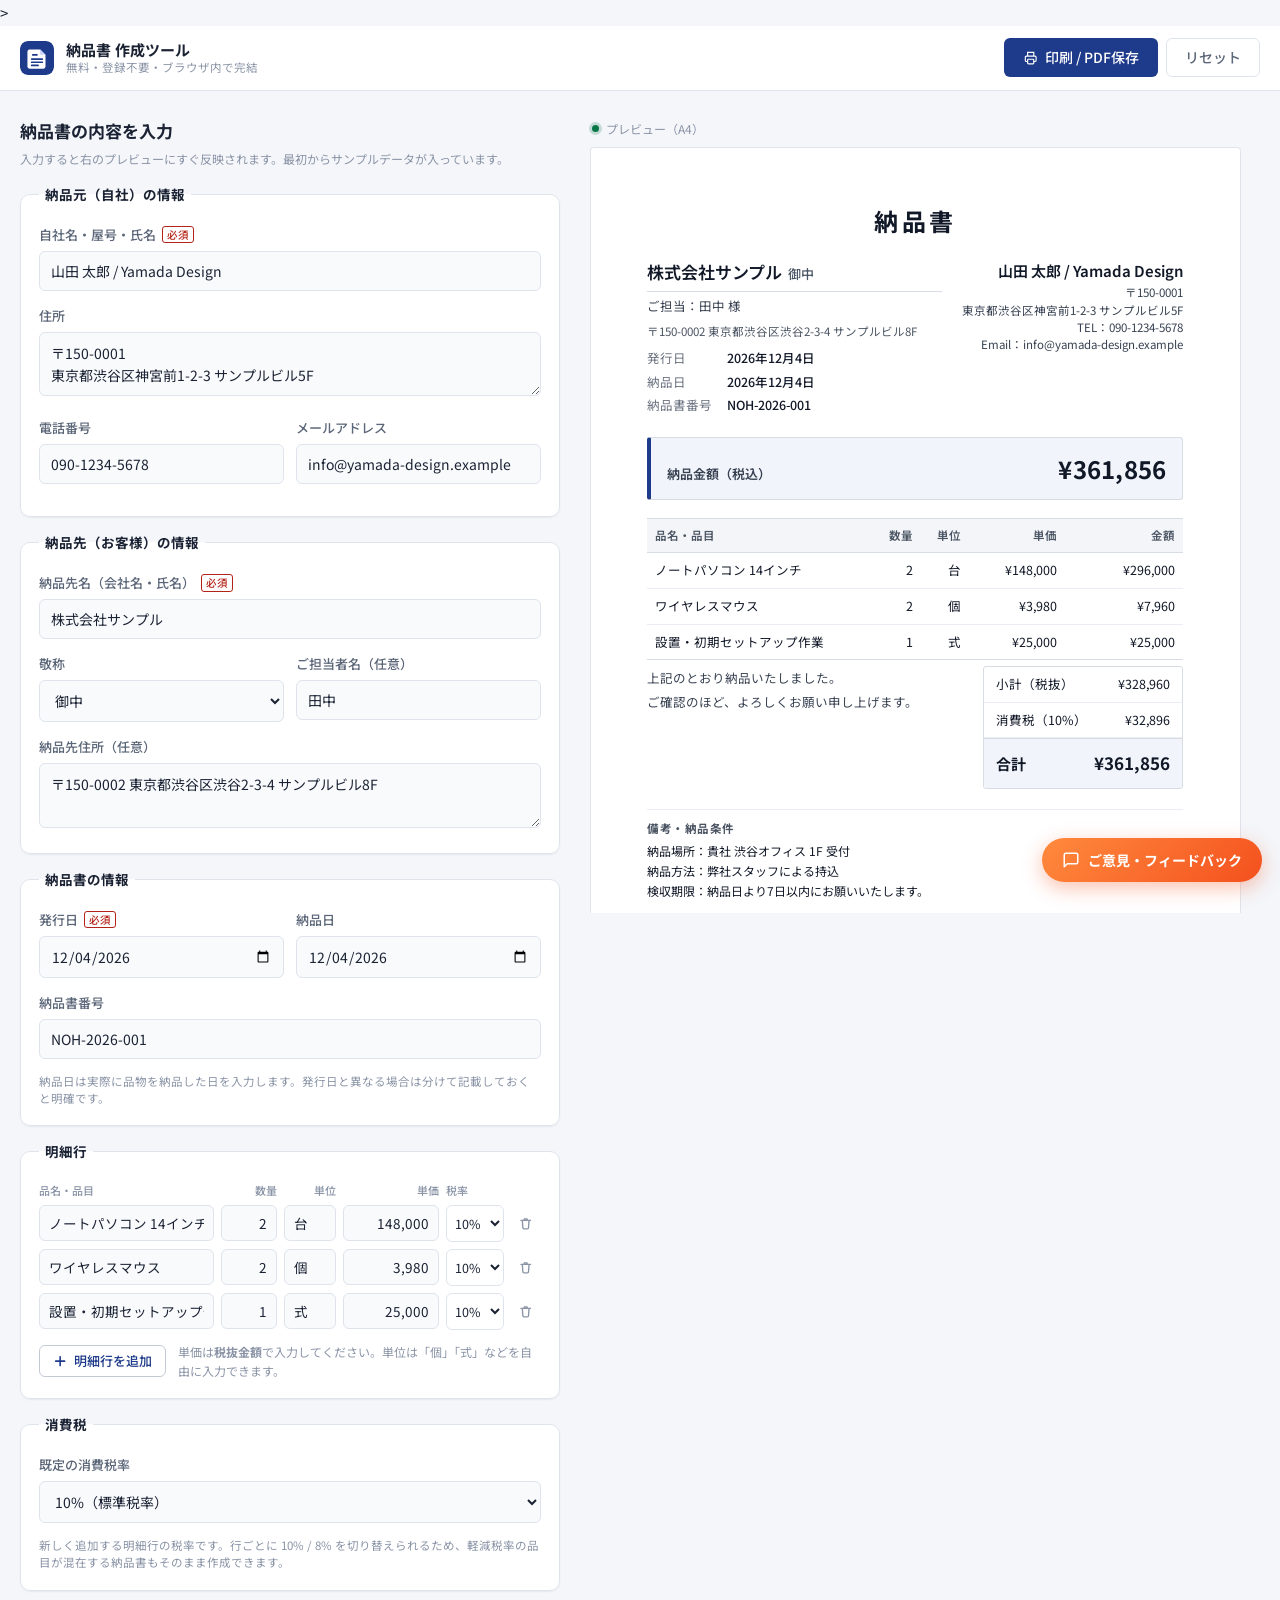
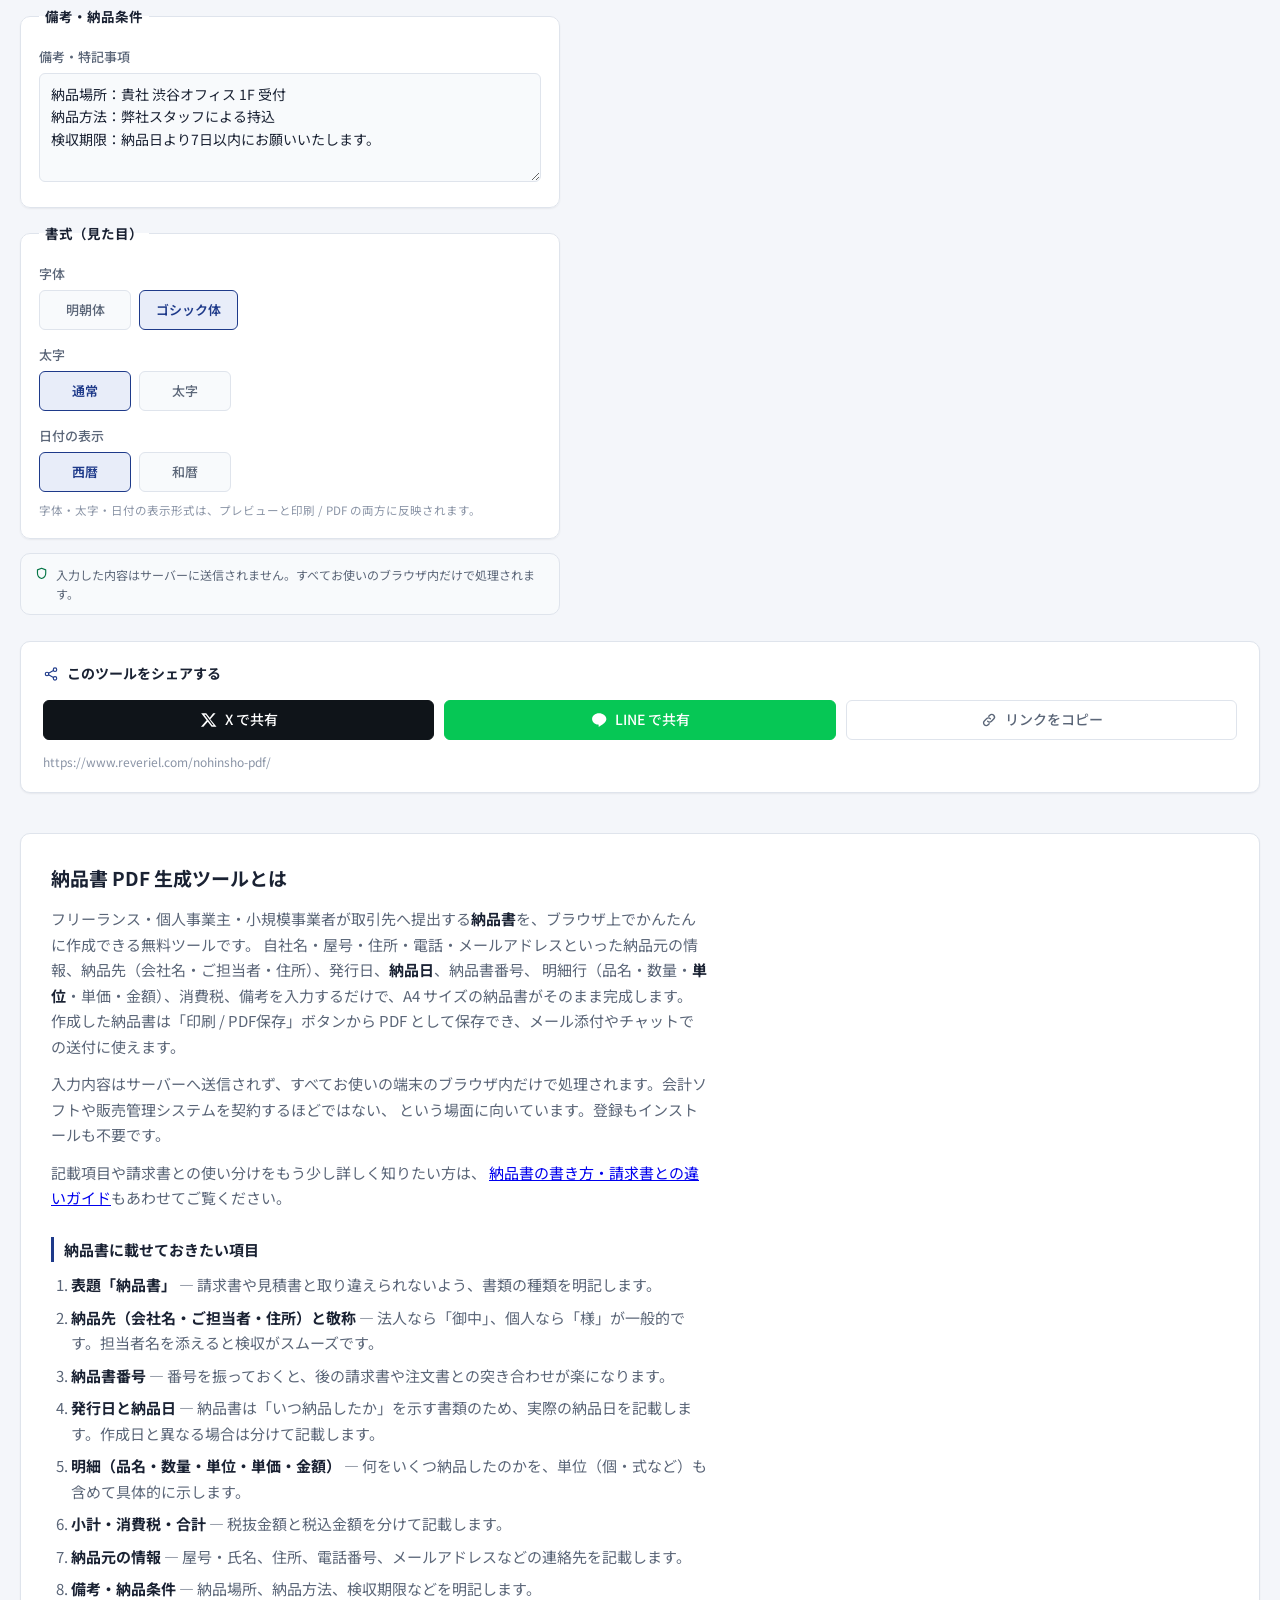
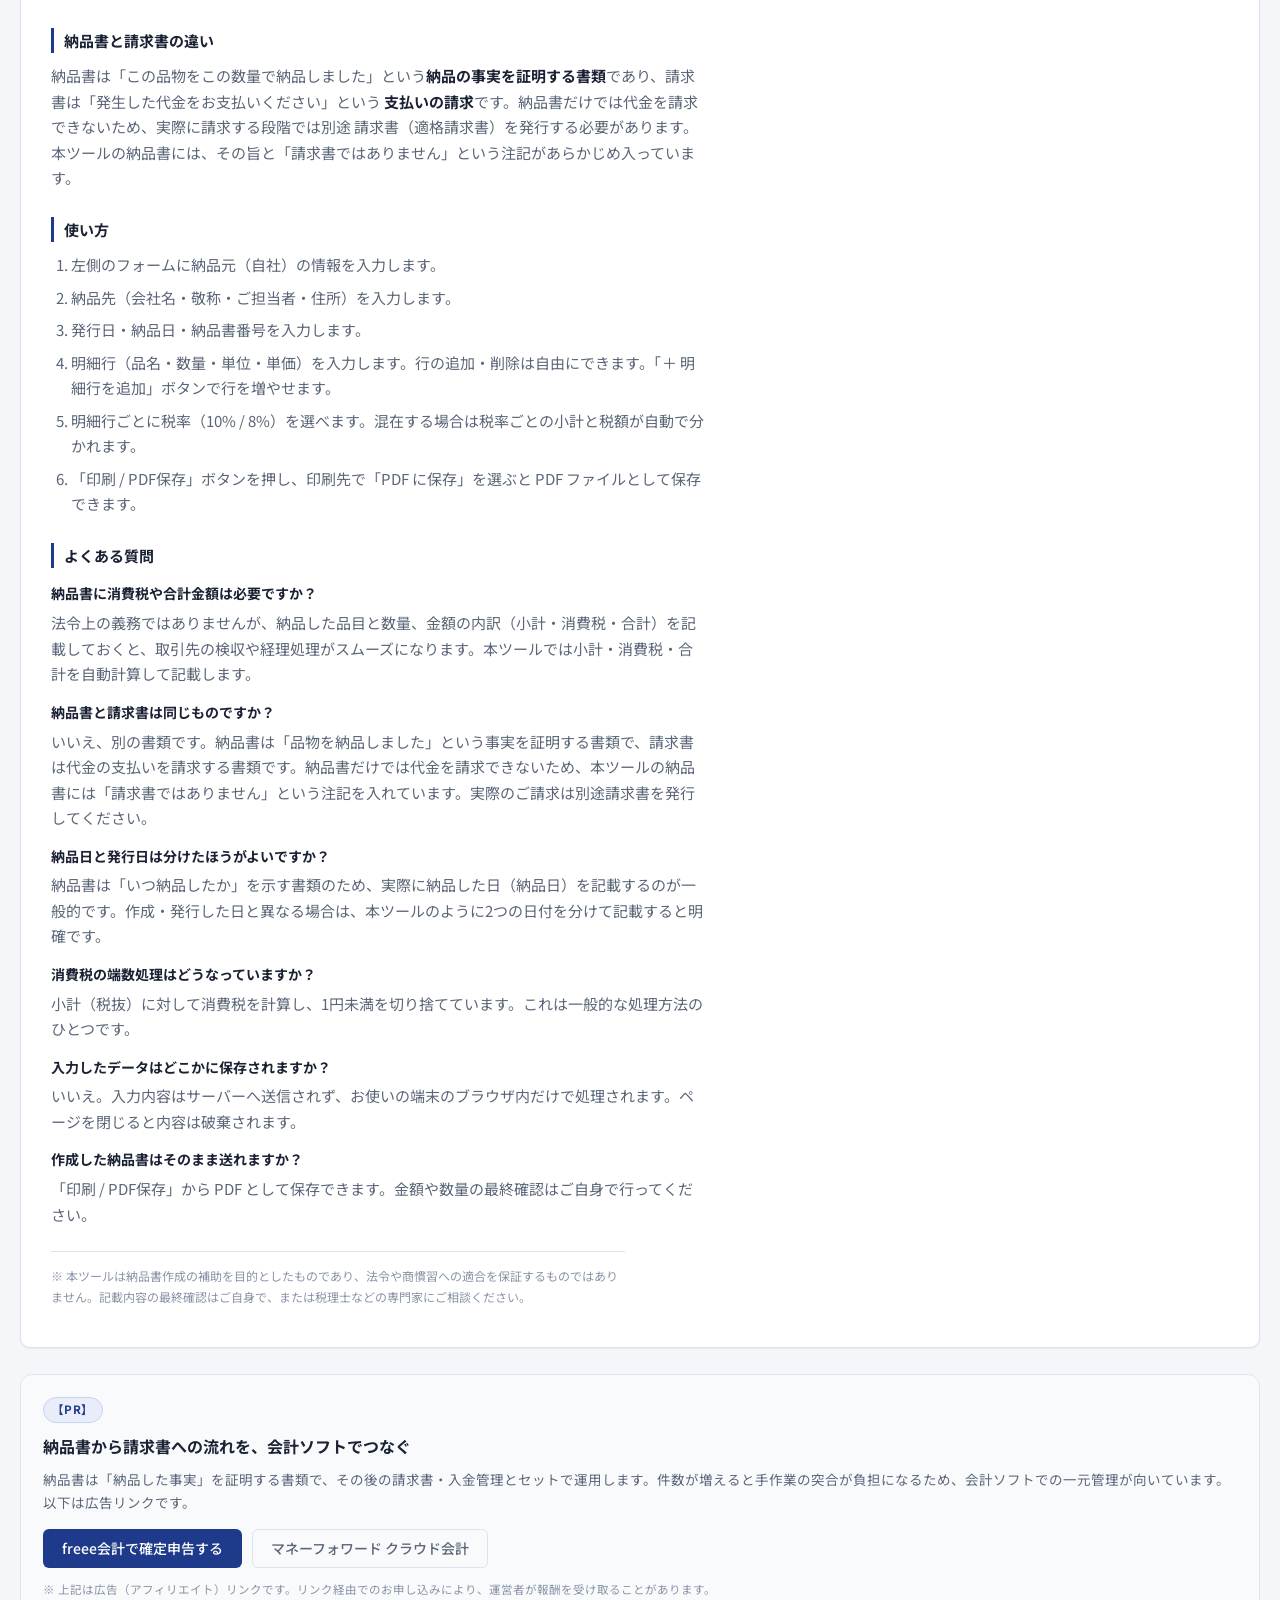
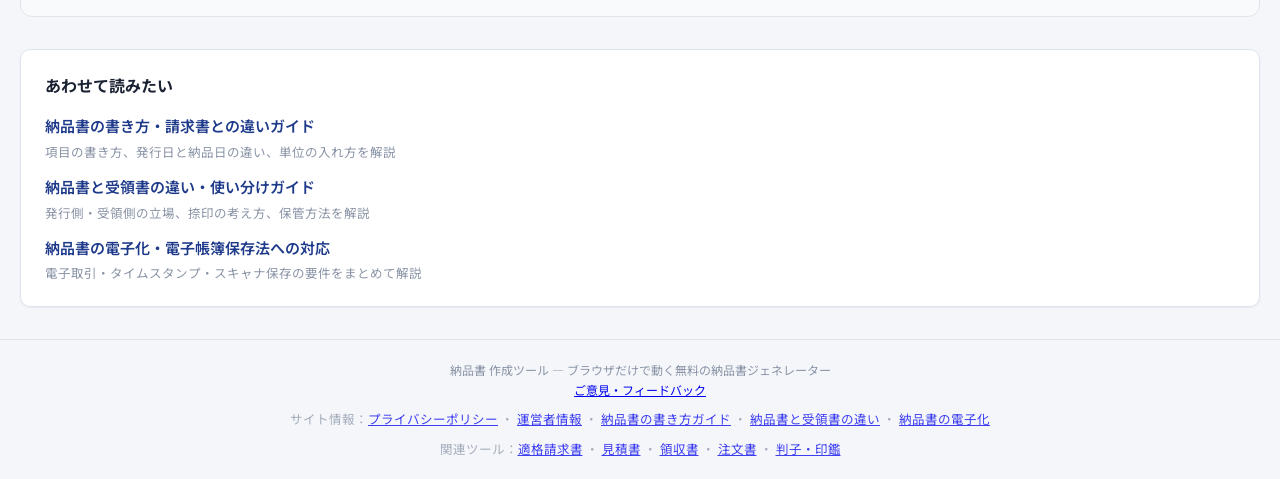
<file: index.html>
<!DOCTYPE html>
<html lang="ja">
<head>
<meta charset="UTF-8">
<meta name="viewport" content="width=device-width, initial-scale=1">
<title>納品書 PDF 生成ツール｜無料・登録不要・ブラウザだけで作成</title>
<meta name="description" content="フリーランス・個人事業主向けの納品書を無料で作成し、A4のPDFとして保存・印刷できるツールです。納品日・納品先・明細・消費税（10%/8%）を入力するだけで完成。登録不要、データはブラウザ内で処理されます。">>
<meta name="keywords" content="納品書,納品書 テンプレート,納品書 無料,納品書 PDF,納品書 書き方,個人事業主,フリーランス,納品書 フォーマット">
<meta name="robots" content="index, follow">
<link rel="canonical" href="https://www.reveriel.com/nohinsho-pdf/">
<meta property="og:type" content="website">
<meta property="og:title" content="納品書 PDF 生成ツール｜無料・登録不要">
<meta property="og:description" content="納品日・納品書番号・明細（数量・単位・単価）・消費税まで対応した納品書を無料で作成し、PDF 保存できます。ブラウザ内で完結。">
<meta property="og:locale" content="ja_JP">
<meta property="og:image" content="https://www.reveriel.com/nohinsho-pdf/og-image.png">
<meta property="og:image:width" content="1200">
<meta property="og:image:height" content="630">
<meta name="twitter:card" content="summary_large_image">
<meta name="twitter:image" content="https://www.reveriel.com/nohinsho-pdf/og-image.png">
<link rel="preconnect" href="https://fonts.googleapis.com">
<link rel="preconnect" href="https://fonts.gstatic.com" crossorigin>
<link href="https://fonts.googleapis.com/css2?family=Noto+Sans+JP:wght@400;500;700&display=swap" rel="stylesheet">
<link rel="icon" href="data:image/svg+xml,%3Csvg xmlns='http://www.w3.org/2000/svg' viewBox='0 0 32 32'%3E%3Crect width='32' height='32' rx='7' fill='%231e3a8a'/%3E%3Cpath d='M9 8h10l5 5v11a2 2 0 0 1-2 2H9a2 2 0 0 1-2-2V10a2 2 0 0 1 2-2z' fill='%23ffffff'/%3E%3Cpath d='M19 8v5h5' fill='%23c7d2fe'/%3E%3Cg stroke='%231e3a8a' stroke-width='1.6' stroke-linecap='round'%3E%3Cpath d='M12 13h4M11 17h10M11 20h10M11 23h6'/%3E%3C/g%3E%3C/svg%3E">
<link rel="stylesheet" href="style.css">
<link rel="stylesheet" href="guide.css">
<!-- Cloudflare Web Analytics --><script type='module' src='https://static.cloudflareinsights.com/beacon.min.js' data-cf-beacon='{"token": "6fc01bf3ac5e457ba1bd16b91e5b653e"}'></script><!-- End Cloudflare Web Analytics -->
<script type="application/ld+json">
{
  "@context": "https://schema.org",
  "@graph": [
    {
      "@type": "WebApplication",
      "name": "納品書 PDF 生成ツール",
      "applicationCategory": "BusinessApplication",
      "operatingSystem": "Web",
      "description": "フリーランス・個人事業主・小規模事業者向けの納品書をブラウザ上で作成し、A4 の PDF として保存・印刷できる無料ツールです。",
      "offers": { "@type": "Offer", "price": "0", "priceCurrency": "JPY" },
      "featureList": [
        "発行日・納品日・納品書番号の記載",
        "納品先（会社名・担当者・住所）と納品元（自社）の記載",
        "明細行の追加・削除と自動計算（品名・数量・単位・単価・金額）",
        "消費税率 10% / 8%（軽減税率）の切り替え",
        "A4 縦の印刷・PDF 保存",
        "入力内容はブラウザ内のみで処理"
      ],
      "inLanguage": "ja"
    },
    {
      "@type": "FAQPage",
      "mainEntity": [
        {
          "@type": "Question",
          "name": "納品書に消費税や合計金額は必要ですか？",
          "acceptedAnswer": {
            "@type": "Answer",
            "text": "法令上の義務ではありませんが、納品した品目と数量、金額の内訳（小計・消費税・合計）を記載しておくと、取引先の検収や経理処理がスムーズになります。本ツールでは小計・消費税・合計を自動計算して記載します。"
          }
        },
        {
          "@type": "Question",
          "name": "納品書と請求書は同じものですか？",
          "acceptedAnswer": {
            "@type": "Answer",
            "text": "いいえ、別の書類です。納品書は「品物を納品しました」という事実を証明する書類で、請求書は「代金をお支払いください」という支払いの請求書です。納品書だけでは代金を請求できないため、本ツールの納品書には「請求書ではありません」という注記を入れています。実際のご請求は別途請求書を発行してください。"
          }
        },
        {
          "@type": "Question",
          "name": "納品日と発行日は分けたほうがよいですか？",
          "acceptedAnswer": {
            "@type": "Answer",
            "text": "納品書は「いつ納品したか」を示す書類のため、実際に納品した日（納品日）を記載するのが一般的です。書類を作成・発行した日（発行日）と異なる場合は、本ツールのように2つの日付を分けて記載すると明確です。"
          }
        },
        {
          "@type": "Question",
          "name": "消費税の端数処理はどうなっていますか？",
          "acceptedAnswer": {
            "@type": "Answer",
            "text": "小計（税抜）に対して消費税を計算し、1円未満を切り捨てています。これは一般的な処理方法のひとつです。"
          }
        },
        {
          "@type": "Question",
          "name": "入力した内容はサーバーに送信されますか？",
          "acceptedAnswer": {
            "@type": "Answer",
            "text": "いいえ。入力内容はサーバーへ送信されず、お使いの端末のブラウザ内だけで処理されます。ページを閉じると内容は破棄されます。"
          }
        }
      ]
    }
  ]
}
</script>
</head>
<body>

<header class="site-header no-print">
  <div class="wrap header-inner">
    <div class="brand">
      <svg class="brand-mark" viewBox="0 0 32 32" aria-hidden="true">
        <rect width="32" height="32" rx="7" fill="currentColor"/>
        <path d="M9 8h10l5 5v11a2 2 0 0 1-2 2H9a2 2 0 0 1-2-2V10a2 2 0 0 1 2-2z" fill="#fff"/>
        <path d="M19 8v5h5" fill="#c7d2fe"/>
        <g stroke="currentColor" stroke-width="1.6" stroke-linecap="round">
          <path d="M12 13h4M11 17h10M11 20h10M11 23h6"/>
        </g>
      </svg>
      <div class="brand-text">
        <strong>納品書 作成ツール</strong>
        <span>無料・登録不要・ブラウザ内で完結</span>
      </div>
    </div>

    <div class="header-actions">
      <button type="button" class="btn btn-primary" id="printBtn">
        <svg viewBox="0 0 20 20" aria-hidden="true" class="ic">
          <path d="M6 7V3h8v4M6 15H4.5A1.5 1.5 0 0 1 3 13.5v-4A1.5 1.5 0 0 1 4.5 8h11A1.5 1.5 0 0 1 17 9.5v4a1.5 1.5 0 0 1-1.5 1.5H14" fill="none" stroke="currentColor" stroke-width="1.5" stroke-linecap="round"/>
          <rect x="6" y="12" width="8" height="6" rx="1" fill="none" stroke="currentColor" stroke-width="1.5"/>
        </svg>
        印刷 / PDF保存
      </button>
      <button type="button" class="btn btn-ghost" id="resetBtn">リセット</button>
    </div>
  </div>
</header>

<main class="wrap">

  <div class="layout">

  <!-- ============ 入力フォーム ============ -->
  <section class="pane form-pane no-print" aria-label="入力フォーム">
    <div class="pane-head">
      <h2>納品書の内容を入力</h2>
      <p class="hint">入力すると右のプレビューにすぐ反映されます。最初からサンプルデータが入っています。</p>
    </div>

    <form id="deliveryForm" autocomplete="off" novalidate>

      <datalist id="unitOptions">
        <option value="個"></option>
        <option value="本"></option>
        <option value="枚"></option>
        <option value="箱"></option>
        <option value="台"></option>
        <option value="式"></option>
        <option value="セット"></option>
        <option value="袋"></option>
        <option value="kg"></option>
        <option value="m"></option>
        <option value="時間"></option>
        <option value="日"></option>
      </datalist>

      <fieldset class="card">
        <legend>納品元（自社）の情報</legend>

        <div class="field">
          <label for="issuerName">自社名・屋号・氏名<span class="req">必須</span></label>
          <input type="text" id="issuerName" name="issuerName" placeholder="例：山田 太郎 / Yamada Design">
        </div>

        <div class="field">
          <label for="issuerAddress">住所</label>
          <textarea id="issuerAddress" name="issuerAddress" rows="2" placeholder="例：〒150-0001 東京都渋谷区神宮前1-2-3 サンプルビル5F"></textarea>
        </div>

        <div class="grid-2">
          <div class="field">
            <label for="issuerPhone">電話番号</label>
            <input type="text" id="issuerPhone" name="issuerPhone" inputmode="tel" placeholder="例：090-1234-5678">
          </div>
          <div class="field">
            <label for="issuerEmail">メールアドレス</label>
            <input type="text" id="issuerEmail" name="issuerEmail" inputmode="email" spellcheck="false" placeholder="例：info@example.com">
          </div>
        </div>
      </fieldset>

      <fieldset class="card">
        <legend>納品先（お客様）の情報</legend>

        <div class="field">
          <label for="clientName">納品先名（会社名・氏名）<span class="req">必須</span></label>
          <input type="text" id="clientName" name="clientName" placeholder="例：株式会社サンプル">
        </div>

        <div class="grid-2">
          <div class="field">
            <label for="clientHonorific">敬称</label>
            <select id="clientHonorific" name="clientHonorific">
              <option value="御中" selected>御中</option>
              <option value="様">様</option>
              <option value="">（付けない）</option>
            </select>
          </div>
          <div class="field">
            <label for="clientContact">ご担当者名（任意）</label>
            <input type="text" id="clientContact" name="clientContact" placeholder="例：田中">
          </div>
        </div>

        <div class="field">
          <label for="clientAddress">納品先住所（任意）</label>
          <textarea id="clientAddress" name="clientAddress" rows="2" placeholder="例：〒150-0002 東京都渋谷区渋谷2-3-4 サンプルビル8F"></textarea>
        </div>
      </fieldset>

      <fieldset class="card">
        <legend>納品書の情報</legend>

        <div class="grid-2">
          <div class="field">
            <label for="issueDate">発行日<span class="req">必須</span></label>
            <input type="date" id="issueDate" name="issueDate">
          </div>
          <div class="field">
            <label for="deliveryDate">納品日</label>
            <input type="date" id="deliveryDate" name="deliveryDate">
          </div>
        </div>

        <div class="field">
          <label for="docNo">納品書番号</label>
          <input type="text" id="docNo" name="docNo" spellcheck="false" placeholder="例：NOH-2026-001">
        </div>
        <p class="help">納品日は実際に品物を納品した日を入力します。発行日と異なる場合は分けて記載しておくと明確です。</p>
      </fieldset>

      <fieldset class="card">
        <legend>明細行</legend>

        <div class="rows-head" aria-hidden="true">
          <span class="c-name">品名・品目</span>
          <span class="c-qty">数量</span>
          <span class="c-unit">単位</span>
          <span class="c-price">単価</span>
          <span class="c-rate">税率</span>
          <span class="c-del"></span>
        </div>

        <div id="rowsContainer" class="rows"></div>

        <div class="rows-actions">
          <button type="button" class="btn btn-outline btn-sm" id="addRowBtn">
            <svg viewBox="0 0 16 16" aria-hidden="true" class="ic"><path d="M8 3v10M3 8h10" fill="none" stroke="currentColor" stroke-width="1.8" stroke-linecap="round"/></svg>
            明細行を追加
          </button>
          <p class="hint">単価は<strong>税抜金額</strong>で入力してください。単位は「個」「式」などを自由に入力できます。</p>
        </div>
      </fieldset>

      <fieldset class="card">
        <legend>消費税</legend>

        <div class="field">
          <label for="taxRate">既定の消費税率</label>
          <select id="taxRate" name="taxRate">
            <option value="10" selected>10%（標準税率）</option>
            <option value="8">8%（軽減税率）</option>
          </select>
        </div>
        <p class="help">新しく追加する明細行の税率です。行ごとに 10% / 8% を切り替えられるため、軽減税率の品目が混在する納品書もそのまま作成できます。</p>
      </fieldset>

      <fieldset class="card">
        <legend>備考・納品条件</legend>

        <div class="field">
          <label for="notes">備考・特記事項</label>
          <textarea id="notes" name="notes" rows="4" placeholder="例：納品場所：貴社 1F 受付&#10;検収期限：納品日より7日以内"></textarea>
        </div>
      </fieldset>

      <fieldset class="card">
        <legend>書式（見た目）</legend>

        <div class="seg-field">
          <span class="seg-label">字体</span>
          <div class="seg-group" role="radiogroup" aria-label="字体">
            <label class="seg"><input type="radio" name="docFont" value="mincho"><span>明朝体</span></label>
            <label class="seg"><input type="radio" name="docFont" value="gothic" checked><span>ゴシック体</span></label>
          </div>
        </div>

        <div class="seg-field">
          <span class="seg-label">太字</span>
          <div class="seg-group" role="radiogroup" aria-label="太字">
            <label class="seg"><input type="radio" name="docWeight" value="normal" checked><span>通常</span></label>
            <label class="seg"><input type="radio" name="docWeight" value="bold"><span>太字</span></label>
          </div>
        </div>

        <div class="seg-field">
          <span class="seg-label">日付の表示</span>
          <div class="seg-group" role="radiogroup" aria-label="日付の表示">
            <label class="seg"><input type="radio" name="dateEra" value="seireki" checked><span>西暦</span></label>
            <label class="seg"><input type="radio" name="dateEra" value="wareki"><span>和暦</span></label>
          </div>
        </div>

        <p class="help">字体・太字・日付の表示形式は、プレビューと印刷 / PDF の両方に反映されます。</p>
      </fieldset>

      <p class="privacy-note">
        <svg viewBox="0 0 16 16" aria-hidden="true" class="ic"><path d="M8 1.5 3 3.5v4c0 3 2.1 5.6 5 6.5 2.9-.9 5-3.5 5-6.5v-4L8 1.5z" fill="none" stroke="currentColor" stroke-width="1.4" stroke-linejoin="round"/></svg>
        入力した内容はサーバーに送信されません。すべてお使いのブラウザ内だけで処理されます。
      </p>
    </form>
  </section>

  <!-- ============ プレビュー / 印刷対象 ============ -->
  <section class="pane preview-pane" aria-label="プレビュー">
    <div class="preview-bar no-print">
      <span class="dot"></span> プレビュー（A4）
    </div>

    <div class="paper-wrap">
      <article class="paper" id="paper">
        <h1 class="doc-title">納品書</h1>

        <header class="doc-head">
          <div class="doc-head-left">
            <p class="doc-to">
              <span class="client-name" id="pvClientName">株式会社サンプル</span><span class="honorific" id="pvHonorific">御中</span>
            </p>
            <p class="doc-contact" id="pvContactLine" hidden>ご担当：<span id="pvContact"></span> 様</p>
            <p class="doc-address" id="pvClientAddress" hidden></p>
            <p class="doc-meta-line">
              <span class="meta-label">発行日</span>
              <span id="pvDate"></span>
            </p>
            <p class="doc-meta-line" id="pvDeliveryLine" hidden>
              <span class="meta-label">納品日</span>
              <span id="pvDelivery"></span>
            </p>
            <p class="doc-meta-line" id="pvNoLine" hidden>
              <span class="meta-label">納品書番号</span>
              <span id="pvNo"></span>
            </p>
          </div>

          <div class="doc-head-right">
            <p class="issuer-name" id="pvIssuerName">山田 太郎</p>
            <p class="issuer-meta" id="pvIssuerAddress" hidden></p>
            <p class="issuer-meta" id="pvIssuerPhone" hidden></p>
            <p class="issuer-meta" id="pvIssuerEmail" hidden></p>
          </div>
        </header>

        <div class="total-banner">
          <span class="total-label">納品金額（税込）</span>
          <span class="total-value" id="pvTotal">¥0</span>
        </div>

        <table class="items-table">
          <thead>
            <tr>
              <th class="th-name">品名・品目</th>
              <th class="th-qty">数量</th>
              <th class="th-unit">単位</th>
              <th class="th-price">単価</th>
              <th class="th-amount">金額</th>
            </tr>
          </thead>
          <tbody id="pvItems"></tbody>
        </table>

        <div class="summary">
          <div class="summary-note">
            <p class="summary-lead">上記のとおり納品いたしました。<br>ご確認のほど、よろしくお願い申し上げます。</p>
          </div>

          <div class="summary-totals">
            <div class="sum-row">
              <span>小計（税抜）</span>
              <span class="num" id="pvSubtotal">¥0</span>
            </div>
            <div class="sum-row">
              <span id="pvTaxLabel">消費税（10%）</span>
              <span class="num" id="pvTaxTotal">¥0</span>
            </div>
            <p class="tax-break" id="pvTaxBreak" hidden></p>
            <div class="sum-row sum-grand">
              <span>合計</span>
              <span class="num" id="pvGrand">¥0</span>
            </div>
          </div>
        </div>

        <footer class="doc-foot">
          <div class="foot-block" id="pvNotesBlock" hidden>
            <h2 class="foot-title">備考・納品条件</h2>
            <p class="foot-body" id="pvNotes"></p>
          </div>
        </footer>

        <p class="paper-footnote" id="pvPaperNote" hidden></p>
      </article>
    </div>
  </section>

  <!-- ============ シェア（バイラル導線） ============ -->
  <section class="share-block no-print" id="shareBlock" aria-label="share">
    <p class="share-block-title">
      <svg viewBox="0 0 24 24" fill="none" stroke="currentColor" stroke-width="1.7" stroke-linecap="round" stroke-linejoin="round" aria-hidden="true"><circle cx="18" cy="5.5" r="2.6"/><circle cx="6" cy="12" r="2.6"/><circle cx="18" cy="18.5" r="2.6"/><path d="M8.3 10.8 15.7 6.7M8.3 13.2l7.4 4.1"/></svg>
      <span>このツールをシェアする</span>
    </p>
    <div class="share-row">
      <button class="btn share-btn share-x" id="shareXBtn" type="button" aria-label="X">
        <svg class="share-logo" viewBox="0 0 24 24" fill="currentColor" aria-hidden="true"><path d="M17.53 3h3.24l-7.08 8.09L22 21h-6.52l-5.11-6.68L4.53 21H1.29l7.57-8.66L1.6 3h6.69l4.62 6.1L17.53 3Zm-1.14 16.06h1.8L7.7 4.85H5.77l10.62 14.21Z"/></svg>
        <span>X で共有</span>
      </button>
      <button class="btn share-btn share-line" id="shareLineBtn" type="button" aria-label="LINE">
        <svg class="share-logo" viewBox="0 0 24 24" fill="currentColor" aria-hidden="true"><path d="M12 3C6.9 3 2.8 6.4 2.8 10.6c0 3.77 3.35 6.93 7.88 7.53.31.07.73.2.83.47.1.24.06.62.03.87l-.13.83c-.04.24-.19.94.82.51 1.01-.42 5.44-3.2 7.42-5.48 1.37-1.47 2.13-2.96 2.13-4.73C21.78 6.4 17.1 3 12 3Z"/></svg>
        <span>LINE で共有</span>
      </button>
      <button class="btn share-btn share-copy" id="shareCopyBtn" type="button" aria-label="copy link">
        <svg class="share-logo" viewBox="0 0 24 24" fill="none" stroke="currentColor" stroke-width="1.8" stroke-linecap="round" stroke-linejoin="round" aria-hidden="true"><path d="M10.2 13.7a3.6 3.6 0 0 0 5.1 0l2.9-2.9a3.6 3.6 0 0 0-5.1-5.1l-1.4 1.4"/><path d="M13.8 10.3a3.6 3.6 0 0 0-5.1 0l-2.9 2.9a3.6 3.6 0 0 0 5.1 5.1l1.4-1.4"/></svg>
        <span id="shareCopyLabel">リンクをコピー</span>
      </button>
    </div>
    <p class="share-url" id="shareUrlText"></p>
  </section>

  <!-- ============ SEO 説明文 ============ -->
  </div>

  <section class="seo no-print" aria-label="ツールについて">
    <h2>納品書 PDF 生成ツールとは</h2>
    <p>
      フリーランス・個人事業主・小規模事業者が取引先へ提出する<strong>納品書</strong>を、ブラウザ上でかんたんに作成できる無料ツールです。
      自社名・屋号・住所・電話・メールアドレスといった納品元の情報、納品先（会社名・ご担当者・住所）、発行日、<strong>納品日</strong>、納品書番号、
      明細行（品名・数量・<strong>単位</strong>・単価・金額）、消費税、備考を入力するだけで、A4 サイズの納品書がそのまま完成します。
      作成した納品書は「印刷 / PDF保存」ボタンから PDF として保存でき、メール添付やチャットでの送付に使えます。
    </p>
    <p>
      入力内容はサーバーへ送信されず、すべてお使いの端末のブラウザ内だけで処理されます。会計ソフトや販売管理システムを契約するほどではない、
      という場面に向いています。登録もインストールも不要です。
    </p>
    <p>
      記載項目や請求書との使い分けをもう少し詳しく知りたい方は、
      <a href="kakikata.html">納品書の書き方・請求書との違いガイド</a>もあわせてご覧ください。
    </p>

    <h3>納品書に載せておきたい項目</h3>
    <ol class="seo-list">
      <li><strong>表題「納品書」</strong> — 請求書や見積書と取り違えられないよう、書類の種類を明記します。</li>
      <li><strong>納品先（会社名・ご担当者・住所）と敬称</strong> — 法人なら「御中」、個人なら「様」が一般的です。担当者名を添えると検収がスムーズです。</li>
      <li><strong>納品書番号</strong> — 番号を振っておくと、後の請求書や注文書との突き合わせが楽になります。</li>
      <li><strong>発行日と納品日</strong> — 納品書は「いつ納品したか」を示す書類のため、実際の納品日を記載します。作成日と異なる場合は分けて記載します。</li>
      <li><strong>明細（品名・数量・単位・単価・金額）</strong> — 何をいくつ納品したのかを、単位（個・式など）も含めて具体的に示します。</li>
      <li><strong>小計・消費税・合計</strong> — 税抜金額と税込金額を分けて記載します。</li>
      <li><strong>納品元の情報</strong> — 屋号・氏名、住所、電話番号、メールアドレスなどの連絡先を記載します。</li>
      <li><strong>備考・納品条件</strong> — 納品場所、納品方法、検収期限などを明記します。</li>
    </ol>

    <h3>納品書と請求書の違い</h3>
    <p>
      納品書は「この品物をこの数量で納品しました」という<strong>納品の事実を証明する書類</strong>であり、請求書は「発生した代金をお支払いください」という
      <strong>支払いの請求</strong>です。納品書だけでは代金を請求できないため、実際に請求する段階では別途 請求書（適格請求書）を発行する必要があります。
      本ツールの納品書には、その旨と「請求書ではありません」という注記があらかじめ入っています。
    </p>

    <h3>使い方</h3>
    <ol class="seo-list">
      <li>左側のフォームに納品元（自社）の情報を入力します。</li>
      <li>納品先（会社名・敬称・ご担当者・住所）を入力します。</li>
      <li>発行日・納品日・納品書番号を入力します。</li>
      <li>明細行（品名・数量・単位・単価）を入力します。行の追加・削除は自由にできます。「＋ 明細行を追加」ボタンで行を増やせます。</li>
      <li>明細行ごとに税率（10% / 8%）を選べます。混在する場合は税率ごとの小計と税額が自動で分かれます。</li>
      <li>「印刷 / PDF保存」ボタンを押し、印刷先で「PDF に保存」を選ぶと PDF ファイルとして保存できます。</li>
    </ol>

    <h3 id="faqTitle">よくある質問</h3>
    <dl class="faq">
      <dt>納品書に消費税や合計金額は必要ですか？</dt>
      <dd>法令上の義務ではありませんが、納品した品目と数量、金額の内訳（小計・消費税・合計）を記載しておくと、取引先の検収や経理処理がスムーズになります。本ツールでは小計・消費税・合計を自動計算して記載します。</dd>

      <dt>納品書と請求書は同じものですか？</dt>
      <dd>いいえ、別の書類です。納品書は「品物を納品しました」という事実を証明する書類で、請求書は代金の支払いを請求する書類です。納品書だけでは代金を請求できないため、本ツールの納品書には「請求書ではありません」という注記を入れています。実際のご請求は別途請求書を発行してください。</dd>

      <dt>納品日と発行日は分けたほうがよいですか？</dt>
      <dd>納品書は「いつ納品したか」を示す書類のため、実際に納品した日（納品日）を記載するのが一般的です。作成・発行した日と異なる場合は、本ツールのように2つの日付を分けて記載すると明確です。</dd>

      <dt>消費税の端数処理はどうなっていますか？</dt>
      <dd>小計（税抜）に対して消費税を計算し、1円未満を切り捨てています。これは一般的な処理方法のひとつです。</dd>

      <dt>入力したデータはどこかに保存されますか？</dt>
      <dd>いいえ。入力内容はサーバーへ送信されず、お使いの端末のブラウザ内だけで処理されます。ページを閉じると内容は破棄されます。</dd>

      <dt>作成した納品書はそのまま送れますか？</dt>
      <dd>「印刷 / PDF保存」から PDF として保存できます。金額や数量の最終確認はご自身で行ってください。</dd>
    </dl>

    <p class="disclaimer">
      ※ 本ツールは納品書作成の補助を目的としたものであり、法令や商慣習への適合を保証するものではありません。記載内容の最終確認はご自身で、または税理士などの専門家にご相談ください。
    </p>
  </section>
</main>

<!-- ============ 【PR】会計ソフト（アフィリエイト） ============
     A8 Link Manager 連携済み：提携承認後、下の広告主URLは自動的に計測URLへ変換されます。
     日本語ページ専用（中文ページには貼らない）。 -->
<section class="wrap pr-affiliate no-print" lang="ja" aria-labelledby="prTitle">
  <div class="pr-box">
    <p class="pr-badge">【PR】</p>
    <h2 class="pr-title" id="prTitle">納品書から請求書への流れを、会計ソフトでつなぐ</h2>
    <p class="pr-lead">納品書は「納品した事実」を証明する書類で、その後の請求書・入金管理とセットで運用します。件数が増えると手作業の突合が負担になるため、会計ソフトでの一元管理が向いています。以下は広告リンクです。</p>
    <div class="pr-actions">
      <a class="pr-link btn btn-primary" href="https://www.freee.co.jp/" target="_blank" rel="nofollow sponsored noopener">freee会計で確定申告する</a>
      <a class="pr-link btn btn-ghost" href="https://biz.moneyforward.com/" target="_blank" rel="nofollow sponsored noopener">マネーフォワード クラウド会計</a>
    </div>
    <p class="pr-note">※ 上記は広告（アフィリエイト）リンクです。リンク経由でのお申し込みにより、運営者が報酬を受け取ることがあります。</p>
    <img class="pr-pixel" src="[data-uri]" width="1" height="1" alt="" aria-hidden="true">
  </div>
</section>


<!-- ============ あわせて読みたい（書き方ガイド） ============ -->
<section class="seo-guide no-print" aria-label="書き方ガイド">
  <div class="wrap">
    <section class="guide-related" aria-labelledby="relGuideTitle">
      <h2 id="relGuideTitle">あわせて読みたい</h2>
      <ul>
        <li><a href="kakikata.html">納品書の書き方・請求書との違いガイド<span class="rel-desc">項目の書き方、発行日と納品日の違い、単位の入れ方を解説</span></a></li>
        <li><a href="nohinsho-vs-juryosho.html">納品書と受領書の違い・使い分けガイド<span class="rel-desc">発行側・受領側の立場、捺印の考え方、保管方法を解説</span></a></li>
        <li><a href="denshika.html">納品書の電子化・電子帳簿保存法への対応<span class="rel-desc">電子取引・タイムスタンプ・スキャナ保存の要件をまとめて解説</span></a></li>
      </ul>
    </section>
  </div>
</section>

<footer class="site-footer no-print">
  <div class="wrap">
    <p>納品書 作成ツール — ブラウザだけで動く無料の納品書ジェネレーター</p>
    <p><a href="https://docs.google.com/forms/d/e/1FAIpQLSfHGUfgAlViT3TFiVtJi_EpJ4ioUpd9oGyaJ7rehEV-gBH_PA/viewform?usp=pp_url&amp;entry.1745177199=%E7%B4%8D%E5%93%81%E6%9B%B8" target="_blank" rel="noopener">ご意見・フィードバック</a></p>
    <p style="margin-top:8px;font-size:12.5px;opacity:.75;">サイト情報：<a href="privacy.html">プライバシーポリシー</a> ・ <a href="company.html">運営者情報</a> ・ <a href="kakikata.html">納品書の書き方ガイド</a> ・ <a href="nohinsho-vs-juryosho.html">納品書と受領書の違い</a> ・ <a href="denshika.html">納品書の電子化</a></p>
    <p style="margin-top:8px;font-size:12.5px;opacity:.75;">関連ツール：<a href="https://www.reveriel.com/japan-invoice-pdf/">適格請求書</a> ・ <a href="https://www.reveriel.com/mitsumori-pdf/">見積書</a> ・ <a href="https://www.reveriel.com/ryoshusho-pdf/">領収書</a> ・ <a href="https://www.reveriel.com/chumonsho-pdf/">注文書</a> ・ <a href="https://www.reveriel.com/hanko-generator/">判子・印鑑</a></p>
  </div>
</footer>

<script src="script.js"></script>
<!-- フィードバックFAB（右下固定・常時表示） -->
<a href="https://docs.google.com/forms/d/e/1FAIpQLSfHGUfgAlViT3TFiVtJi_EpJ4ioUpd9oGyaJ7rehEV-gBH_PA/viewform?usp=pp_url&amp;entry.1745177199=%E7%B4%8D%E5%93%81%E6%9B%B8" target="_blank" rel="noopener" class="feedback-fab" aria-label="ご意見・フィードバックを送る">
  <svg viewBox="0 0 24 24" fill="none" stroke="currentColor" stroke-width="2" stroke-linecap="round" stroke-linejoin="round" aria-hidden="true"><path d="M21 15a2 2 0 0 1-2 2H7l-4 4V5a2 2 0 0 1 2-2h14a2 2 0 0 1 2 2z"/></svg>
  <span>ご意見・フィードバック</span>
</a>
<script src="feedback.js" defer></script>
<!-- A8 Link Manager：提携承認後、下の広告主URLが自動的に計測URLへ変換されます -->
<script src="https://statics.8me.jp/a8link/a8linkmgr.js"></script>
<script>if (typeof a8linkmgr === "function") { a8linkmgr({ "config_id": "6bNHGyHGa4qQLbQQiZks" }); }</script>
</body>
</html>
</file>
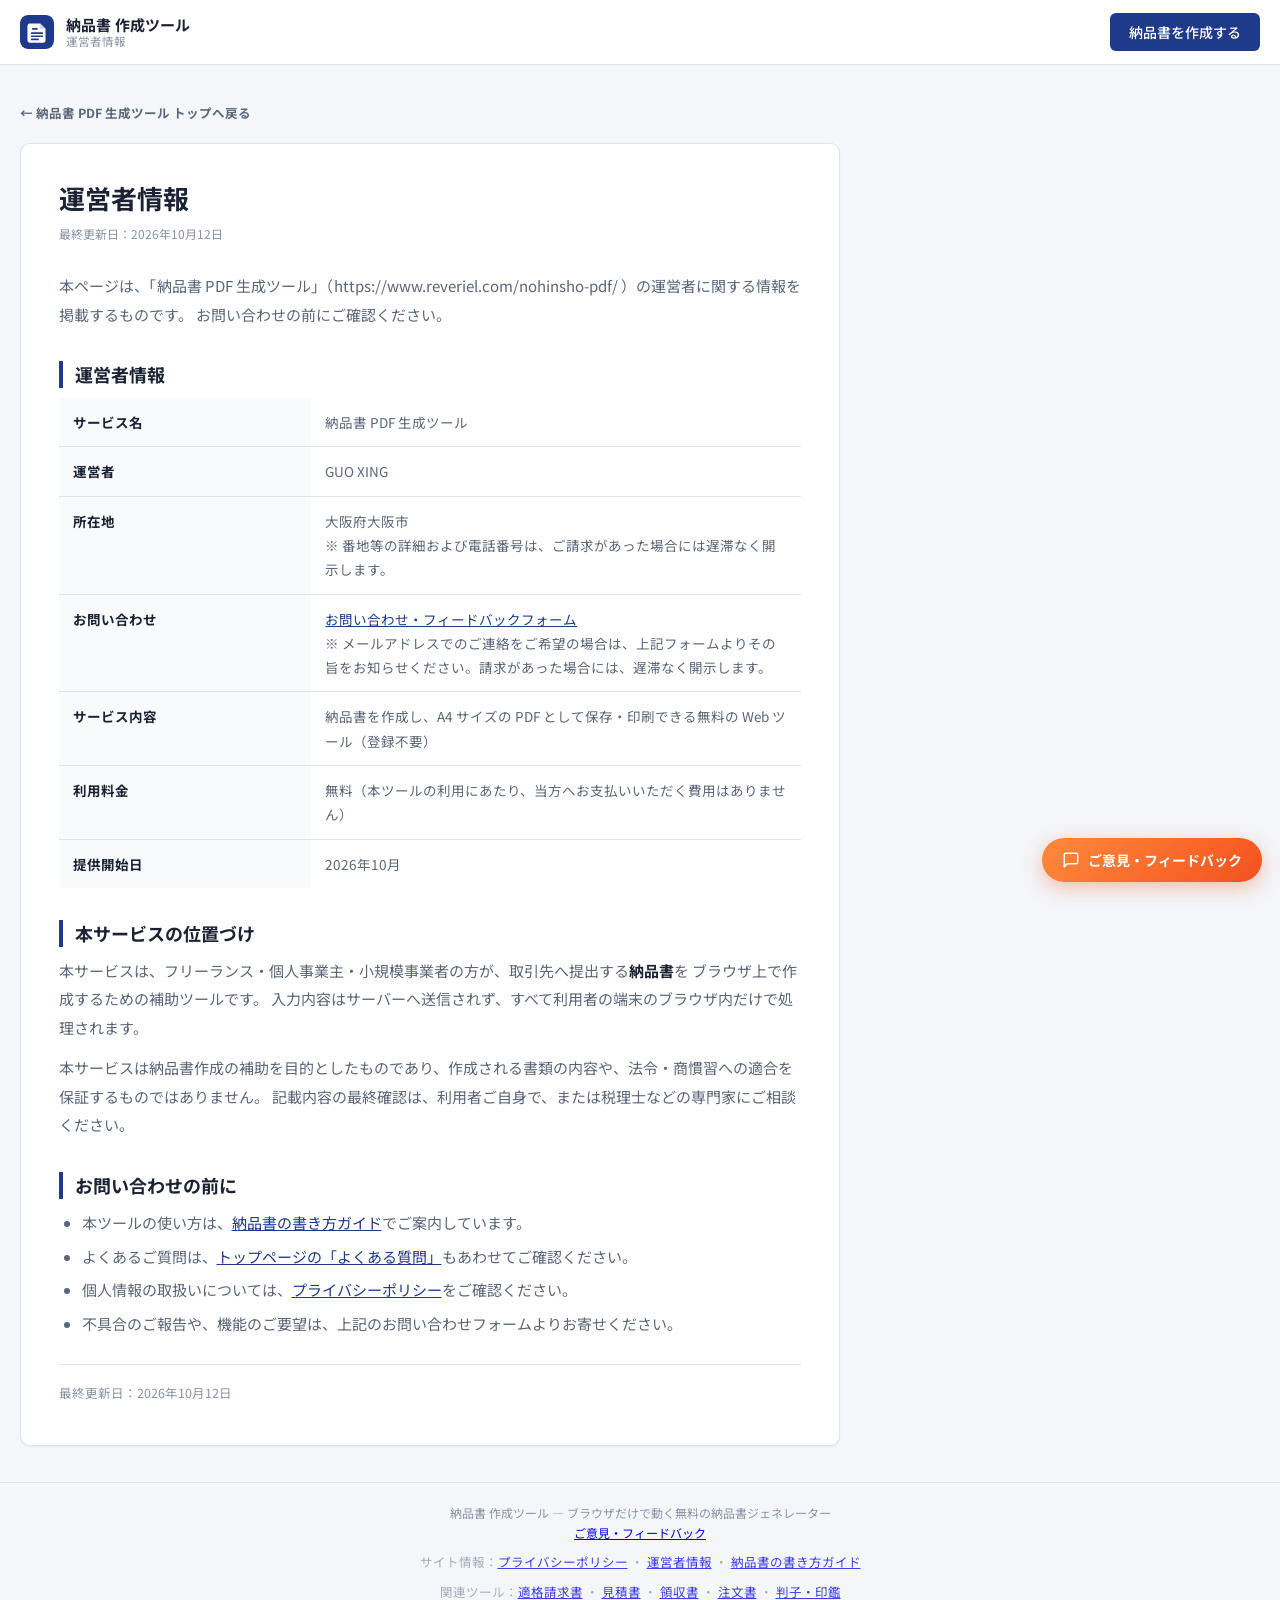
<file: company.html>
<!DOCTYPE html>
<html lang="ja">
<head>
<meta charset="UTF-8">
<meta name="viewport" content="width=device-width, initial-scale=1">
<title>運営者情報｜納品書 PDF 生成ツール</title>
<meta name="description" content="納品書 PDF 生成ツールの運営者情報です。運営者、所在地、お問い合わせ方法、サービス概要について掲載しています。">
<meta name="robots" content="index, follow">
<link rel="canonical" href="https://www.reveriel.com/nohinsho-pdf/company.html">
<meta property="og:type" content="website">
<meta property="og:title" content="運営者情報｜納品書 PDF 生成ツール">
<meta property="og:description" content="納品書 PDF 生成ツールの運営者情報（運営者・所在地・お問い合わせ方法）です。">
<meta property="og:locale" content="ja_JP">
<meta property="og:url" content="https://www.reveriel.com/nohinsho-pdf/company.html">
<meta property="og:image" content="https://www.reveriel.com/nohinsho-pdf/og-image.png">
<meta name="twitter:card" content="summary_large_image">
<meta name="twitter:image" content="https://www.reveriel.com/nohinsho-pdf/og-image.png">
<link rel="icon" href="data:image/svg+xml,%3Csvg xmlns='http://www.w3.org/2000/svg' viewBox='0 0 32 32'%3E%3Crect width='32' height='32' rx='7' fill='%231e3a8a'/%3E%3Cpath d='M9 8h10l5 5v11a2 2 0 0 1-2 2H9a2 2 0 0 1-2-2V10a2 2 0 0 1 2-2z' fill='%23ffffff'/%3E%3Cpath d='M19 8v5h5' fill='%23c7d2fe'/%3E%3Cg stroke='%231e3a8a' stroke-width='1.6' stroke-linecap='round'%3E%3Cpath d='M12 13h4M11 17h10M11 20h10M11 23h6'/%3E%3C/g%3E%3C/svg%3E">
<link rel="preconnect" href="https://fonts.googleapis.com">
<link rel="preconnect" href="https://fonts.gstatic.com" crossorigin>
<link href="https://fonts.googleapis.com/css2?family=Noto+Sans+JP:wght@400;500;700&display=swap" rel="stylesheet">
<link rel="stylesheet" href="style.css">
<link rel="stylesheet" href="guide.css">
<!-- Cloudflare Web Analytics --><script type='module' src='https://static.cloudflareinsights.com/beacon.min.js' data-cf-beacon='{"token": "6fc01bf3ac5e457ba1bd16b91e5b653e"}'></script><!-- End Cloudflare Web Analytics -->
<script type="application/ld+json">
{
  "@context": "https://schema.org",
  "@type": "AboutPage",
  "name": "運営者情報｜納品書 PDF 生成ツール",
  "inLanguage": "ja",
  "url": "https://www.reveriel.com/nohinsho-pdf/company.html",
  "mainEntity": {
    "@type": "Organization",
    "name": "納品書 PDF 生成ツール",
    "url": "https://www.reveriel.com/nohinsho-pdf/",
    "founder": { "@type": "Person", "name": "GUO XING" },
    "address": {
      "@type": "PostalAddress",
      "addressRegion": "大阪府",
      "addressLocality": "大阪市",
      "addressCountry": "JP"
    }
  }
}
</script>
</head>
<body>

<header class="site-header no-print">
  <div class="wrap header-inner">
    <a class="brand" href="https://www.reveriel.com/nohinsho-pdf/" style="text-decoration:none;color:inherit;">
      <svg class="brand-mark" viewBox="0 0 32 32" aria-hidden="true">
        <rect width="32" height="32" rx="7" fill="currentColor"/>
        <path d="M9 8h10l5 5v11a2 2 0 0 1-2 2H9a2 2 0 0 1-2-2V10a2 2 0 0 1 2-2z" fill="#fff"/>
        <path d="M19 8v5h5" fill="#c7d2fe"/>
        <g stroke="currentColor" stroke-width="1.6" stroke-linecap="round">
          <path d="M12 13h4M11 17h10M11 20h10M11 23h6"/>
        </g>
      </svg>
      <div class="brand-text">
        <strong>納品書 作成ツール</strong>
        <span>運営者情報</span>
      </div>
    </a>
    <div class="header-actions">
      <a class="btn btn-primary" href="https://www.reveriel.com/nohinsho-pdf/">納品書を作成する</a>
    </div>
  </div>
</header>

<main class="wrap">
  <section class="legal-page">
    <a class="legal-back" href="index.html">← 納品書 PDF 生成ツール トップへ戻る</a>

    <article class="legal">
      <h1>運営者情報</h1>
      <p class="legal-meta">最終更新日：2026年10月12日</p>

      <p>
        本ページは、「納品書 PDF 生成ツール」（https://www.reveriel.com/nohinsho-pdf/ ）の運営者に関する情報を掲載するものです。
        お問い合わせの前にご確認ください。
      </p>

      <h2>運営者情報</h2>
      <table class="legal-table">
        <tbody>
          <tr>
            <th scope="row">サービス名</th>
            <td>納品書 PDF 生成ツール</td>
          </tr>
          <tr>
            <th scope="row">運営者</th>
            <td>GUO XING</td>
          </tr>
          <tr>
            <th scope="row">所在地</th>
            <td>大阪府大阪市<br>※ 番地等の詳細および電話番号は、ご請求があった場合には遅滞なく開示します。</td>
          </tr>
          <tr>
            <th scope="row">お問い合わせ</th>
            <td>
              <a href="https://docs.google.com/forms/d/e/1FAIpQLSfHGUfgAlViT3TFiVtJi_EpJ4ioUpd9oGyaJ7rehEV-gBH_PA/viewform?usp=pp_url&amp;entry.1745177199=%E7%B4%8D%E5%93%81%E6%9B%B8" target="_blank" rel="noopener">お問い合わせ・フィードバックフォーム</a><br>
              ※ メールアドレスでのご連絡をご希望の場合は、上記フォームよりその旨をお知らせください。請求があった場合には、遅滞なく開示します。
            </td>
          </tr>
          <tr>
            <th scope="row">サービス内容</th>
            <td>納品書を作成し、A4 サイズの PDF として保存・印刷できる無料の Web ツール（登録不要）</td>
          </tr>
          <tr>
            <th scope="row">利用料金</th>
            <td>無料（本ツールの利用にあたり、当方へお支払いいただく費用はありません）</td>
          </tr>
          <tr>
            <th scope="row">提供開始日</th>
            <td>2026年10月</td>
          </tr>
        </tbody>
      </table>

      <h2>本サービスの位置づけ</h2>
      <p>
        本サービスは、フリーランス・個人事業主・小規模事業者の方が、取引先へ提出する<strong>納品書</strong>を
        ブラウザ上で作成するための補助ツールです。
        入力内容はサーバーへ送信されず、すべて利用者の端末のブラウザ内だけで処理されます。
      </p>
      <p>
        本サービスは納品書作成の補助を目的としたものであり、作成される書類の内容や、法令・商慣習への適合を保証するものではありません。
        記載内容の最終確認は、利用者ご自身で、または税理士などの専門家にご相談ください。
      </p>

      <h2>お問い合わせの前に</h2>
      <ul>
        <li>本ツールの使い方は、<a href="kakikata.html">納品書の書き方ガイド</a>でご案内しています。</li>
        <li>よくあるご質問は、<a href="index.html#faqTitle">トップページの「よくある質問」</a>もあわせてご確認ください。</li>
        <li>個人情報の取扱いについては、<a href="privacy.html">プライバシーポリシー</a>をご確認ください。</li>
        <li>不具合のご報告や、機能のご要望は、上記のお問い合わせフォームよりお寄せください。</li>
      </ul>

      <div class="legal-contact">
        <p>最終更新日：2026年10月12日</p>
      </div>
    </article>
  </section>
</main>

<footer class="site-footer no-print">
  <div class="wrap">
    <p>納品書 作成ツール — ブラウザだけで動く無料の納品書ジェネレーター</p>
    <p><a href="https://docs.google.com/forms/d/e/1FAIpQLSfHGUfgAlViT3TFiVtJi_EpJ4ioUpd9oGyaJ7rehEV-gBH_PA/viewform?usp=pp_url&amp;entry.1745177199=%E7%B4%8D%E5%93%81%E6%9B%B8" target="_blank" rel="noopener">ご意見・フィードバック</a></p>
    <p style="margin-top:8px;font-size:12.5px;opacity:.75;">サイト情報：<a href="privacy.html">プライバシーポリシー</a> ・ <a href="company.html">運営者情報</a> ・ <a href="kakikata.html">納品書の書き方ガイド</a></p>
    <p style="margin-top:8px;font-size:12.5px;opacity:.75;">関連ツール：<a href="https://www.reveriel.com/japan-invoice-pdf/">適格請求書</a> ・ <a href="https://www.reveriel.com/mitsumori-pdf/">見積書</a> ・ <a href="https://www.reveriel.com/ryoshusho-pdf/">領収書</a> ・ <a href="https://www.reveriel.com/chumonsho-pdf/">注文書</a> ・ <a href="https://www.reveriel.com/hanko-generator/">判子・印鑑</a></p>
  </div>
</footer>

<!-- フィードバックFAB（右下固定・常時表示） -->
<a href="https://docs.google.com/forms/d/e/1FAIpQLSfHGUfgAlViT3TFiVtJi_EpJ4ioUpd9oGyaJ7rehEV-gBH_PA/viewform?usp=pp_url&amp;entry.1745177199=%E7%B4%8D%E5%93%81%E6%9B%B8" target="_blank" rel="noopener" class="feedback-fab" aria-label="ご意見・フィードバックを送る">
  <svg viewBox="0 0 24 24" fill="none" stroke="currentColor" stroke-width="2" stroke-linecap="round" stroke-linejoin="round" aria-hidden="true"><path d="M21 15a2 2 0 0 1-2 2H7l-4 4V5a2 2 0 0 1 2-2h14a2 2 0 0 1 2 2z"/></svg>
  <span>ご意見・フィードバック</span>
</a>

</body>
</html>
</file>
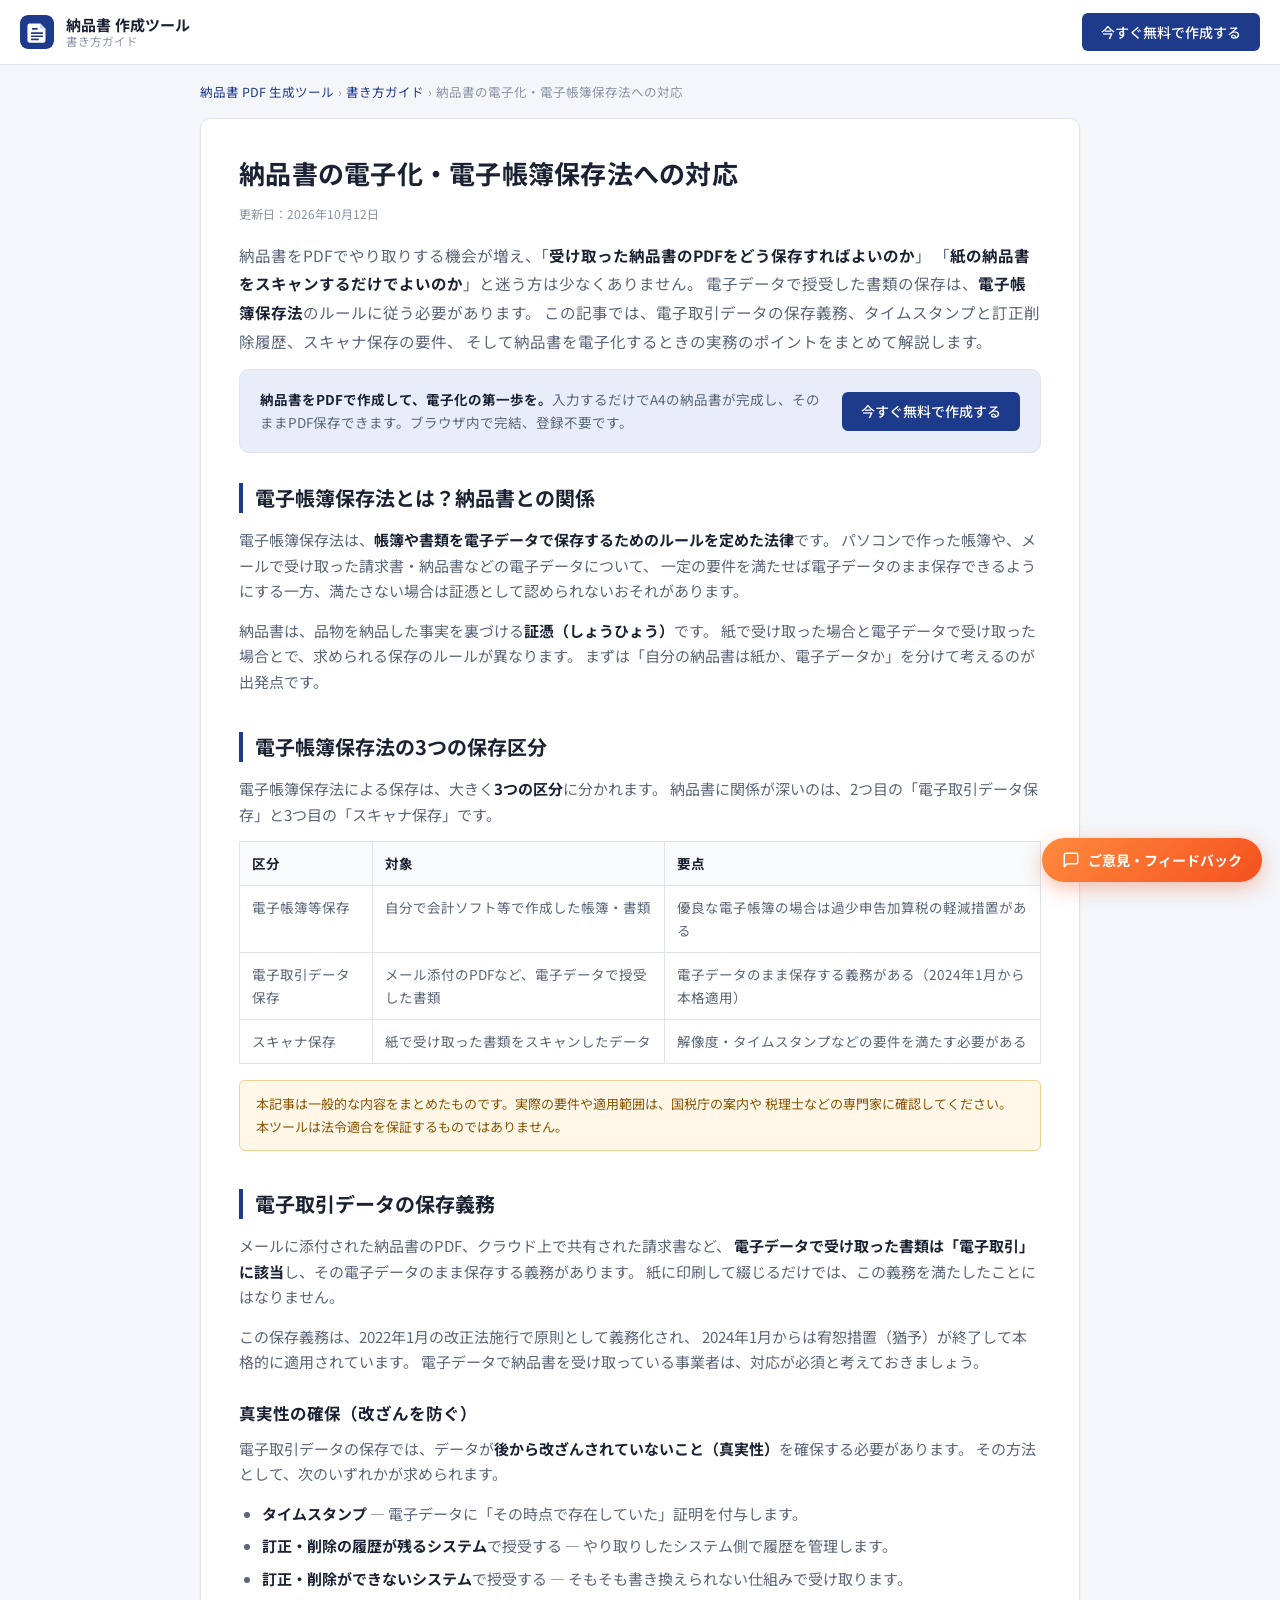
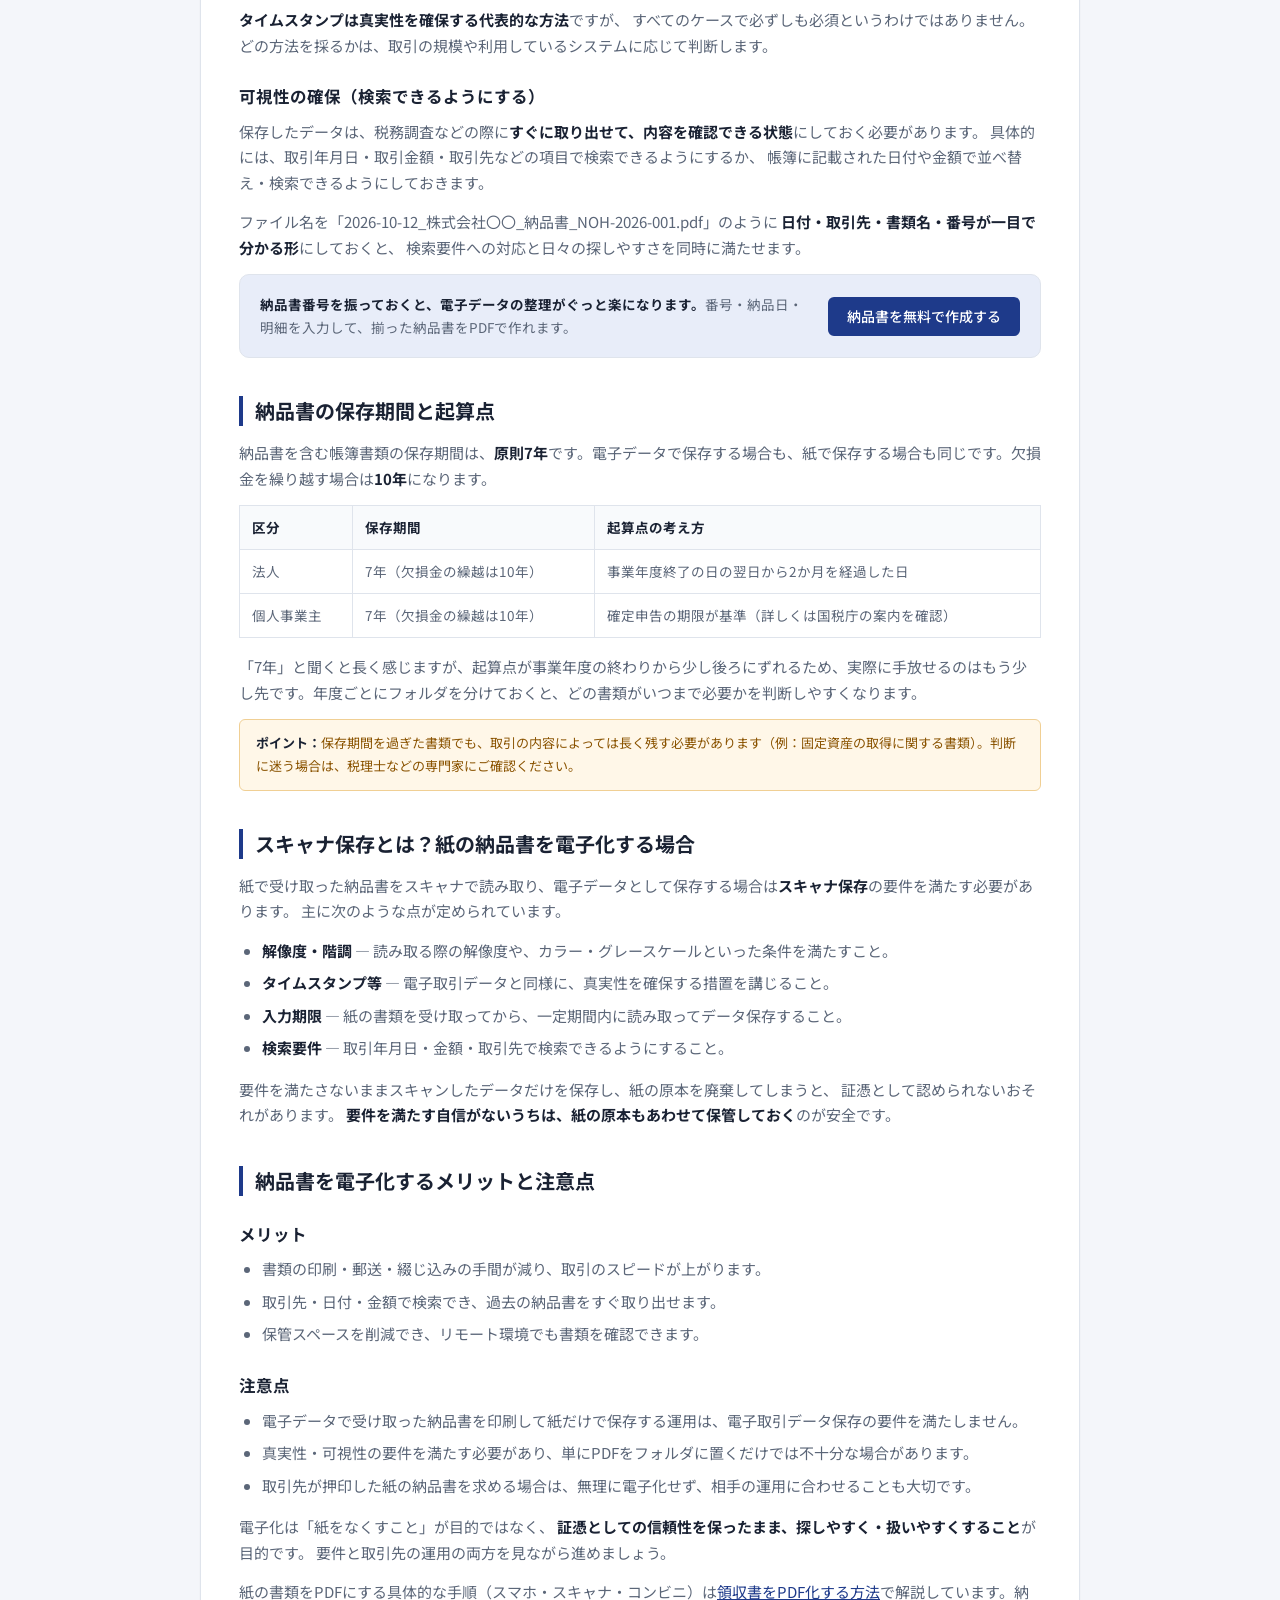
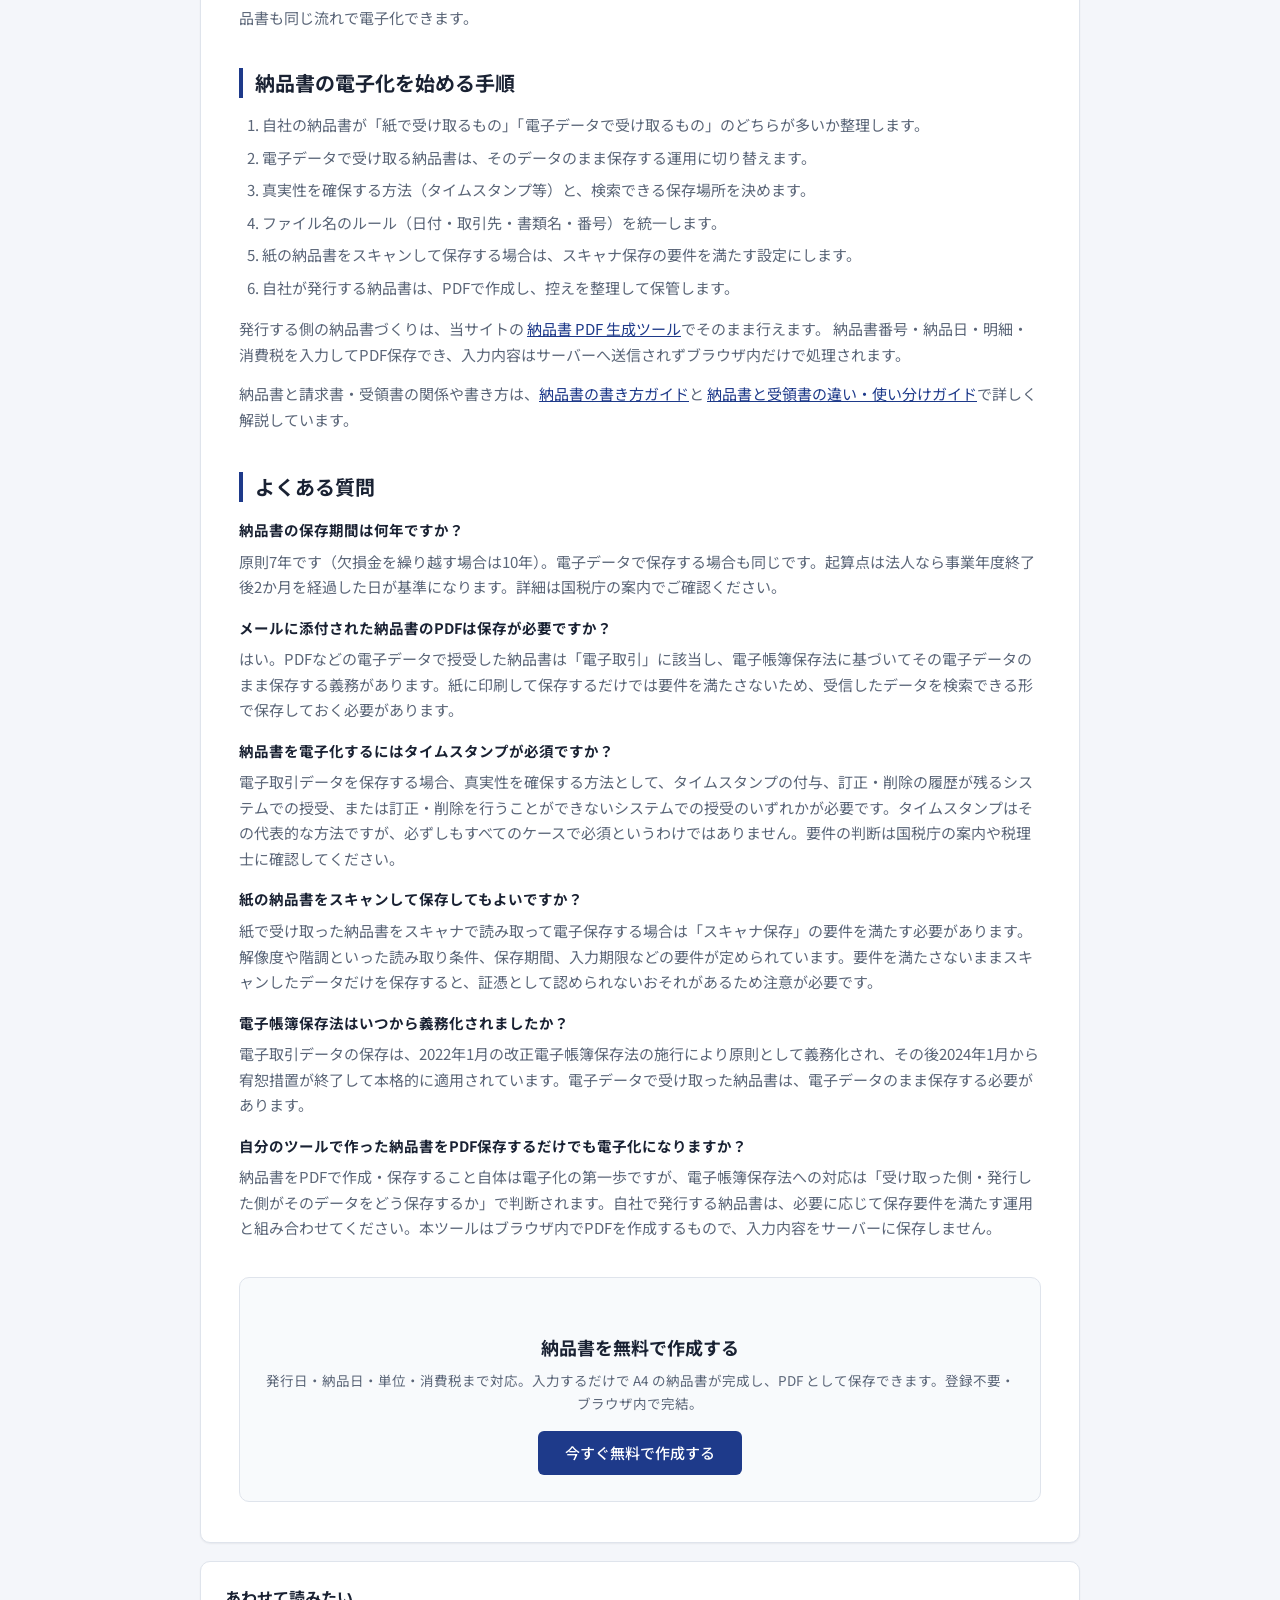
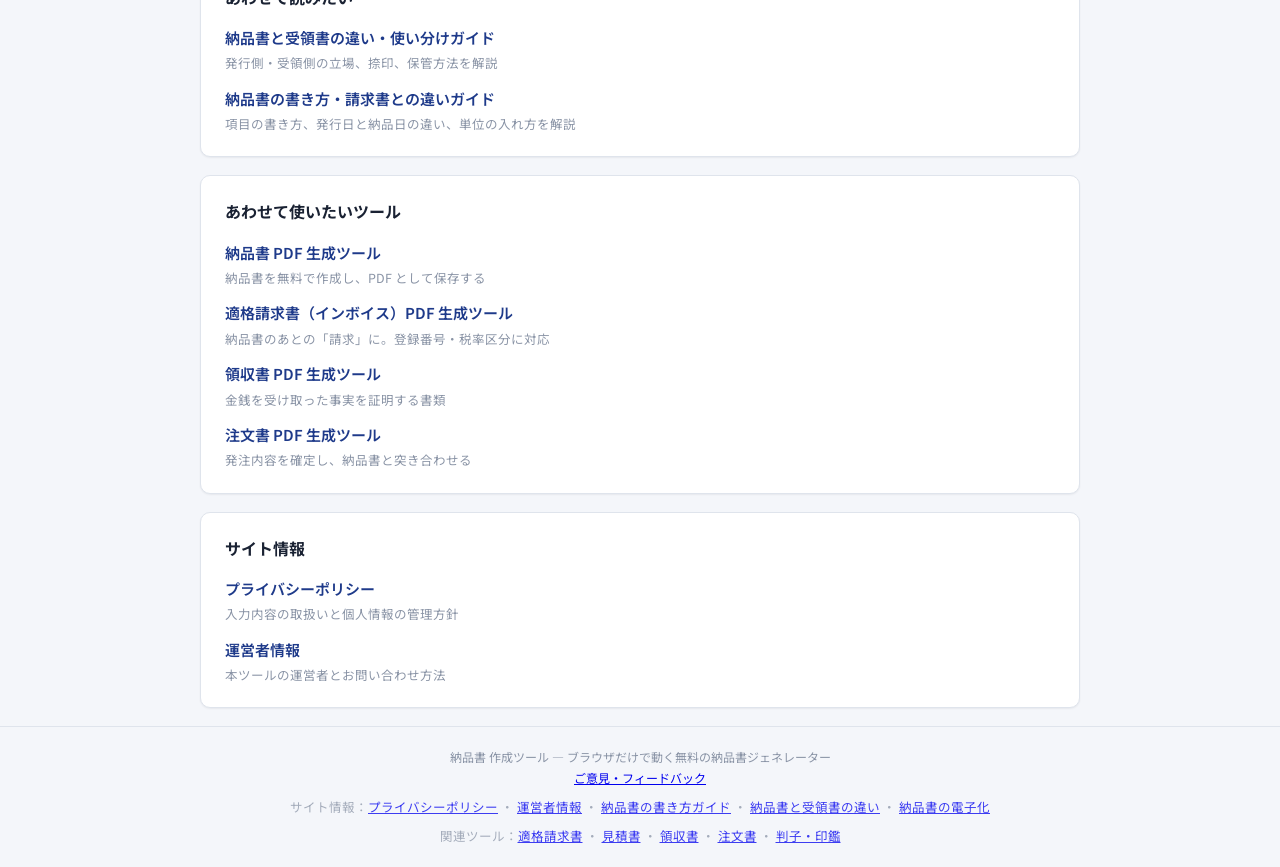
<file: denshika.html>
<!DOCTYPE html>
<html lang="ja">
<head>
<meta charset="UTF-8">
<meta name="viewport" content="width=device-width, initial-scale=1">
<title>納品書の電子化・電子帳簿保存法への対応｜電子取引・タイムスタンプ・スキャナ保存</title>
<meta name="description" content="納品書の電子化と電子帳簿保存法の対応を解説。電子取引データの保存義務、タイムスタンプと訂正削除履歴、スキャナ保存の要件、PDFで受け取った納品書の保存方法までをまとめました。">
<meta name="keywords" content="納品書 電子化,電子帳簿保存法 納品書,電子取引 保存,タイムスタンプ 納品書,スキャナ保存 要件,納品書 PDF 保存">
<meta name="robots" content="index, follow">
<link rel="canonical" href="https://www.reveriel.com/nohinsho-pdf/denshika.html">
<meta property="og:type" content="article">
<meta property="og:title" content="納品書の電子化・電子帳簿保存法への対応｜電子取引・タイムスタンプ・スキャナ保存">
<meta property="og:description" content="納品書の電子化と電子帳簿保存法の対応を解説。電子取引データの保存義務、タイムスタンプ、スキャナ保存の要件をまとめました。">
<meta property="og:locale" content="ja_JP">
<meta property="og:url" content="https://www.reveriel.com/nohinsho-pdf/denshika.html">
<meta property="og:image" content="https://www.reveriel.com/nohinsho-pdf/og-image.png">
<meta name="twitter:card" content="summary_large_image">
<meta name="twitter:image" content="https://www.reveriel.com/nohinsho-pdf/og-image.png">
<link rel="icon" href="data:image/svg+xml,%3Csvg xmlns='http://www.w3.org/2000/svg' viewBox='0 0 32 32'%3E%3Crect width='32' height='32' rx='7' fill='%231e3a8a'/%3E%3Cpath d='M9 8h10l5 5v11a2 2 0 0 1-2 2H9a2 2 0 0 1-2-2V10a2 2 0 0 1 2-2z' fill='%23ffffff'/%3E%3Cpath d='M19 8v5h5' fill='%23c7d2fe'/%3E%3Cg stroke='%231e3a8a' stroke-width='1.6' stroke-linecap='round'%3E%3Cpath d='M12 13h4M11 17h10M11 20h10M11 23h6'/%3E%3C/g%3E%3C/svg%3E">
<link rel="preconnect" href="https://fonts.googleapis.com">
<link rel="preconnect" href="https://fonts.gstatic.com" crossorigin>
<link href="https://fonts.googleapis.com/css2?family=Noto+Sans+JP:wght@400;500;700&display=swap" rel="stylesheet">
<link rel="stylesheet" href="style.css">
<link rel="stylesheet" href="guide.css">
<!-- Cloudflare Web Analytics --><script type='module' src='https://static.cloudflareinsights.com/beacon.min.js' data-cf-beacon='{"token": "6fc01bf3ac5e457ba1bd16b91e5b653e"}'></script><!-- End Cloudflare Web Analytics -->
<script type="application/ld+json">
{
  "@context": "https://schema.org",
  "@graph": [
    {
      "@type": "Article",
      "headline": "納品書の電子化・電子帳簿保存法への対応｜電子取引・タイムスタンプ・スキャナ保存",
      "description": "納品書の電子化と電子帳簿保存法の対応を解説。電子取引データの保存義務、タイムスタンプと訂正削除履歴、スキャナ保存の要件、PDFで受け取った納品書の保存方法をまとめました。",
      "inLanguage": "ja",
      "datePublished": "2026-10-12",
      "dateModified": "2026-10-12",
      "author": { "@type": "Organization", "name": "Reveriel" },
      "publisher": { "@type": "Organization", "name": "Reveriel" },
      "mainEntityOfPage": { "@type": "WebPage", "@id": "https://www.reveriel.com/nohinsho-pdf/denshika.html" },
      "image": "https://www.reveriel.com/nohinsho-pdf/og-image.png"
    },
    {
      "@type": "FAQPage",
      "mainEntity": [
        {
          "@type": "Question",
          "name": "納品書の保存期間は何年ですか？",
          "acceptedAnswer": {
            "@type": "Answer",
            "text": "原則7年です（欠損金を繰り越す場合は10年）。電子データで保存する場合も同じです。起算点は法人なら事業年度終了後2か月を経過した日が基準になります。詳細は国税庁の案内でご確認ください。"
          }
        },
        {
          "@type": "Question",
          "name": "メールに添付された納品書のPDFは保存が必要ですか？",
          "acceptedAnswer": {
            "@type": "Answer",
            "text": "はい。PDFなどの電子データで授受した納品書は「電子取引」に該当し、電子帳簿保存法に基づいてその電子データのまま保存する義務があります。紙に印刷して保存するだけでは要件を満たさないため、受信したデータを検索できる形で保存しておく必要があります。"
          }
        },
        {
          "@type": "Question",
          "name": "納品書を電子化するにはタイムスタンプが必須ですか？",
          "acceptedAnswer": {
            "@type": "Answer",
            "text": "電子取引データを保存する場合、真実性を確保する方法として、タイムスタンプの付与、訂正・削除の履歴が残るシステムでの授受、または訂正・削除を行うことができないシステムでの授受のいずれかが必要です。タイムスタンプはその代表的な方法ですが、必ずしもすべてのケースで必須というわけではありません。要件の判断は国税庁の案内や税理士に確認してください。"
          }
        },
        {
          "@type": "Question",
          "name": "紙の納品書をスキャンして保存してもよいですか？",
          "acceptedAnswer": {
            "@type": "Answer",
            "text": "紙で受け取った納品書をスキャナで読み取って電子保存する場合は「スキャナ保存」の要件を満たす必要があります。解像度や階調といった読み取り条件、保存期間、入力期限などの要件が定められています。要件を満たさないままスキャンしたデータだけを保存すると、証憑として認められないおそれがあるため注意が必要です。"
          }
        },
        {
          "@type": "Question",
          "name": "電子帳簿保存法はいつから義務化されましたか？",
          "acceptedAnswer": {
            "@type": "Answer",
            "text": "電子取引データの保存は、2022年1月の改正電子帳簿保存法の施行により原則として義務化され、その後2024年1月から宥恕措置が終了して本格的に適用されています。電子データで受け取った納品書は、電子データのまま保存する必要があります。"
          }
        },
        {
          "@type": "Question",
          "name": "自分のツールで作った納品書をPDF保存するだけでも電子化になりますか？",
          "acceptedAnswer": {
            "@type": "Answer",
            "text": "納品書をPDFで作成・保存すること自体は電子化の第一歩ですが、電子帳簿保存法への対応は「受け取った側・発行した側がそのデータをどう保存するか」で判断されます。自社で発行する納品書は、必要に応じて保存要件を満たす運用と組み合わせてください。本ツールはブラウザ内でPDFを作成するもので、入力内容をサーバーに保存しません。"
          }
        }
      ]
    }
  ]
}
</script>
</head>
<body>

<header class="site-header no-print">
  <div class="wrap header-inner">
    <a class="brand" href="https://www.reveriel.com/nohinsho-pdf/" style="text-decoration:none;color:inherit;">
      <svg class="brand-mark" viewBox="0 0 32 32" aria-hidden="true">
        <rect width="32" height="32" rx="7" fill="currentColor"/>
        <path d="M9 8h10l5 5v11a2 2 0 0 1-2 2H9a2 2 0 0 1-2-2V10a2 2 0 0 1 2-2z" fill="#fff"/>
        <path d="M19 8v5h5" fill="#c7d2fe"/>
        <g stroke="currentColor" stroke-width="1.6" stroke-linecap="round">
          <path d="M12 13h4M11 17h10M11 20h10M11 23h6"/>
        </g>
      </svg>
      <div class="brand-text">
        <strong>納品書 作成ツール</strong>
        <span>書き方ガイド</span>
      </div>
    </a>
    <div class="header-actions">
      <a class="btn btn-primary" href="https://www.reveriel.com/nohinsho-pdf/">今すぐ無料で作成する</a>
    </div>
  </div>
</header>

<main class="wrap">
  <div class="guide-col">

    <nav class="breadcrumb no-print" aria-label="パンくず">
      <ol>
        <li><a href="https://www.reveriel.com/nohinsho-pdf/">納品書 PDF 生成ツール</a></li>
        <li><a href="kakikata.html">書き方ガイド</a></li>
        <li aria-current="page">納品書の電子化・電子帳簿保存法への対応</li>
      </ol>
    </nav>

    <article class="guide">
      <h1>納品書の電子化・電子帳簿保存法への対応</h1>
      <p class="guide-meta">更新日：2026年10月12日</p>
      <p class="guide-lead">
        納品書をPDFでやり取りする機会が増え、「<strong>受け取った納品書のPDFをどう保存すればよいのか</strong>」
        「<strong>紙の納品書をスキャンするだけでよいのか</strong>」と迷う方は少なくありません。
        電子データで授受した書類の保存は、<strong>電子帳簿保存法</strong>のルールに従う必要があります。
        この記事では、電子取引データの保存義務、タイムスタンプと訂正削除履歴、スキャナ保存の要件、
        そして納品書を電子化するときの実務のポイントをまとめて解説します。
      </p>

      <div class="guide-cta-box">
        <p><strong>納品書をPDFで作成して、電子化の第一歩を。</strong>入力するだけでA4の納品書が完成し、そのままPDF保存できます。ブラウザ内で完結、登録不要です。</p>
        <a class="btn btn-primary" href="https://www.reveriel.com/nohinsho-pdf/">今すぐ無料で作成する</a>
      </div>

      <h2>電子帳簿保存法とは？納品書との関係</h2>
      <p>
        電子帳簿保存法は、<strong>帳簿や書類を電子データで保存するためのルールを定めた法律</strong>です。
        パソコンで作った帳簿や、メールで受け取った請求書・納品書などの電子データについて、
        一定の要件を満たせば電子データのまま保存できるようにする一方、満たさない場合は証憑として認められないおそれがあります。
      </p>
      <p>
        納品書は、品物を納品した事実を裏づける<strong>証憑（しょうひょう）</strong>です。
        紙で受け取った場合と電子データで受け取った場合とで、求められる保存のルールが異なります。
        まずは「自分の納品書は紙か、電子データか」を分けて考えるのが出発点です。
      </p>

      <h2>電子帳簿保存法の3つの保存区分</h2>
      <p>
        電子帳簿保存法による保存は、大きく<strong>3つの区分</strong>に分かれます。
        納品書に関係が深いのは、2つ目の「電子取引データ保存」と3つ目の「スキャナ保存」です。
      </p>
      <table class="guide-table">
        <thead>
          <tr><th>区分</th><th>対象</th><th>要点</th></tr>
        </thead>
        <tbody>
          <tr>
            <td>電子帳簿等保存</td>
            <td>自分で会計ソフト等で作成した帳簿・書類</td>
            <td>優良な電子帳簿の場合は過少申告加算税の軽減措置がある</td>
          </tr>
          <tr>
            <td>電子取引データ保存</td>
            <td>メール添付のPDFなど、電子データで授受した書類</td>
            <td>電子データのまま保存する義務がある（2024年1月から本格適用）</td>
          </tr>
          <tr>
            <td>スキャナ保存</td>
            <td>紙で受け取った書類をスキャンしたデータ</td>
            <td>解像度・タイムスタンプなどの要件を満たす必要がある</td>
          </tr>
        </tbody>
      </table>
      <div class="guide-note">
        本記事は一般的な内容をまとめたものです。実際の要件や適用範囲は、国税庁の案内や
        税理士などの専門家に確認してください。本ツールは法令適合を保証するものではありません。
      </div>

      <h2>電子取引データの保存義務</h2>
      <p>
        メールに添付された納品書のPDF、クラウド上で共有された請求書など、
        <strong>電子データで受け取った書類は「電子取引」に該当</strong>し、その電子データのまま保存する義務があります。
        紙に印刷して綴じるだけでは、この義務を満たしたことにはなりません。
      </p>
      <p>
        この保存義務は、2022年1月の改正法施行で原則として義務化され、
        2024年1月からは宥恕措置（猶予）が終了して本格的に適用されています。
        電子データで納品書を受け取っている事業者は、対応が必須と考えておきましょう。
      </p>

      <h3>真実性の確保（改ざんを防ぐ）</h3>
      <p>
        電子取引データの保存では、データが<strong>後から改ざんされていないこと（真実性）</strong>を確保する必要があります。
        その方法として、次のいずれかが求められます。
      </p>
      <ul>
        <li><strong>タイムスタンプ</strong> — 電子データに「その時点で存在していた」証明を付与します。</li>
        <li><strong>訂正・削除の履歴が残るシステム</strong>で授受する — やり取りしたシステム側で履歴を管理します。</li>
        <li><strong>訂正・削除ができないシステム</strong>で授受する — そもそも書き換えられない仕組みで受け取ります。</li>
      </ul>
      <p>
        <strong>タイムスタンプは真実性を確保する代表的な方法</strong>ですが、
        すべてのケースで必ずしも必須というわけではありません。
        どの方法を採るかは、取引の規模や利用しているシステムに応じて判断します。
      </p>

      <h3>可視性の確保（検索できるようにする）</h3>
      <p>
        保存したデータは、税務調査などの際に<strong>すぐに取り出せて、内容を確認できる状態</strong>にしておく必要があります。
        具体的には、取引年月日・取引金額・取引先などの項目で検索できるようにするか、
        帳簿に記載された日付や金額で並べ替え・検索できるようにしておきます。
      </p>
      <p>
        ファイル名を「2026-10-12_株式会社〇〇_納品書_NOH-2026-001.pdf」のように
        <strong>日付・取引先・書類名・番号が一目で分かる形</strong>にしておくと、
        検索要件への対応と日々の探しやすさを同時に満たせます。
      </p>

      <div class="guide-cta-box">
        <p><strong>納品書番号を振っておくと、電子データの整理がぐっと楽になります。</strong>番号・納品日・明細を入力して、揃った納品書をPDFで作れます。</p>
        <a class="btn btn-primary" href="https://www.reveriel.com/nohinsho-pdf/">納品書を無料で作成する</a>
      </div>

      <h2>納品書の保存期間と起算点</h2>
      <p>
        納品書を含む帳簿書類の保存期間は、<strong>原則7年</strong>です。電子データで保存する場合も、紙で保存する場合も同じです。欠損金を繰り越す場合は<strong>10年</strong>になります。
      </p>
      <table class="guide-table">
        <thead>
          <tr><th>区分</th><th>保存期間</th><th>起算点の考え方</th></tr>
        </thead>
        <tbody>
          <tr><td>法人</td><td>7年（欠損金の繰越は10年）</td><td>事業年度終了の日の翌日から2か月を経過した日</td></tr>
          <tr><td>個人事業主</td><td>7年（欠損金の繰越は10年）</td><td>確定申告の期限が基準（詳しくは国税庁の案内を確認）</td></tr>
        </tbody>
      </table>
      <p>
        「7年」と聞くと長く感じますが、起算点が事業年度の終わりから少し後ろにずれるため、実際に手放せるのはもう少し先です。年度ごとにフォルダを分けておくと、どの書類がいつまで必要かを判断しやすくなります。
      </p>
      <div class="guide-note">
        <strong>ポイント：</strong>保存期間を過ぎた書類でも、取引の内容によっては長く残す必要があります（例：固定資産の取得に関する書類）。判断に迷う場合は、税理士などの専門家にご確認ください。
      </div>

      <h2>スキャナ保存とは？紙の納品書を電子化する場合</h2>
      <p>
        紙で受け取った納品書をスキャナで読み取り、電子データとして保存する場合は<strong>スキャナ保存</strong>の要件を満たす必要があります。
        主に次のような点が定められています。
      </p>
      <ul>
        <li><strong>解像度・階調</strong> — 読み取る際の解像度や、カラー・グレースケールといった条件を満たすこと。</li>
        <li><strong>タイムスタンプ等</strong> — 電子取引データと同様に、真実性を確保する措置を講じること。</li>
        <li><strong>入力期限</strong> — 紙の書類を受け取ってから、一定期間内に読み取ってデータ保存すること。</li>
        <li><strong>検索要件</strong> — 取引年月日・金額・取引先で検索できるようにすること。</li>
      </ul>
      <p>
        要件を満たさないままスキャンしたデータだけを保存し、紙の原本を廃棄してしまうと、
        証憑として認められないおそれがあります。
        <strong>要件を満たす自信がないうちは、紙の原本もあわせて保管しておく</strong>のが安全です。
      </p>

      <h2>納品書を電子化するメリットと注意点</h2>
      <h3>メリット</h3>
      <ul>
        <li>書類の印刷・郵送・綴じ込みの手間が減り、取引のスピードが上がります。</li>
        <li>取引先・日付・金額で検索でき、過去の納品書をすぐ取り出せます。</li>
        <li>保管スペースを削減でき、リモート環境でも書類を確認できます。</li>
      </ul>
      <h3>注意点</h3>
      <ul>
        <li>電子データで受け取った納品書を印刷して紙だけで保存する運用は、電子取引データ保存の要件を満たしません。</li>
        <li>真実性・可視性の要件を満たす必要があり、単にPDFをフォルダに置くだけでは不十分な場合があります。</li>
        <li>取引先が押印した紙の納品書を求める場合は、無理に電子化せず、相手の運用に合わせることも大切です。</li>
      </ul>
      <p>
        電子化は「紙をなくすこと」が目的ではなく、
        <strong>証憑としての信頼性を保ったまま、探しやすく・扱いやすくすること</strong>が目的です。
        要件と取引先の運用の両方を見ながら進めましょう。
      </p>

      <p>
        紙の書類をPDFにする具体的な手順（スマホ・スキャナ・コンビニ）は<a href="https://www.reveriel.com/ryoshusho-pdf/ryoshusho-pdf-ka.html">領収書をPDF化する方法</a>で解説しています。納品書も同じ流れで電子化できます。
      </p>

      <h2>納品書の電子化を始める手順</h2>
      <ol>
        <li>自社の納品書が「紙で受け取るもの」「電子データで受け取るもの」のどちらが多いか整理します。</li>
        <li>電子データで受け取る納品書は、そのデータのまま保存する運用に切り替えます。</li>
        <li>真実性を確保する方法（タイムスタンプ等）と、検索できる保存場所を決めます。</li>
        <li>ファイル名のルール（日付・取引先・書類名・番号）を統一します。</li>
        <li>紙の納品書をスキャンして保存する場合は、スキャナ保存の要件を満たす設定にします。</li>
        <li>自社が発行する納品書は、PDFで作成し、控えを整理して保管します。</li>
      </ol>
      <p>
        発行する側の納品書づくりは、当サイトの
        <a href="https://www.reveriel.com/nohinsho-pdf/">納品書 PDF 生成ツール</a>でそのまま行えます。
        納品書番号・納品日・明細・消費税を入力してPDF保存でき、入力内容はサーバーへ送信されずブラウザ内だけで処理されます。
      </p>
      <p>
        納品書と請求書・受領書の関係や書き方は、<a href="kakikata.html">納品書の書き方ガイド</a>と
        <a href="nohinsho-vs-juryosho.html">納品書と受領書の違い・使い分けガイド</a>で詳しく解説しています。
      </p>

      <section class="guide-faq" aria-labelledby="faqTitle">
        <h2 id="faqTitle">よくある質問</h2>
        <dl>
                    <dt>納品書の保存期間は何年ですか？</dt>
          <dd>原則7年です（欠損金を繰り越す場合は10年）。電子データで保存する場合も同じです。起算点は法人なら事業年度終了後2か月を経過した日が基準になります。詳細は国税庁の案内でご確認ください。</dd>

<dt>メールに添付された納品書のPDFは保存が必要ですか？</dt>
          <dd>はい。PDFなどの電子データで授受した納品書は「電子取引」に該当し、電子帳簿保存法に基づいてその電子データのまま保存する義務があります。紙に印刷して保存するだけでは要件を満たさないため、受信したデータを検索できる形で保存しておく必要があります。</dd>

          <dt>納品書を電子化するにはタイムスタンプが必須ですか？</dt>
          <dd>電子取引データを保存する場合、真実性を確保する方法として、タイムスタンプの付与、訂正・削除の履歴が残るシステムでの授受、または訂正・削除を行うことができないシステムでの授受のいずれかが必要です。タイムスタンプはその代表的な方法ですが、必ずしもすべてのケースで必須というわけではありません。要件の判断は国税庁の案内や税理士に確認してください。</dd>

          <dt>紙の納品書をスキャンして保存してもよいですか？</dt>
          <dd>紙で受け取った納品書をスキャナで読み取って電子保存する場合は「スキャナ保存」の要件を満たす必要があります。解像度や階調といった読み取り条件、保存期間、入力期限などの要件が定められています。要件を満たさないままスキャンしたデータだけを保存すると、証憑として認められないおそれがあるため注意が必要です。</dd>

          <dt>電子帳簿保存法はいつから義務化されましたか？</dt>
          <dd>電子取引データの保存は、2022年1月の改正電子帳簿保存法の施行により原則として義務化され、その後2024年1月から宥恕措置が終了して本格的に適用されています。電子データで受け取った納品書は、電子データのまま保存する必要があります。</dd>

          <dt>自分のツールで作った納品書をPDF保存するだけでも電子化になりますか？</dt>
          <dd>納品書をPDFで作成・保存すること自体は電子化の第一歩ですが、電子帳簿保存法への対応は「受け取った側・発行した側がそのデータをどう保存するか」で判断されます。自社で発行する納品書は、必要に応じて保存要件を満たす運用と組み合わせてください。本ツールはブラウザ内でPDFを作成するもので、入力内容をサーバーに保存しません。</dd>
        </dl>
      </section>

      <div class="guide-cta-foot">
        <h2>納品書を無料で作成する</h2>
        <p>発行日・納品日・単位・消費税まで対応。入力するだけで A4 の納品書が完成し、PDF として保存できます。登録不要・ブラウザ内で完結。</p>
        <a class="btn btn-primary" href="https://www.reveriel.com/nohinsho-pdf/">今すぐ無料で作成する</a>
      </div>
    </article>

    <section class="guide-related no-print" aria-labelledby="relTitle">
      <h2 id="relTitle">あわせて読みたい</h2>
      <ul>
        <li><a href="nohinsho-vs-juryosho.html">納品書と受領書の違い・使い分けガイド<span class="rel-desc">発行側・受領側の立場、捺印、保管方法を解説</span></a></li>
        <li><a href="kakikata.html">納品書の書き方・請求書との違いガイド<span class="rel-desc">項目の書き方、発行日と納品日の違い、単位の入れ方を解説</span></a></li>
      </ul>
    </section>

    <section class="guide-related no-print" aria-labelledby="relToolTitle">
      <h2 id="relToolTitle">あわせて使いたいツール</h2>
      <ul>
        <li><a href="https://www.reveriel.com/nohinsho-pdf/">納品書 PDF 生成ツール<span class="rel-desc">納品書を無料で作成し、PDF として保存する</span></a></li>
        <li><a href="https://www.reveriel.com/japan-invoice-pdf/">適格請求書（インボイス）PDF 生成ツール<span class="rel-desc">納品書のあとの「請求」に。登録番号・税率区分に対応</span></a></li>
        <li><a href="https://www.reveriel.com/ryoshusho-pdf/">領収書 PDF 生成ツール<span class="rel-desc">金銭を受け取った事実を証明する書類</span></a></li>
        <li><a href="https://www.reveriel.com/chumonsho-pdf/">注文書 PDF 生成ツール<span class="rel-desc">発注内容を確定し、納品書と突き合わせる</span></a></li>
      </ul>
    </section>

    <section class="guide-related no-print" aria-labelledby="siteInfoTitle">
      <h2 id="siteInfoTitle">サイト情報</h2>
      <ul>
        <li><a href="privacy.html">プライバシーポリシー<span class="rel-desc">入力内容の取扱いと個人情報の管理方針</span></a></li>
        <li><a href="company.html">運営者情報<span class="rel-desc">本ツールの運営者とお問い合わせ方法</span></a></li>
      </ul>
    </section>

  </div>
</main>

<footer class="site-footer no-print">
  <div class="wrap">
    <p>納品書 作成ツール — ブラウザだけで動く無料の納品書ジェネレーター</p>
    <p><a href="https://docs.google.com/forms/d/e/1FAIpQLSfHGUfgAlViT3TFiVtJi_EpJ4ioUpd9oGyaJ7rehEV-gBH_PA/viewform?usp=pp_url&amp;entry.1745177199=%E7%B4%8D%E5%93%81%E6%9B%B8" target="_blank" rel="noopener">ご意見・フィードバック</a></p>
    <p style="margin-top:8px;font-size:12.5px;opacity:.75;">サイト情報：<a href="privacy.html">プライバシーポリシー</a> ・ <a href="company.html">運営者情報</a> ・ <a href="kakikata.html">納品書の書き方ガイド</a> ・ <a href="nohinsho-vs-juryosho.html">納品書と受領書の違い</a> ・ <a href="denshika.html">納品書の電子化</a></p>
    <p style="margin-top:8px;font-size:12.5px;opacity:.75;">関連ツール：<a href="https://www.reveriel.com/japan-invoice-pdf/">適格請求書</a> ・ <a href="https://www.reveriel.com/mitsumori-pdf/">見積書</a> ・ <a href="https://www.reveriel.com/ryoshusho-pdf/">領収書</a> ・ <a href="https://www.reveriel.com/chumonsho-pdf/">注文書</a> ・ <a href="https://www.reveriel.com/hanko-generator/">判子・印鑑</a></p>
  </div>
</footer>

<!-- フィードバックFAB（右下固定・常時表示） -->
<a href="https://docs.google.com/forms/d/e/1FAIpQLSfHGUfgAlViT3TFiVtJi_EpJ4ioUpd9oGyaJ7rehEV-gBH_PA/viewform?usp=pp_url&amp;entry.1745177199=%E7%B4%8D%E5%93%81%E6%9B%B8" target="_blank" rel="noopener" class="feedback-fab" aria-label="ご意見・フィードバックを送る">
  <svg viewBox="0 0 24 24" fill="none" stroke="currentColor" stroke-width="2" stroke-linecap="round" stroke-linejoin="round" aria-hidden="true"><path d="M21 15a2 2 0 0 1-2 2H7l-4 4V5a2 2 0 0 1 2-2h14a2 2 0 0 1 2 2z"/></svg>
  <span>ご意見・フィードバック</span>
</a>
</body>
</html>
</file>
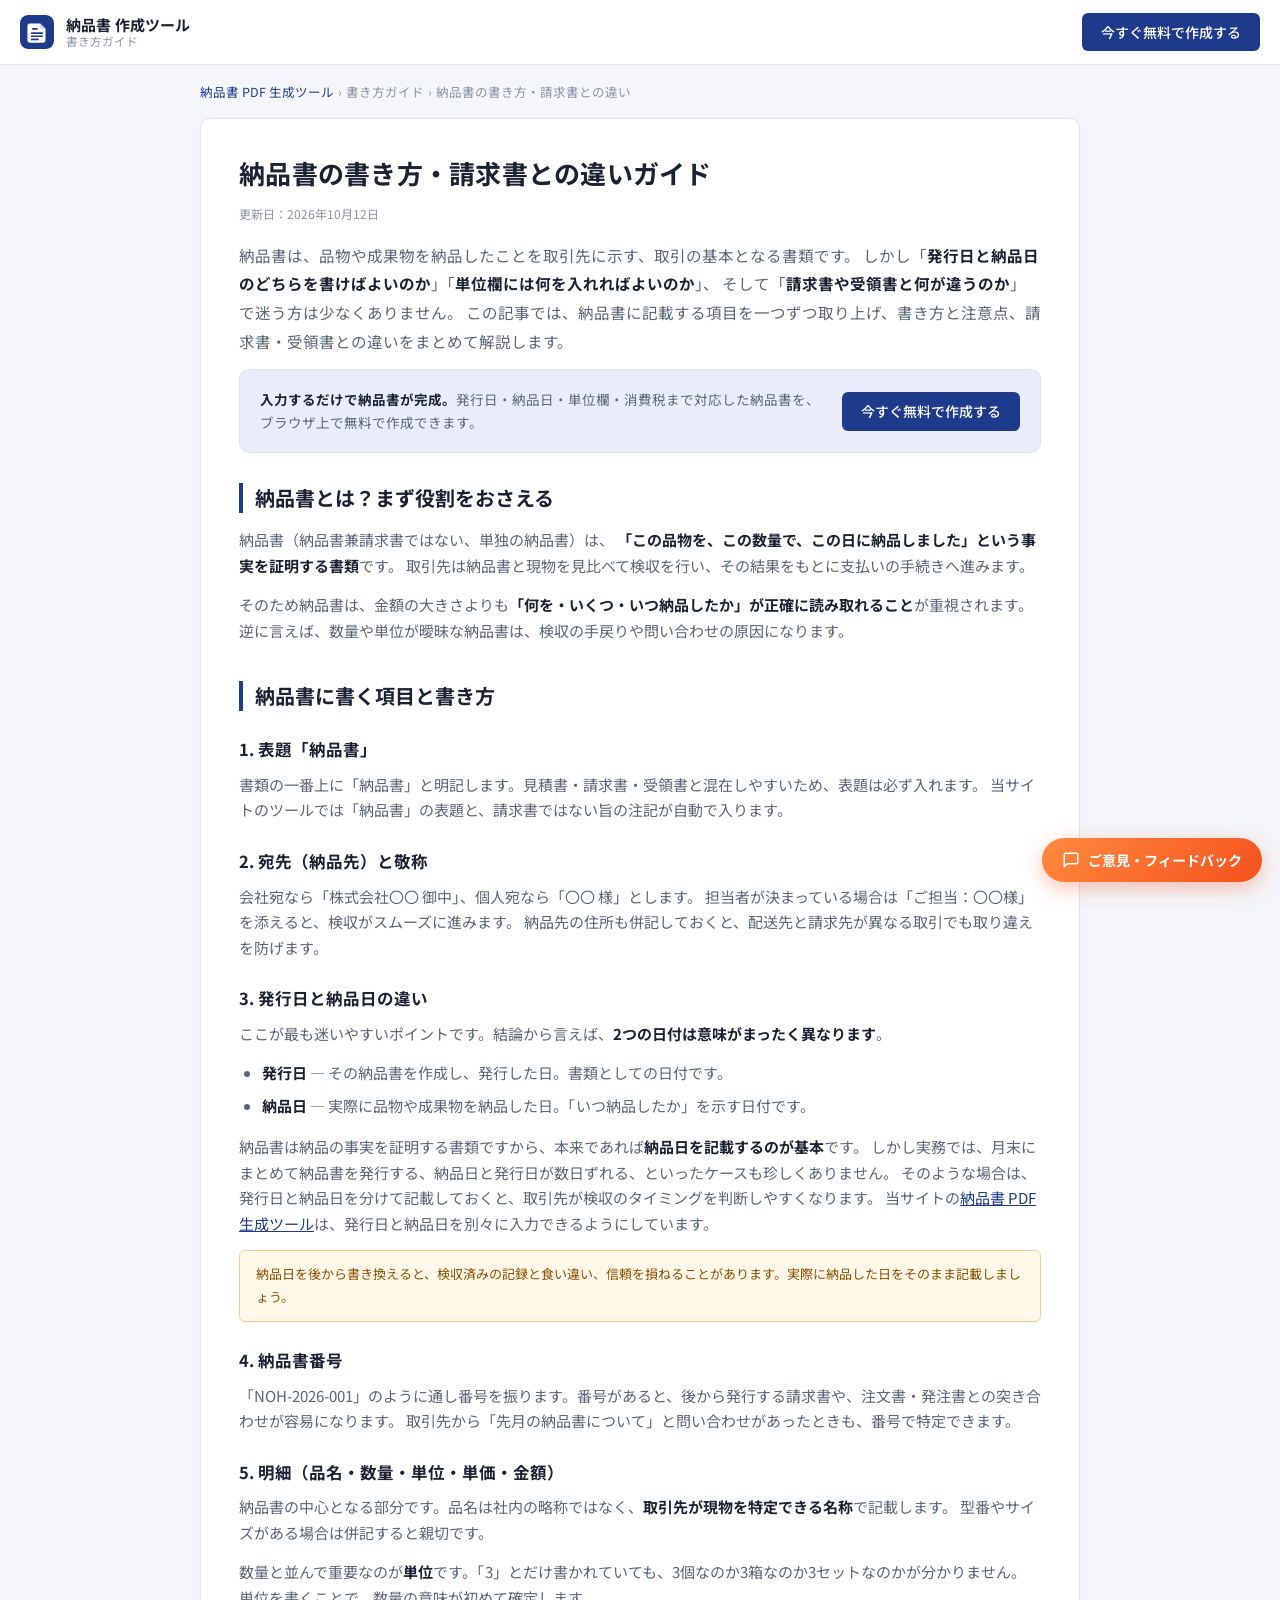
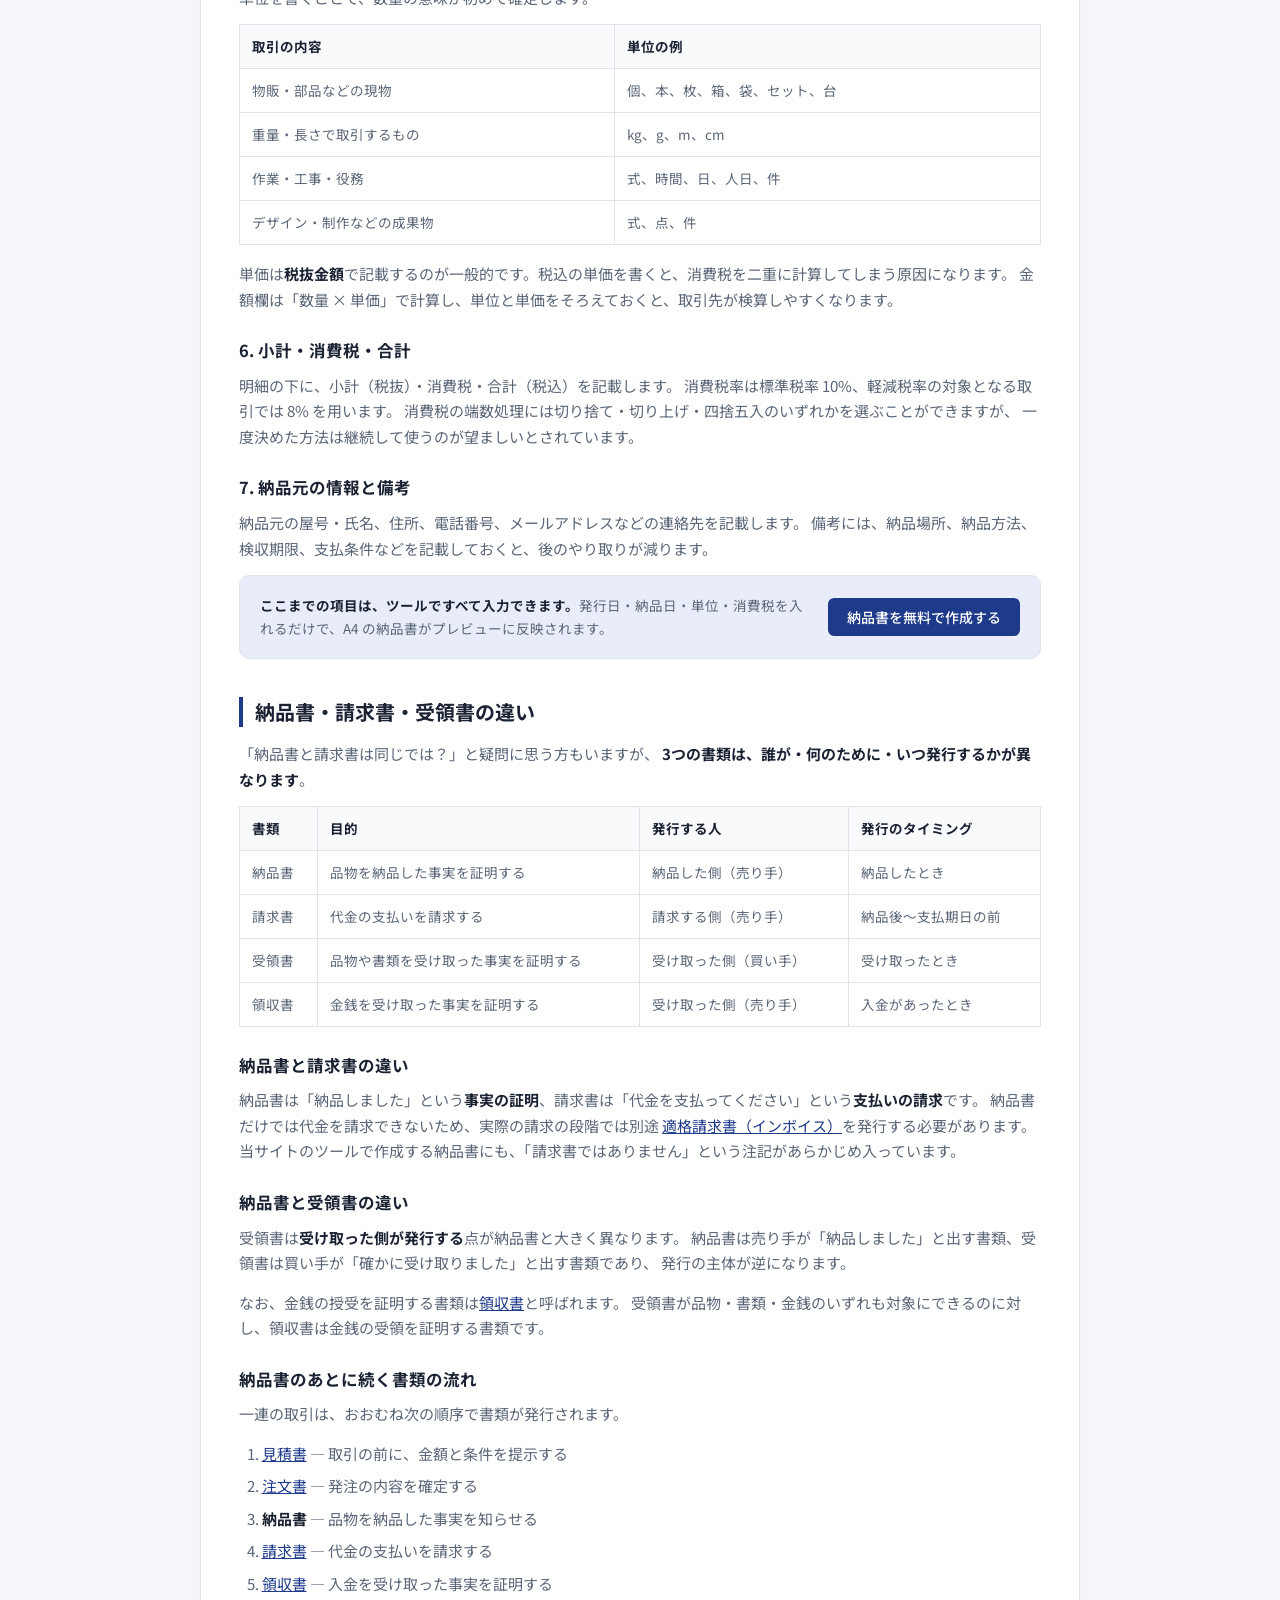
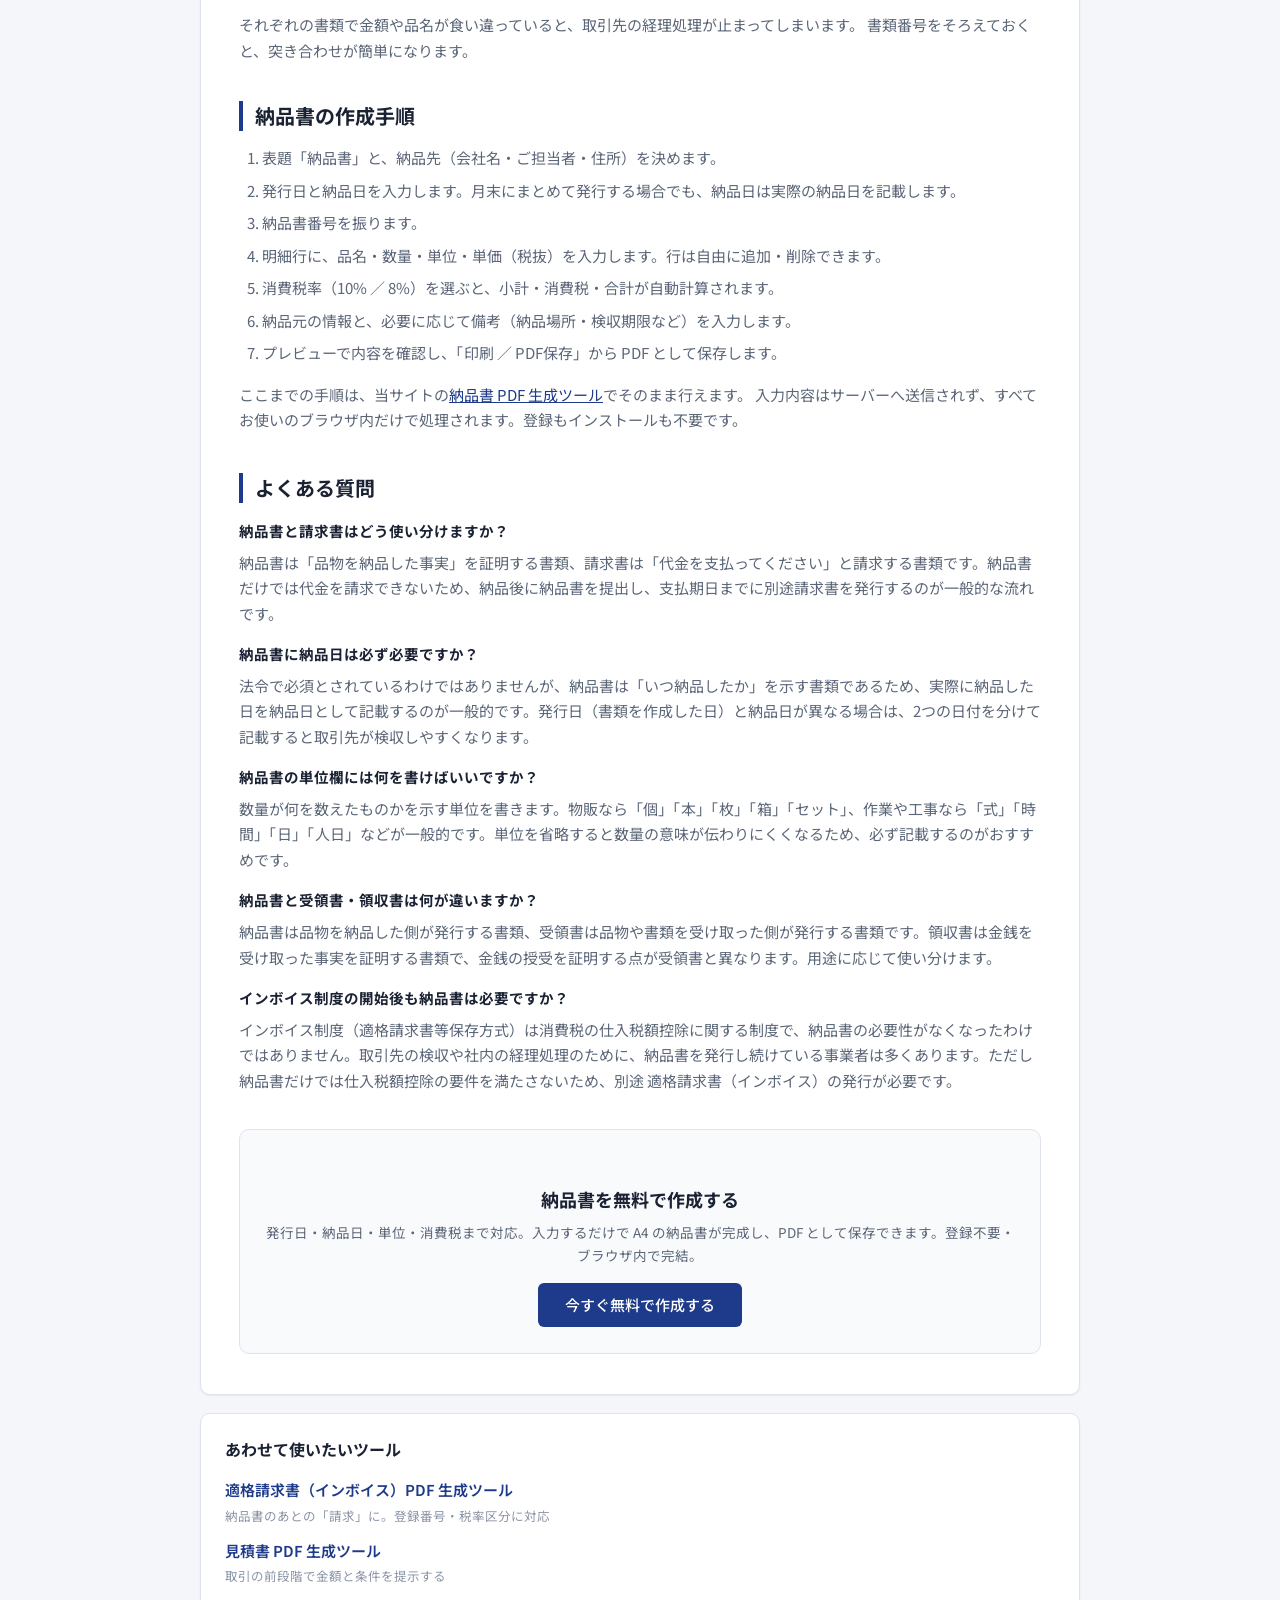
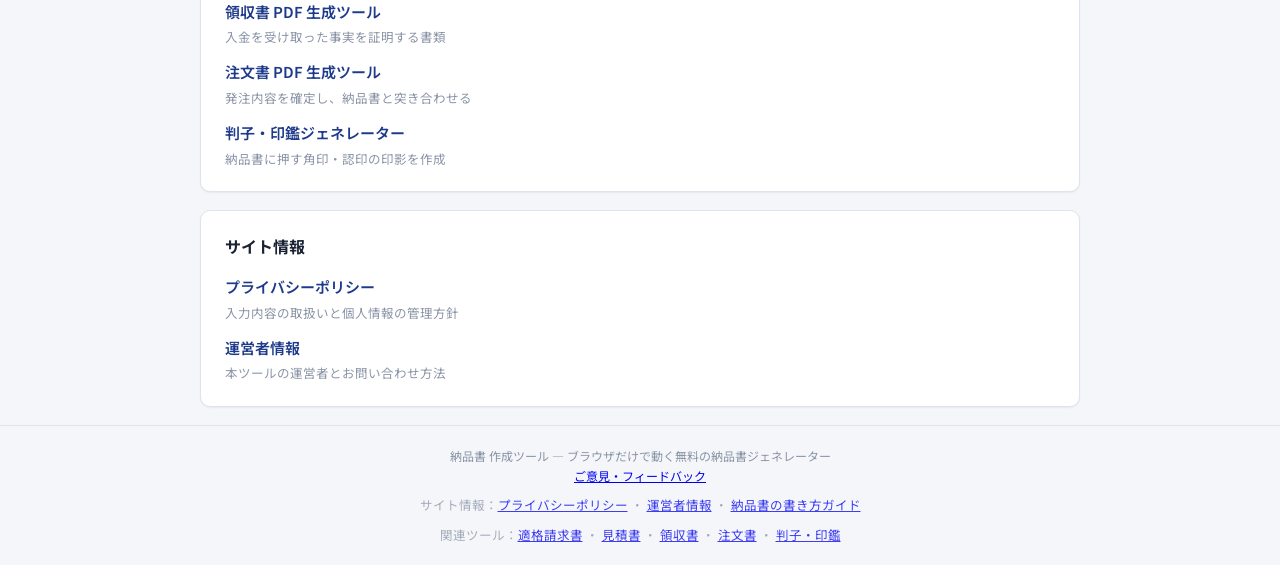
<file: kakikata.html>
<!DOCTYPE html>
<html lang="ja">
<head>
<meta charset="UTF-8">
<meta name="viewport" content="width=device-width, initial-scale=1">
<title>納品書の書き方・請求書との違いガイド｜項目・納品日・単位の入れ方</title>
<meta name="description" content="納品書の書き方を項目ごとに解説。発行日と納品日の違い、明細の数量・単位・単価の書き方、納品書と請求書・受領書（領収書）の違い、作成手順とよくある質問までをまとめました。無料ツールでそのまま作成できます。">
<meta name="keywords" content="納品書 書き方,納品書 請求書 違い,納品書 単位,納品日 発行日,納品書 項目,納品書 テンプレート">
<meta name="robots" content="index, follow">
<link rel="canonical" href="https://www.reveriel.com/nohinsho-pdf/kakikata.html">
<meta property="og:type" content="article">
<meta property="og:title" content="納品書の書き方・請求書との違いガイド｜項目・納品日・単位の入れ方">
<meta property="og:description" content="納品書の書き方を項目ごとに解説。発行日と納品日の違い、単位の書き方、請求書・受領書との違いをまとめました。">
<meta property="og:locale" content="ja_JP">
<meta property="og:url" content="https://www.reveriel.com/nohinsho-pdf/kakikata.html">
<meta property="og:image" content="https://www.reveriel.com/nohinsho-pdf/og-image.png">
<meta name="twitter:card" content="summary_large_image">
<meta name="twitter:image" content="https://www.reveriel.com/nohinsho-pdf/og-image.png">
<link rel="icon" href="data:image/svg+xml,%3Csvg xmlns='http://www.w3.org/2000/svg' viewBox='0 0 32 32'%3E%3Crect width='32' height='32' rx='7' fill='%231e3a8a'/%3E%3Cpath d='M9 8h10l5 5v11a2 2 0 0 1-2 2H9a2 2 0 0 1-2-2V10a2 2 0 0 1 2-2z' fill='%23ffffff'/%3E%3Cpath d='M19 8v5h5' fill='%23c7d2fe'/%3E%3Cg stroke='%231e3a8a' stroke-width='1.6' stroke-linecap='round'%3E%3Cpath d='M12 13h4M11 17h10M11 20h10M11 23h6'/%3E%3C/g%3E%3C/svg%3E">
<link rel="preconnect" href="https://fonts.googleapis.com">
<link rel="preconnect" href="https://fonts.gstatic.com" crossorigin>
<link href="https://fonts.googleapis.com/css2?family=Noto+Sans+JP:wght@400;500;700&display=swap" rel="stylesheet">
<link rel="stylesheet" href="style.css">
<link rel="stylesheet" href="guide.css">
<!-- Cloudflare Web Analytics --><script type='module' src='https://static.cloudflareinsights.com/beacon.min.js' data-cf-beacon='{"token": "6fc01bf3ac5e457ba1bd16b91e5b653e"}'></script><!-- End Cloudflare Web Analytics -->
<script type="application/ld+json">
{
  "@context": "https://schema.org",
  "@graph": [
    {
      "@type": "Article",
      "headline": "納品書の書き方・請求書との違いガイド｜項目・納品日・単位の入れ方",
      "description": "納品書の書き方を項目ごとに解説。発行日と納品日の違い、明細の数量・単位・単価の書き方、納品書と請求書・受領書の違いをまとめました。",
      "inLanguage": "ja",
      "datePublished": "2026-10-12",
      "dateModified": "2026-10-12",
      "author": { "@type": "Organization", "name": "Reveriel" },
      "publisher": { "@type": "Organization", "name": "Reveriel" },
      "mainEntityOfPage": { "@type": "WebPage", "@id": "https://www.reveriel.com/nohinsho-pdf/kakikata.html" },
      "image": "https://www.reveriel.com/nohinsho-pdf/og-image.png"
    },
    {
      "@type": "FAQPage",
      "mainEntity": [
        {
          "@type": "Question",
          "name": "納品書と請求書はどう使い分けますか？",
          "acceptedAnswer": {
            "@type": "Answer",
            "text": "納品書は「品物を納品した事実」を証明する書類、請求書は「代金を支払ってください」と請求する書類です。納品書だけでは代金を請求できないため、納品後に納品書を提出し、支払期日までに別途請求書を発行するのが一般的な流れです。"
          }
        },
        {
          "@type": "Question",
          "name": "納品書に納品日は必ず必要ですか？",
          "acceptedAnswer": {
            "@type": "Answer",
            "text": "法令で必須とされているわけではありませんが、納品書は「いつ納品したか」を示す書類であるため、実際に納品した日を納品日として記載するのが一般的です。発行日（書類を作成した日）と納品日が異なる場合は、2つの日付を分けて記載すると取引先が検収しやすくなります。"
          }
        },
        {
          "@type": "Question",
          "name": "納品書の単位欄には何を書けばいいですか？",
          "acceptedAnswer": {
            "@type": "Answer",
            "text": "数量が何を数えたものかを示す単位を書きます。物販なら「個」「本」「枚」「箱」「セット」、作業や工事なら「式」「時間」「日」「人日」などが一般的です。単位を省略すると数量の意味が伝わりにくくなるため、必ず記載するのがおすすめです。"
          }
        },
        {
          "@type": "Question",
          "name": "納品書と受領書・領収書は何が違いますか？",
          "acceptedAnswer": {
            "@type": "Answer",
            "text": "納品書は品物を納品した側が発行する書類、受領書は品物や書類を受け取った側が発行する書類です。領収書は金銭を受け取った事実を証明する書類で、金銭の授受を証明する点が受領書と異なります。用途に応じて使い分けます。"
          }
        },
        {
          "@type": "Question",
          "name": "インボイス制度の開始後も納品書は必要ですか？",
          "acceptedAnswer": {
            "@type": "Answer",
            "text": "インボイス制度（適格請求書等保存方式）は消費税の仕入税額控除に関する制度で、納品書の必要性がなくなったわけではありません。取引先の検収や社内の経理処理のために、納品書を発行し続けている事業者は多くあります。ただし納品書だけでは仕入税額控除の要件を満たさないため、別途 適格請求書（インボイス）の発行が必要です。"
          }
        }
      ]
    }
  ]
}
</script>
</head>
<body>

<header class="site-header no-print">
  <div class="wrap header-inner">
    <a class="brand" href="https://www.reveriel.com/nohinsho-pdf/" style="text-decoration:none;color:inherit;">
      <svg class="brand-mark" viewBox="0 0 32 32" aria-hidden="true">
        <rect width="32" height="32" rx="7" fill="currentColor"/>
        <path d="M9 8h10l5 5v11a2 2 0 0 1-2 2H9a2 2 0 0 1-2-2V10a2 2 0 0 1 2-2z" fill="#fff"/>
        <path d="M19 8v5h5" fill="#c7d2fe"/>
        <g stroke="currentColor" stroke-width="1.6" stroke-linecap="round">
          <path d="M12 13h4M11 17h10M11 20h10M11 23h6"/>
        </g>
      </svg>
      <div class="brand-text">
        <strong>納品書 作成ツール</strong>
        <span>書き方ガイド</span>
      </div>
    </a>
    <div class="header-actions">
      <a class="btn btn-primary" href="https://www.reveriel.com/nohinsho-pdf/">今すぐ無料で作成する</a>
    </div>
  </div>
</header>

<main class="wrap">
  <div class="guide-col">

    <nav class="breadcrumb no-print" aria-label="パンくず">
      <ol>
        <li><a href="https://www.reveriel.com/nohinsho-pdf/">納品書 PDF 生成ツール</a></li>
        <li>書き方ガイド</li>
        <li aria-current="page">納品書の書き方・請求書との違い</li>
      </ol>
    </nav>

    <article class="guide">
      <h1>納品書の書き方・請求書との違いガイド</h1>
      <p class="guide-meta">更新日：2026年10月12日</p>
      <p class="guide-lead">
        納品書は、品物や成果物を納品したことを取引先に示す、取引の基本となる書類です。
        しかし「<strong>発行日と納品日のどちらを書けばよいのか</strong>」「<strong>単位欄には何を入れればよいのか</strong>」、
        そして「<strong>請求書や受領書と何が違うのか</strong>」で迷う方は少なくありません。
        この記事では、納品書に記載する項目を一つずつ取り上げ、書き方と注意点、請求書・受領書との違いをまとめて解説します。
      </p>

      <div class="guide-cta-box">
        <p><strong>入力するだけで納品書が完成。</strong>発行日・納品日・単位欄・消費税まで対応した納品書を、ブラウザ上で無料で作成できます。</p>
        <a class="btn btn-primary" href="https://www.reveriel.com/nohinsho-pdf/">今すぐ無料で作成する</a>
      </div>

      <h2>納品書とは？まず役割をおさえる</h2>
      <p>
        納品書（納品書兼請求書ではない、単独の納品書）は、
        <strong>「この品物を、この数量で、この日に納品しました」という事実を証明する書類</strong>です。
        取引先は納品書と現物を見比べて検収を行い、その結果をもとに支払いの手続きへ進みます。
      </p>
      <p>
        そのため納品書は、金額の大きさよりも<strong>「何を・いくつ・いつ納品したか」が正確に読み取れること</strong>が重視されます。
        逆に言えば、数量や単位が曖昧な納品書は、検収の手戻りや問い合わせの原因になります。
      </p>

      <h2>納品書に書く項目と書き方</h2>

      <h3>1. 表題「納品書」</h3>
      <p>
        書類の一番上に「納品書」と明記します。見積書・請求書・受領書と混在しやすいため、表題は必ず入れます。
        当サイトのツールでは「納品書」の表題と、請求書ではない旨の注記が自動で入ります。
      </p>

      <h3>2. 宛先（納品先）と敬称</h3>
      <p>
        会社宛なら「株式会社〇〇 御中」、個人宛なら「〇〇 様」とします。
        担当者が決まっている場合は「ご担当：〇〇様」を添えると、検収がスムーズに進みます。
        納品先の住所も併記しておくと、配送先と請求先が異なる取引でも取り違えを防げます。
      </p>

      <h3>3. 発行日と納品日の違い</h3>
      <p>
        ここが最も迷いやすいポイントです。結論から言えば、<strong>2つの日付は意味がまったく異なります</strong>。
      </p>
      <ul>
        <li><strong>発行日</strong> — その納品書を作成し、発行した日。書類としての日付です。</li>
        <li><strong>納品日</strong> — 実際に品物や成果物を納品した日。「いつ納品したか」を示す日付です。</li>
      </ul>
      <p>
        納品書は納品の事実を証明する書類ですから、本来であれば<strong>納品日を記載するのが基本</strong>です。
        しかし実務では、月末にまとめて納品書を発行する、納品日と発行日が数日ずれる、といったケースも珍しくありません。
        そのような場合は、発行日と納品日を分けて記載しておくと、取引先が検収のタイミングを判断しやすくなります。
        当サイトの<a href="https://www.reveriel.com/nohinsho-pdf/">納品書 PDF 生成ツール</a>は、発行日と納品日を別々に入力できるようにしています。
      </p>
      <div class="guide-note">
        納品日を後から書き換えると、検収済みの記録と食い違い、信頼を損ねることがあります。実際に納品した日をそのまま記載しましょう。
      </div>

      <h3>4. 納品書番号</h3>
      <p>
        「NOH-2026-001」のように通し番号を振ります。番号があると、後から発行する請求書や、注文書・発注書との突き合わせが容易になります。
        取引先から「先月の納品書について」と問い合わせがあったときも、番号で特定できます。
      </p>

      <h3>5. 明細（品名・数量・単位・単価・金額）</h3>
      <p>
        納品書の中心となる部分です。品名は社内の略称ではなく、<strong>取引先が現物を特定できる名称</strong>で記載します。
        型番やサイズがある場合は併記すると親切です。
      </p>
      <p>
        数量と並んで重要なのが<strong>単位</strong>です。「3」とだけ書かれていても、3個なのか3箱なのか3セットなのかが分かりません。
        単位を書くことで、数量の意味が初めて確定します。
      </p>
      <table class="guide-table">
        <thead>
          <tr><th>取引の内容</th><th>単位の例</th></tr>
        </thead>
        <tbody>
          <tr><td>物販・部品などの現物</td><td>個、本、枚、箱、袋、セット、台</td></tr>
          <tr><td>重量・長さで取引するもの</td><td>kg、g、m、cm</td></tr>
          <tr><td>作業・工事・役務</td><td>式、時間、日、人日、件</td></tr>
          <tr><td>デザイン・制作などの成果物</td><td>式、点、件</td></tr>
        </tbody>
      </table>
      <p>
        単価は<strong>税抜金額</strong>で記載するのが一般的です。税込の単価を書くと、消費税を二重に計算してしまう原因になります。
        金額欄は「数量 × 単価」で計算し、単位と単価をそろえておくと、取引先が検算しやすくなります。
      </p>

      <h3>6. 小計・消費税・合計</h3>
      <p>
        明細の下に、小計（税抜）・消費税・合計（税込）を記載します。
        消費税率は標準税率 10%、軽減税率の対象となる取引では 8% を用います。
        消費税の端数処理には切り捨て・切り上げ・四捨五入のいずれかを選ぶことができますが、
        一度決めた方法は継続して使うのが望ましいとされています。
      </p>

      <h3>7. 納品元の情報と備考</h3>
      <p>
        納品元の屋号・氏名、住所、電話番号、メールアドレスなどの連絡先を記載します。
        備考には、納品場所、納品方法、検収期限、支払条件などを記載しておくと、後のやり取りが減ります。
      </p>

      <div class="guide-cta-box">
        <p><strong>ここまでの項目は、ツールですべて入力できます。</strong>発行日・納品日・単位・消費税を入れるだけで、A4 の納品書がプレビューに反映されます。</p>
        <a class="btn btn-primary" href="https://www.reveriel.com/nohinsho-pdf/">納品書を無料で作成する</a>
      </div>

      <h2>納品書・請求書・受領書の違い</h2>
      <p>
        「納品書と請求書は同じでは？」と疑問に思う方もいますが、
        <strong>3つの書類は、誰が・何のために・いつ発行するかが異なります</strong>。
      </p>
      <table class="guide-table">
        <thead>
          <tr><th>書類</th><th>目的</th><th>発行する人</th><th>発行のタイミング</th></tr>
        </thead>
        <tbody>
          <tr>
            <td>納品書</td>
            <td>品物を納品した事実を証明する</td>
            <td>納品した側（売り手）</td>
            <td>納品したとき</td>
          </tr>
          <tr>
            <td>請求書</td>
            <td>代金の支払いを請求する</td>
            <td>請求する側（売り手）</td>
            <td>納品後〜支払期日の前</td>
          </tr>
          <tr>
            <td>受領書</td>
            <td>品物や書類を受け取った事実を証明する</td>
            <td>受け取った側（買い手）</td>
            <td>受け取ったとき</td>
          </tr>
          <tr>
            <td>領収書</td>
            <td>金銭を受け取った事実を証明する</td>
            <td>受け取った側（売り手）</td>
            <td>入金があったとき</td>
          </tr>
        </tbody>
      </table>

      <h3>納品書と請求書の違い</h3>
      <p>
        納品書は「納品しました」という<strong>事実の証明</strong>、請求書は「代金を支払ってください」という<strong>支払いの請求</strong>です。
        納品書だけでは代金を請求できないため、実際の請求の段階では別途
        <a href="https://www.reveriel.com/japan-invoice-pdf/">適格請求書（インボイス）</a>を発行する必要があります。
        当サイトのツールで作成する納品書にも、「請求書ではありません」という注記があらかじめ入っています。
      </p>

      <h3>納品書と受領書の違い</h3>
      <p>
        受領書は<strong>受け取った側が発行する</strong>点が納品書と大きく異なります。
        納品書は売り手が「納品しました」と出す書類、受領書は買い手が「確かに受け取りました」と出す書類であり、
        発行の主体が逆になります。
      </p>
      <p>
        なお、金銭の授受を証明する書類は<a href="https://www.reveriel.com/ryoshusho-pdf/">領収書</a>と呼ばれます。
        受領書が品物・書類・金銭のいずれも対象にできるのに対し、領収書は金銭の受領を証明する書類です。
      </p>

      <h3>納品書のあとに続く書類の流れ</h3>
      <p>
        一連の取引は、おおむね次の順序で書類が発行されます。
      </p>
      <ol>
        <li><a href="https://www.reveriel.com/mitsumori-pdf/">見積書</a> — 取引の前に、金額と条件を提示する</li>
        <li><a href="https://www.reveriel.com/chumonsho-pdf/">注文書</a> — 発注の内容を確定する</li>
        <li><strong>納品書</strong> — 品物を納品した事実を知らせる</li>
        <li><a href="https://www.reveriel.com/japan-invoice-pdf/">請求書</a> — 代金の支払いを請求する</li>
        <li><a href="https://www.reveriel.com/ryoshusho-pdf/">領収書</a> — 入金を受け取った事実を証明する</li>
      </ol>
      <p>
        それぞれの書類で金額や品名が食い違っていると、取引先の経理処理が止まってしまいます。
        書類番号をそろえておくと、突き合わせが簡単になります。
      </p>

      <h2>納品書の作成手順</h2>
      <ol>
        <li>表題「納品書」と、納品先（会社名・ご担当者・住所）を決めます。</li>
        <li>発行日と納品日を入力します。月末にまとめて発行する場合でも、納品日は実際の納品日を記載します。</li>
        <li>納品書番号を振ります。</li>
        <li>明細行に、品名・数量・単位・単価（税抜）を入力します。行は自由に追加・削除できます。</li>
        <li>消費税率（10% ／ 8%）を選ぶと、小計・消費税・合計が自動計算されます。</li>
        <li>納品元の情報と、必要に応じて備考（納品場所・検収期限など）を入力します。</li>
        <li>プレビューで内容を確認し、「印刷 ／ PDF保存」から PDF として保存します。</li>
      </ol>
      <p>
        ここまでの手順は、当サイトの<a href="https://www.reveriel.com/nohinsho-pdf/">納品書 PDF 生成ツール</a>でそのまま行えます。
        入力内容はサーバーへ送信されず、すべてお使いのブラウザ内だけで処理されます。登録もインストールも不要です。
      </p>

      <section class="guide-faq" aria-labelledby="faqTitle">
        <h2 id="faqTitle">よくある質問</h2>
        <dl>
          <dt>納品書と請求書はどう使い分けますか？</dt>
          <dd>納品書は「品物を納品した事実」を証明する書類、請求書は「代金を支払ってください」と請求する書類です。納品書だけでは代金を請求できないため、納品後に納品書を提出し、支払期日までに別途請求書を発行するのが一般的な流れです。</dd>

          <dt>納品書に納品日は必ず必要ですか？</dt>
          <dd>法令で必須とされているわけではありませんが、納品書は「いつ納品したか」を示す書類であるため、実際に納品した日を納品日として記載するのが一般的です。発行日（書類を作成した日）と納品日が異なる場合は、2つの日付を分けて記載すると取引先が検収しやすくなります。</dd>

          <dt>納品書の単位欄には何を書けばいいですか？</dt>
          <dd>数量が何を数えたものかを示す単位を書きます。物販なら「個」「本」「枚」「箱」「セット」、作業や工事なら「式」「時間」「日」「人日」などが一般的です。単位を省略すると数量の意味が伝わりにくくなるため、必ず記載するのがおすすめです。</dd>

          <dt>納品書と受領書・領収書は何が違いますか？</dt>
          <dd>納品書は品物を納品した側が発行する書類、受領書は品物や書類を受け取った側が発行する書類です。領収書は金銭を受け取った事実を証明する書類で、金銭の授受を証明する点が受領書と異なります。用途に応じて使い分けます。</dd>

          <dt>インボイス制度の開始後も納品書は必要ですか？</dt>
          <dd>インボイス制度（適格請求書等保存方式）は消費税の仕入税額控除に関する制度で、納品書の必要性がなくなったわけではありません。取引先の検収や社内の経理処理のために、納品書を発行し続けている事業者は多くあります。ただし納品書だけでは仕入税額控除の要件を満たさないため、別途 適格請求書（インボイス）の発行が必要です。</dd>
        </dl>
      </section>

      <div class="guide-cta-foot">
        <h2>納品書を無料で作成する</h2>
        <p>発行日・納品日・単位・消費税まで対応。入力するだけで A4 の納品書が完成し、PDF として保存できます。登録不要・ブラウザ内で完結。</p>
        <a class="btn btn-primary" href="https://www.reveriel.com/nohinsho-pdf/">今すぐ無料で作成する</a>
      </div>
    </article>

    <section class="guide-related no-print" aria-labelledby="relTitle">
      <h2 id="relTitle">あわせて使いたいツール</h2>
      <ul>
        <li><a href="https://www.reveriel.com/japan-invoice-pdf/">適格請求書（インボイス）PDF 生成ツール<span class="rel-desc">納品書のあとの「請求」に。登録番号・税率区分に対応</span></a></li>
        <li><a href="https://www.reveriel.com/mitsumori-pdf/">見積書 PDF 生成ツール<span class="rel-desc">取引の前段階で金額と条件を提示する</span></a></li>
        <li><a href="https://www.reveriel.com/ryoshusho-pdf/">領収書 PDF 生成ツール<span class="rel-desc">入金を受け取った事実を証明する書類</span></a></li>
        <li><a href="https://www.reveriel.com/chumonsho-pdf/">注文書 PDF 生成ツール<span class="rel-desc">発注内容を確定し、納品書と突き合わせる</span></a></li>
        <li><a href="https://www.reveriel.com/hanko-generator/">判子・印鑑ジェネレーター<span class="rel-desc">納品書に押す角印・認印の印影を作成</span></a></li>
      </ul>
    </section>

    <section class="guide-related no-print" aria-labelledby="siteInfoTitle">
      <h2 id="siteInfoTitle">サイト情報</h2>
      <ul>
        <li><a href="privacy.html">プライバシーポリシー<span class="rel-desc">入力内容の取扱いと個人情報の管理方針</span></a></li>
        <li><a href="company.html">運営者情報<span class="rel-desc">本ツールの運営者とお問い合わせ方法</span></a></li>
      </ul>
    </section>

  </div>
</main>

<footer class="site-footer no-print">
  <div class="wrap">
    <p>納品書 作成ツール — ブラウザだけで動く無料の納品書ジェネレーター</p>
    <p><a href="https://docs.google.com/forms/d/e/1FAIpQLSfHGUfgAlViT3TFiVtJi_EpJ4ioUpd9oGyaJ7rehEV-gBH_PA/viewform?usp=pp_url&amp;entry.1745177199=%E7%B4%8D%E5%93%81%E6%9B%B8" target="_blank" rel="noopener">ご意見・フィードバック</a></p>
    <p style="margin-top:8px;font-size:12.5px;opacity:.75;">サイト情報：<a href="privacy.html">プライバシーポリシー</a> ・ <a href="company.html">運営者情報</a> ・ <a href="kakikata.html">納品書の書き方ガイド</a></p>
    <p style="margin-top:8px;font-size:12.5px;opacity:.75;">関連ツール：<a href="https://www.reveriel.com/japan-invoice-pdf/">適格請求書</a> ・ <a href="https://www.reveriel.com/mitsumori-pdf/">見積書</a> ・ <a href="https://www.reveriel.com/ryoshusho-pdf/">領収書</a> ・ <a href="https://www.reveriel.com/chumonsho-pdf/">注文書</a> ・ <a href="https://www.reveriel.com/hanko-generator/">判子・印鑑</a></p>
  </div>
</footer>

<!-- フィードバックFAB（右下固定・常時表示） -->
<a href="https://docs.google.com/forms/d/e/1FAIpQLSfHGUfgAlViT3TFiVtJi_EpJ4ioUpd9oGyaJ7rehEV-gBH_PA/viewform?usp=pp_url&amp;entry.1745177199=%E7%B4%8D%E5%93%81%E6%9B%B8" target="_blank" rel="noopener" class="feedback-fab" aria-label="ご意見・フィードバックを送る">
  <svg viewBox="0 0 24 24" fill="none" stroke="currentColor" stroke-width="2" stroke-linecap="round" stroke-linejoin="round" aria-hidden="true"><path d="M21 15a2 2 0 0 1-2 2H7l-4 4V5a2 2 0 0 1 2-2h14a2 2 0 0 1 2 2z"/></svg>
  <span>ご意見・フィードバック</span>
</a>
</body>
</html>
</file>
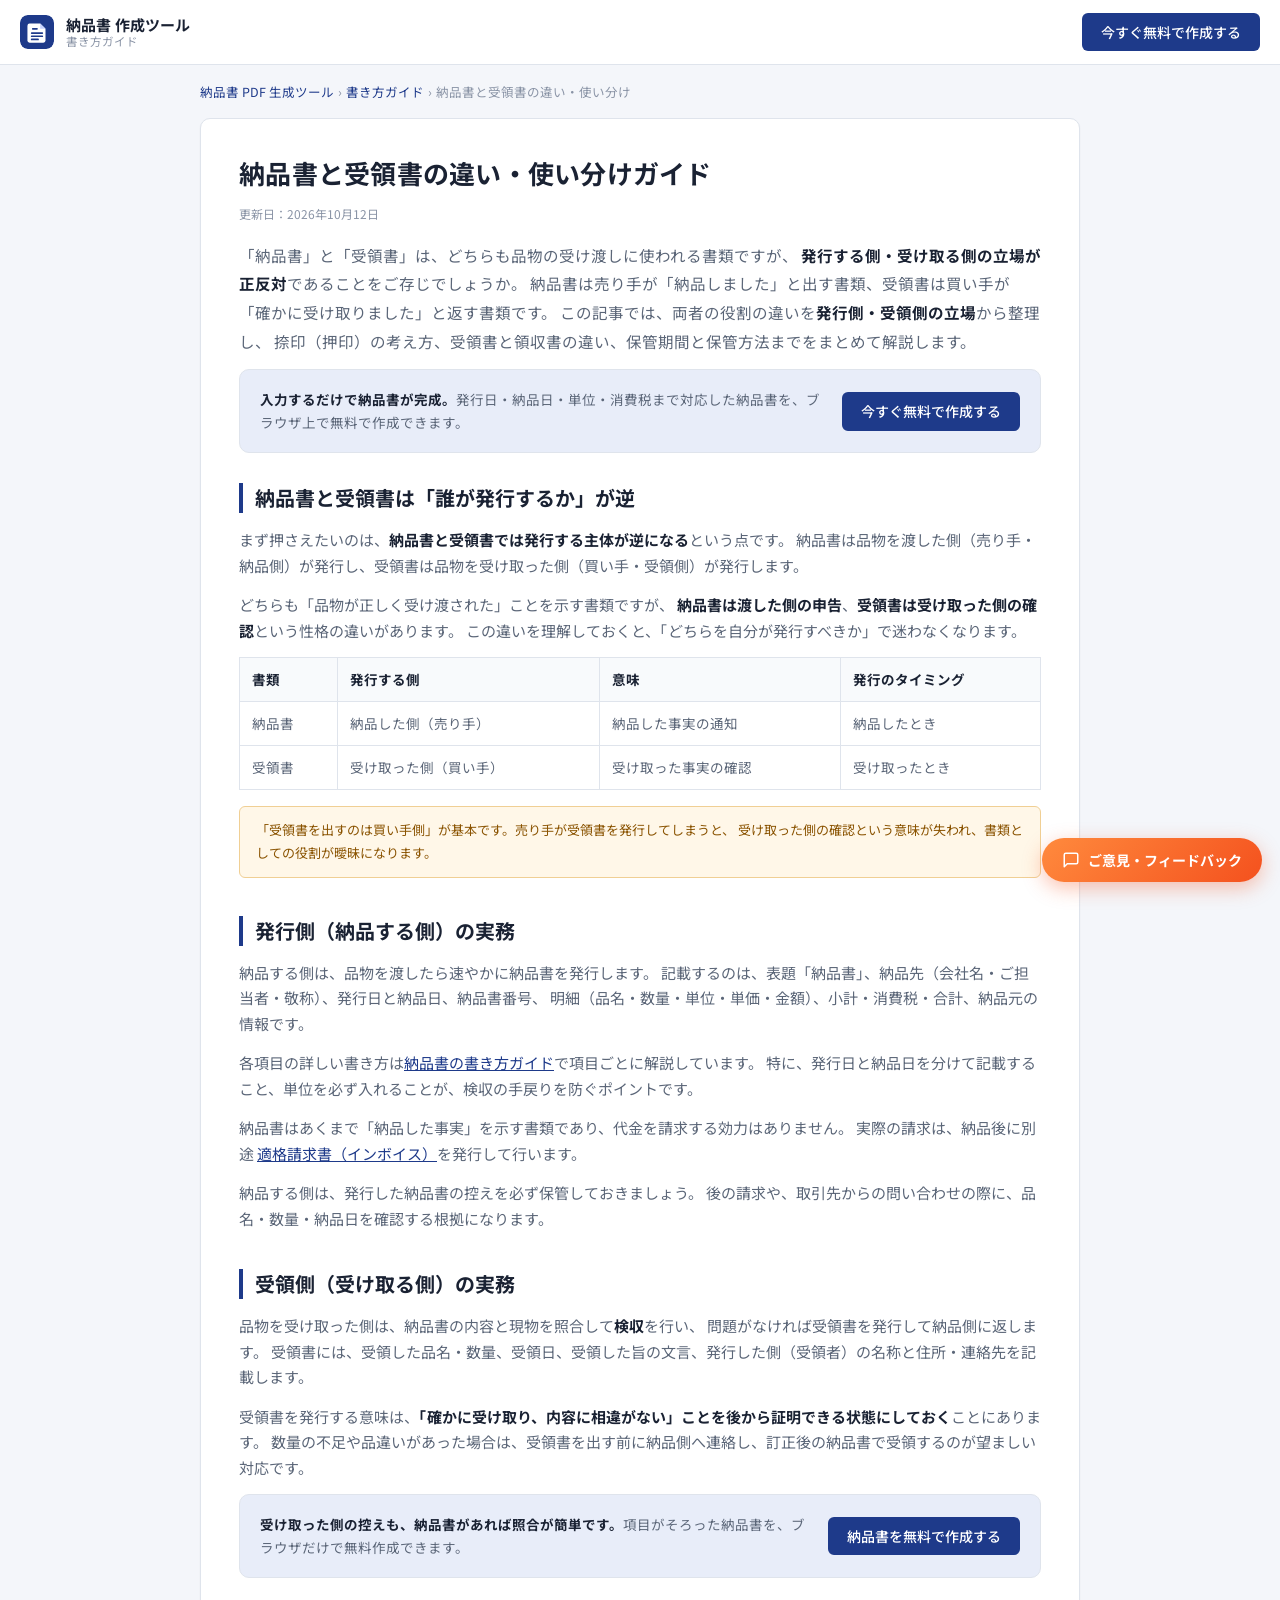
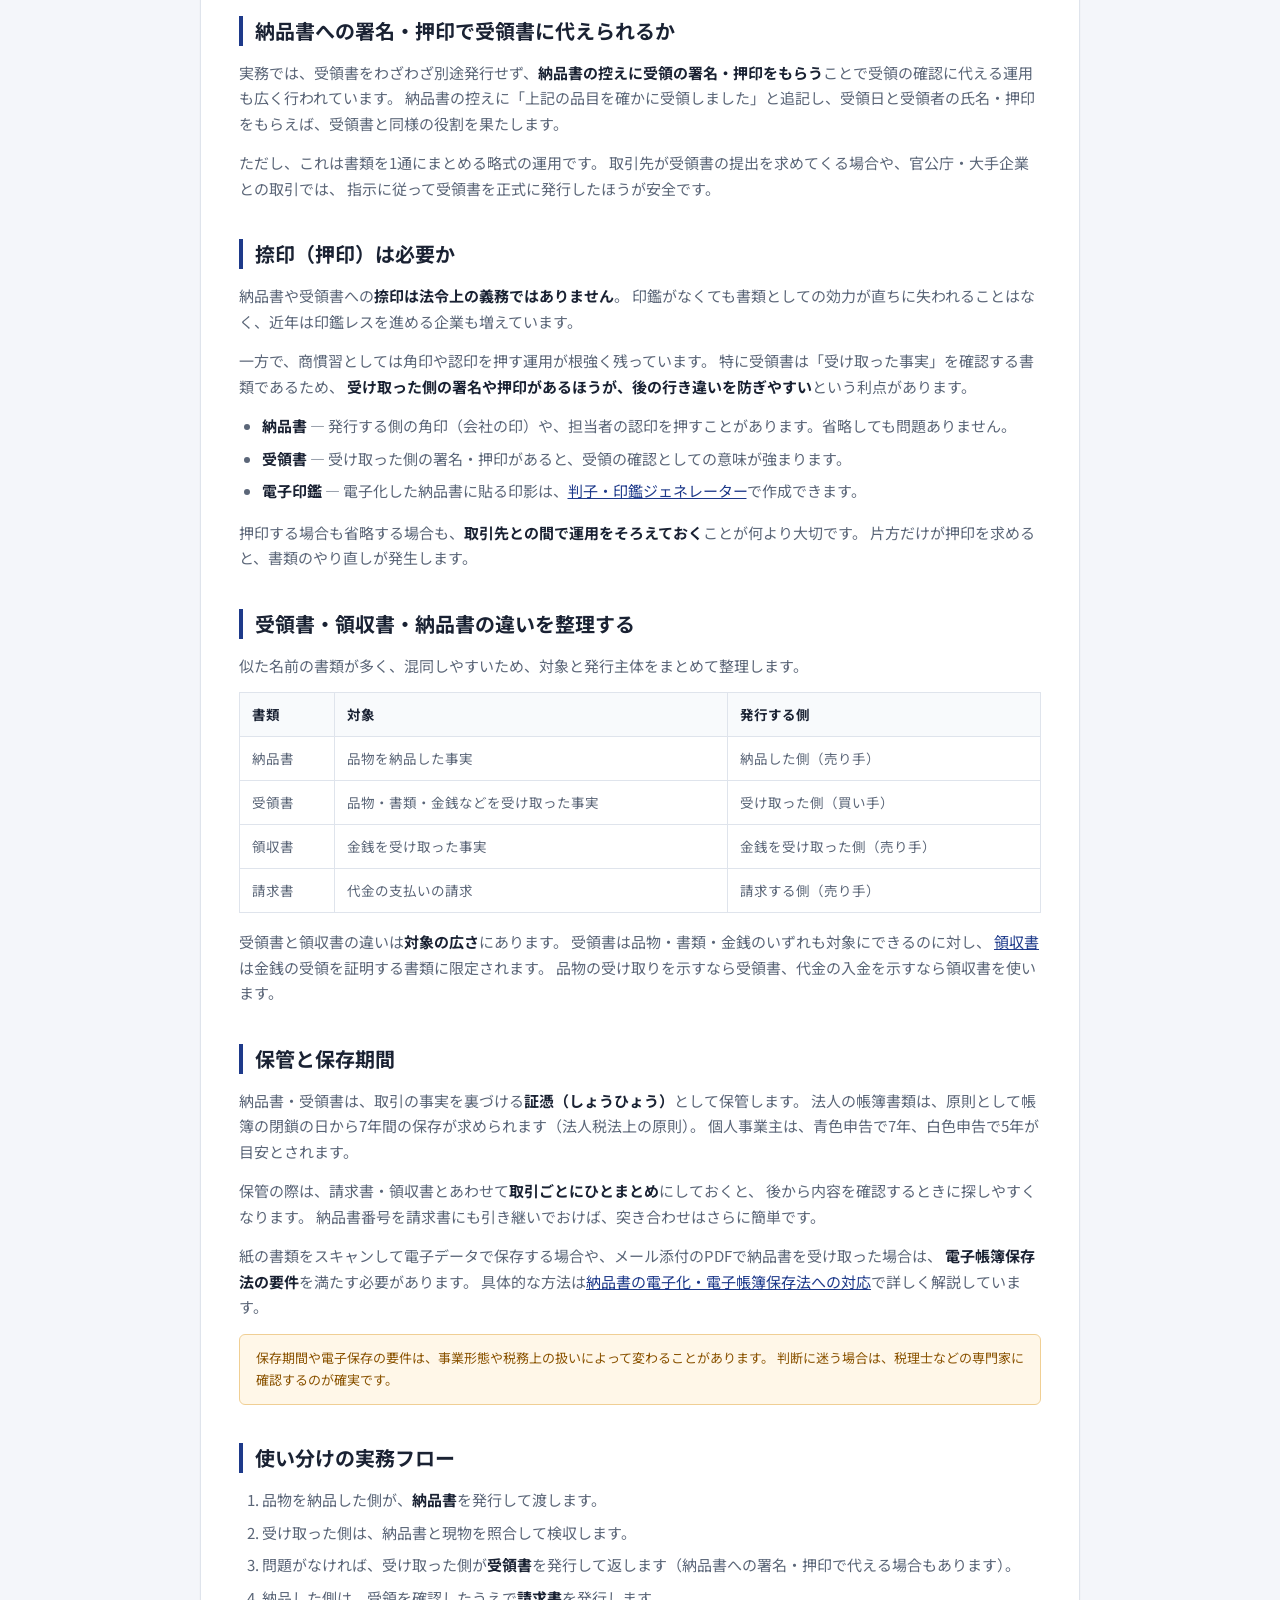
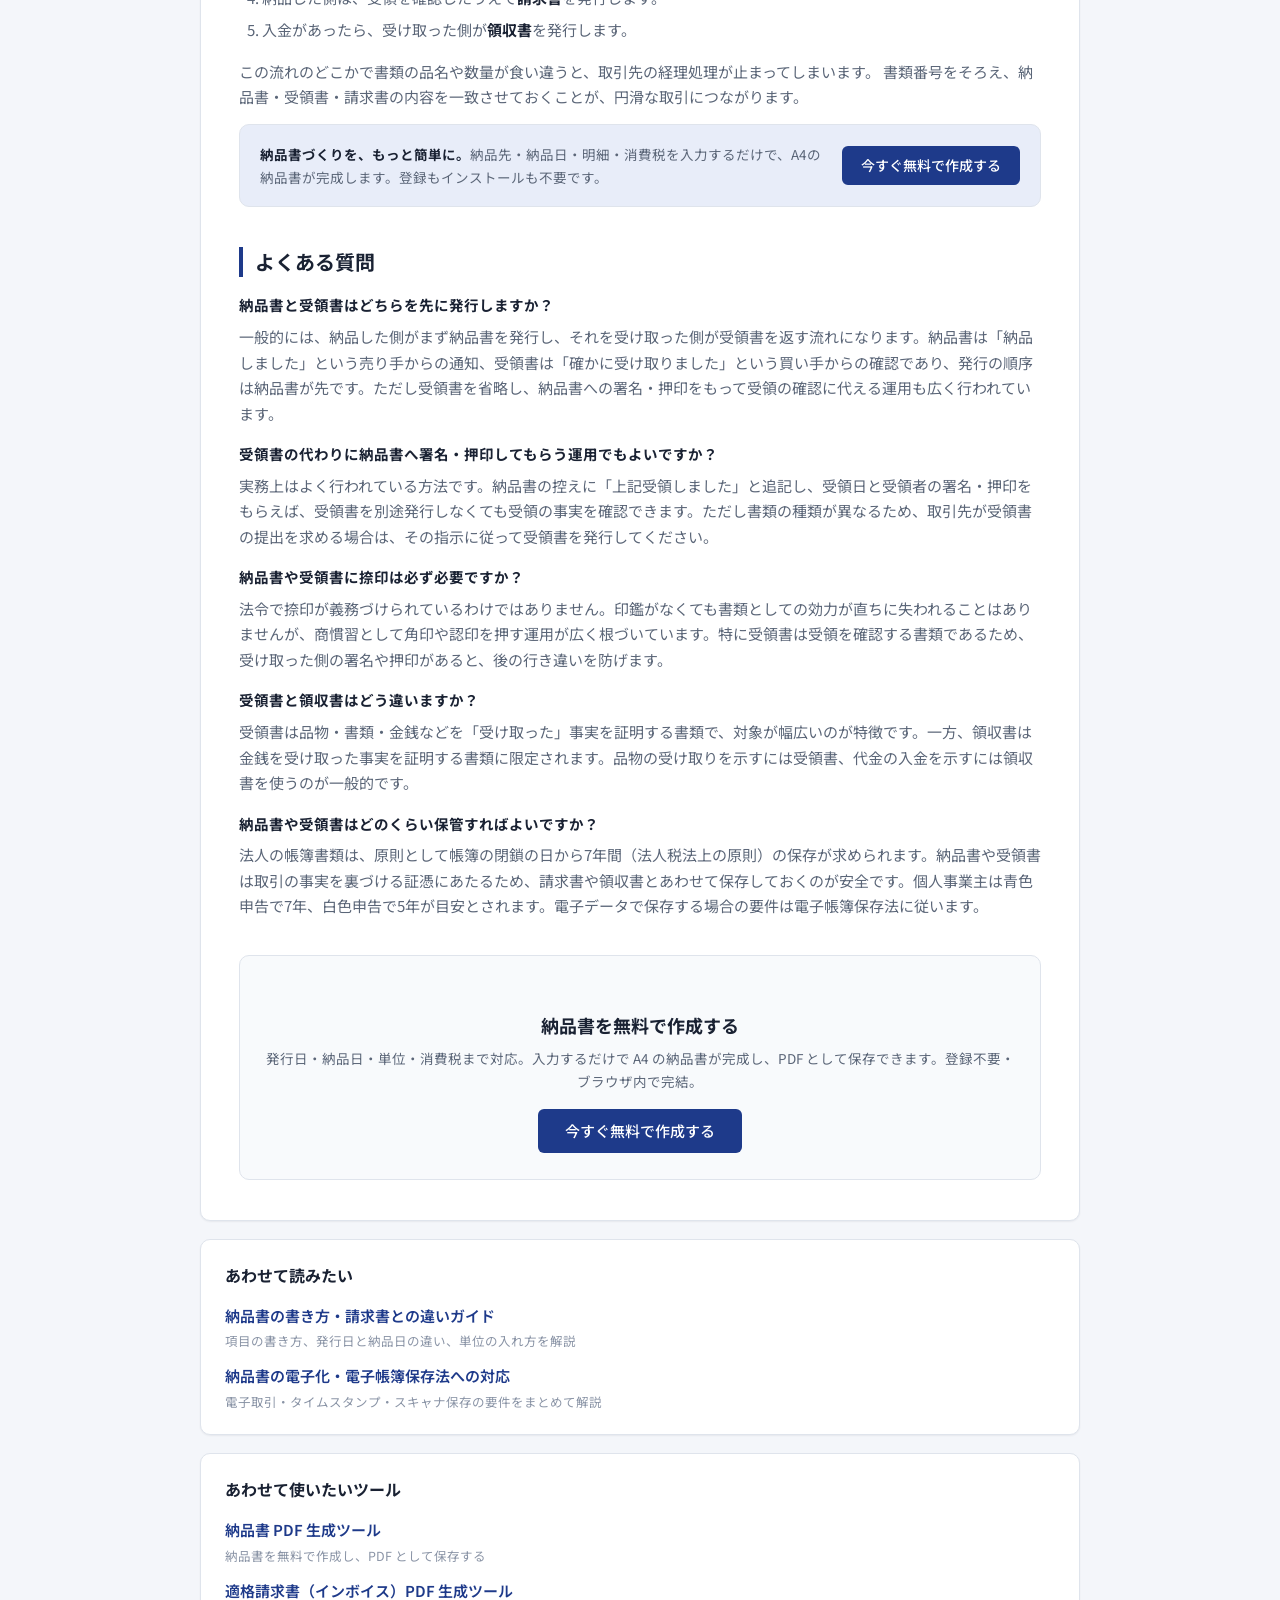
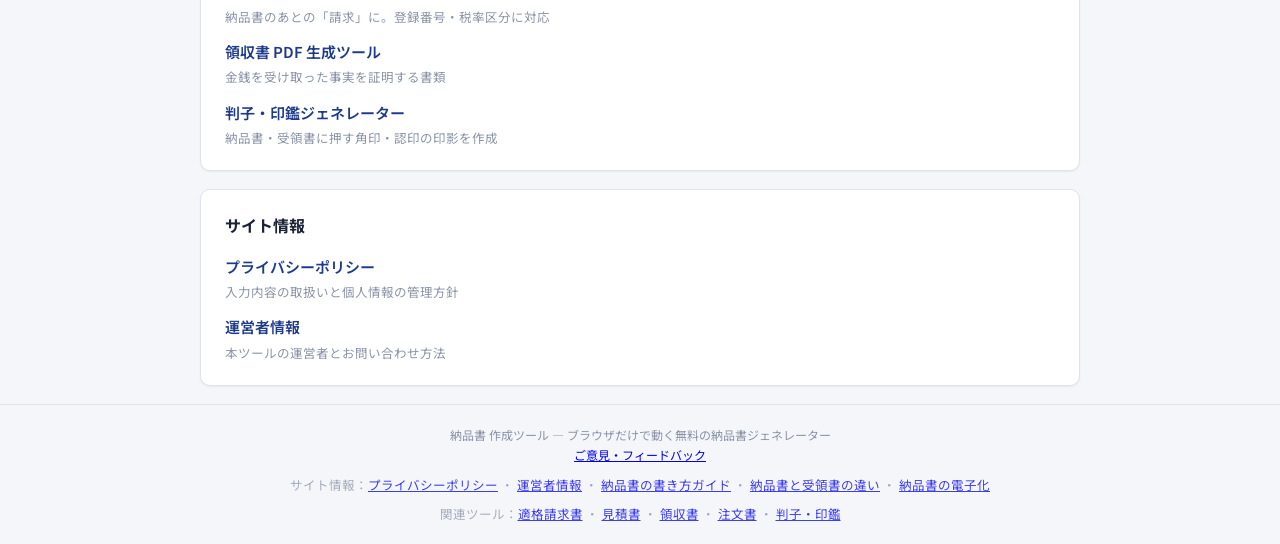
<file: nohinsho-vs-juryosho.html>
<!DOCTYPE html>
<html lang="ja">
<head>
<meta charset="UTF-8">
<meta name="viewport" content="width=device-width, initial-scale=1">
<title>納品書と受領書の違い・使い分けガイド｜発行側・受領側・捺印・保管</title>
<meta name="description" content="納品書と受領書の違いを発行側・受領側の立場から解説。どちらを誰が発行するのか、捺印（押印）は必要か、受領書・領収書との違い、保管期間と保管方法までをまとめました。無料ツールでそのまま作成できます。">
<meta name="keywords" content="納品書 受領書 違い,受領書 書き方,納品書 捺印,受領書 領収書 違い,納品書 保管,受領書 発行">
<meta name="robots" content="index, follow">
<link rel="canonical" href="https://www.reveriel.com/nohinsho-pdf/nohinsho-vs-juryosho.html">
<meta property="og:type" content="article">
<meta property="og:title" content="納品書と受領書の違い・使い分けガイド｜発行側・受領側・捺印・保管">
<meta property="og:description" content="納品書と受領書の違いを発行側・受領側の立場から解説。捺印の必要性、領収書との違い、保管方法までまとめました。">
<meta property="og:locale" content="ja_JP">
<meta property="og:url" content="https://www.reveriel.com/nohinsho-pdf/nohinsho-vs-juryosho.html">
<meta property="og:image" content="https://www.reveriel.com/nohinsho-pdf/og-image.png">
<meta name="twitter:card" content="summary_large_image">
<meta name="twitter:image" content="https://www.reveriel.com/nohinsho-pdf/og-image.png">
<link rel="icon" href="data:image/svg+xml,%3Csvg xmlns='http://www.w3.org/2000/svg' viewBox='0 0 32 32'%3E%3Crect width='32' height='32' rx='7' fill='%231e3a8a'/%3E%3Cpath d='M9 8h10l5 5v11a2 2 0 0 1-2 2H9a2 2 0 0 1-2-2V10a2 2 0 0 1 2-2z' fill='%23ffffff'/%3E%3Cpath d='M19 8v5h5' fill='%23c7d2fe'/%3E%3Cg stroke='%231e3a8a' stroke-width='1.6' stroke-linecap='round'%3E%3Cpath d='M12 13h4M11 17h10M11 20h10M11 23h6'/%3E%3C/g%3E%3C/svg%3E">
<link rel="preconnect" href="https://fonts.googleapis.com">
<link rel="preconnect" href="https://fonts.gstatic.com" crossorigin>
<link href="https://fonts.googleapis.com/css2?family=Noto+Sans+JP:wght@400;500;700&display=swap" rel="stylesheet">
<link rel="stylesheet" href="style.css">
<link rel="stylesheet" href="guide.css">
<!-- Cloudflare Web Analytics --><script type='module' src='https://static.cloudflareinsights.com/beacon.min.js' data-cf-beacon='{"token": "6fc01bf3ac5e457ba1bd16b91e5b653e"}'></script><!-- End Cloudflare Web Analytics -->
<script type="application/ld+json">
{
  "@context": "https://schema.org",
  "@graph": [
    {
      "@type": "Article",
      "headline": "納品書と受領書の違い・使い分けガイド｜発行側・受領側・捺印・保管",
      "description": "納品書と受領書の違いを発行側・受領側の立場から解説。どちらを誰が発行するのか、捺印は必要か、領収書との違い、保管期間と保管方法をまとめました。",
      "inLanguage": "ja",
      "datePublished": "2026-10-12",
      "dateModified": "2026-10-12",
      "author": { "@type": "Organization", "name": "Reveriel" },
      "publisher": { "@type": "Organization", "name": "Reveriel" },
      "mainEntityOfPage": { "@type": "WebPage", "@id": "https://www.reveriel.com/nohinsho-pdf/nohinsho-vs-juryosho.html" },
      "image": "https://www.reveriel.com/nohinsho-pdf/og-image.png"
    },
    {
      "@type": "FAQPage",
      "mainEntity": [
        {
          "@type": "Question",
          "name": "納品書と受領書はどちらを先に発行しますか？",
          "acceptedAnswer": {
            "@type": "Answer",
            "text": "一般的には、納品した側がまず納品書を発行し、それを受け取った側が受領書を返す流れになります。納品書は「納品しました」という売り手からの通知、受領書は「確かに受け取りました」という買い手からの確認であり、発行の順序は納品書が先です。ただし受領書を省略し、納品書への署名・押印をもって受領の確認に代える運用も広く行われています。"
          }
        },
        {
          "@type": "Question",
          "name": "受領書の代わりに納品書へ署名・押印してもらう運用でもよいですか？",
          "acceptedAnswer": {
            "@type": "Answer",
            "text": "実務上はよく行われている方法です。納品書の控えに「上記受領しました」と追記し、受領日と受領者の署名・押印をもらえば、受領書を別途発行しなくても受領の事実を確認できます。ただし書類の種類が異なるため、取引先が受領書の提出を求める場合は、その指示に従って受領書を発行してください。"
          }
        },
        {
          "@type": "Question",
          "name": "納品書や受領書に捺印は必ず必要ですか？",
          "acceptedAnswer": {
            "@type": "Answer",
            "text": "法令で捺印が義務づけられているわけではありません。印鑑がなくても書類としての効力が直ちに失われることはありませんが、商慣習として角印や認印を押す運用が広く根づいています。特に受領書は受領を確認する書類であるため、受け取った側の署名や押印があると、後の行き違いを防げます。"
          }
        },
        {
          "@type": "Question",
          "name": "受領書と領収書はどう違いますか？",
          "acceptedAnswer": {
            "@type": "Answer",
            "text": "受領書は品物・書類・金銭などを「受け取った」事実を証明する書類で、対象が幅広いのが特徴です。一方、領収書は金銭を受け取った事実を証明する書類に限定されます。品物の受け取りを示すには受領書、代金の入金を示すには領収書を使うのが一般的です。"
          }
        },
        {
          "@type": "Question",
          "name": "納品書や受領書はどのくらい保管すればよいですか？",
          "acceptedAnswer": {
            "@type": "Answer",
            "text": "法人の帳簿書類は、原則として帳簿の閉鎖の日から7年間（法人税法上の原則）の保存が求められます。納品書や受領書は取引の事実を裏づける証憑にあたるため、請求書や領収書とあわせて保存しておくのが安全です。個人事業主は青色申告で7年、白色申告で5年が目安とされます。電子データで保存する場合の要件は電子帳簿保存法に従います。"
          }
        }
      ]
    }
  ]
}
</script>
</head>
<body>

<header class="site-header no-print">
  <div class="wrap header-inner">
    <a class="brand" href="https://www.reveriel.com/nohinsho-pdf/" style="text-decoration:none;color:inherit;">
      <svg class="brand-mark" viewBox="0 0 32 32" aria-hidden="true">
        <rect width="32" height="32" rx="7" fill="currentColor"/>
        <path d="M9 8h10l5 5v11a2 2 0 0 1-2 2H9a2 2 0 0 1-2-2V10a2 2 0 0 1 2-2z" fill="#fff"/>
        <path d="M19 8v5h5" fill="#c7d2fe"/>
        <g stroke="currentColor" stroke-width="1.6" stroke-linecap="round">
          <path d="M12 13h4M11 17h10M11 20h10M11 23h6"/>
        </g>
      </svg>
      <div class="brand-text">
        <strong>納品書 作成ツール</strong>
        <span>書き方ガイド</span>
      </div>
    </a>
    <div class="header-actions">
      <a class="btn btn-primary" href="https://www.reveriel.com/nohinsho-pdf/">今すぐ無料で作成する</a>
    </div>
  </div>
</header>

<main class="wrap">
  <div class="guide-col">

    <nav class="breadcrumb no-print" aria-label="パンくず">
      <ol>
        <li><a href="https://www.reveriel.com/nohinsho-pdf/">納品書 PDF 生成ツール</a></li>
        <li><a href="kakikata.html">書き方ガイド</a></li>
        <li aria-current="page">納品書と受領書の違い・使い分け</li>
      </ol>
    </nav>

    <article class="guide">
      <h1>納品書と受領書の違い・使い分けガイド</h1>
      <p class="guide-meta">更新日：2026年10月12日</p>
      <p class="guide-lead">
        「納品書」と「受領書」は、どちらも品物の受け渡しに使われる書類ですが、
        <strong>発行する側・受け取る側の立場が正反対</strong>であることをご存じでしょうか。
        納品書は売り手が「納品しました」と出す書類、受領書は買い手が「確かに受け取りました」と返す書類です。
        この記事では、両者の役割の違いを<strong>発行側・受領側の立場</strong>から整理し、
        捺印（押印）の考え方、受領書と領収書の違い、保管期間と保管方法までをまとめて解説します。
      </p>

      <div class="guide-cta-box">
        <p><strong>入力するだけで納品書が完成。</strong>発行日・納品日・単位・消費税まで対応した納品書を、ブラウザ上で無料で作成できます。</p>
        <a class="btn btn-primary" href="https://www.reveriel.com/nohinsho-pdf/">今すぐ無料で作成する</a>
      </div>

      <h2>納品書と受領書は「誰が発行するか」が逆</h2>
      <p>
        まず押さえたいのは、<strong>納品書と受領書では発行する主体が逆になる</strong>という点です。
        納品書は品物を渡した側（売り手・納品側）が発行し、受領書は品物を受け取った側（買い手・受領側）が発行します。
      </p>
      <p>
        どちらも「品物が正しく受け渡された」ことを示す書類ですが、
        <strong>納品書は渡した側の申告</strong>、<strong>受領書は受け取った側の確認</strong>という性格の違いがあります。
        この違いを理解しておくと、「どちらを自分が発行すべきか」で迷わなくなります。
      </p>
      <table class="guide-table">
        <thead>
          <tr><th>書類</th><th>発行する側</th><th>意味</th><th>発行のタイミング</th></tr>
        </thead>
        <tbody>
          <tr><td>納品書</td><td>納品した側（売り手）</td><td>納品した事実の通知</td><td>納品したとき</td></tr>
          <tr><td>受領書</td><td>受け取った側（買い手）</td><td>受け取った事実の確認</td><td>受け取ったとき</td></tr>
        </tbody>
      </table>
      <div class="guide-note">
        「受領書を出すのは買い手側」が基本です。売り手が受領書を発行してしまうと、
        受け取った側の確認という意味が失われ、書類としての役割が曖昧になります。
      </div>

      <h2>発行側（納品する側）の実務</h2>
      <p>
        納品する側は、品物を渡したら速やかに納品書を発行します。
        記載するのは、表題「納品書」、納品先（会社名・ご担当者・敬称）、発行日と納品日、納品書番号、
        明細（品名・数量・単位・単価・金額）、小計・消費税・合計、納品元の情報です。
      </p>
      <p>
        各項目の詳しい書き方は<a href="kakikata.html">納品書の書き方ガイド</a>で項目ごとに解説しています。
        特に、発行日と納品日を分けて記載すること、単位を必ず入れることが、検収の手戻りを防ぐポイントです。
      </p>
      <p>
        納品書はあくまで「納品した事実」を示す書類であり、代金を請求する効力はありません。
        実際の請求は、納品後に別途
        <a href="https://www.reveriel.com/japan-invoice-pdf/">適格請求書（インボイス）</a>を発行して行います。
      </p>
      <p>
        納品する側は、発行した納品書の控えを必ず保管しておきましょう。
        後の請求や、取引先からの問い合わせの際に、品名・数量・納品日を確認する根拠になります。
      </p>

      <h2>受領側（受け取る側）の実務</h2>
      <p>
        品物を受け取った側は、納品書の内容と現物を照合して<strong>検収</strong>を行い、
        問題がなければ受領書を発行して納品側に返します。
        受領書には、受領した品名・数量、受領日、受領した旨の文言、発行した側（受領者）の名称と住所・連絡先を記載します。
      </p>
      <p>
        受領書を発行する意味は、<strong>「確かに受け取り、内容に相違がない」ことを後から証明できる状態にしておく</strong>ことにあります。
        数量の不足や品違いがあった場合は、受領書を出す前に納品側へ連絡し、訂正後の納品書で受領するのが望ましい対応です。
      </p>
      <div class="guide-cta-box">
        <p><strong>受け取った側の控えも、納品書があれば照合が簡単です。</strong>項目がそろった納品書を、ブラウザだけで無料作成できます。</p>
        <a class="btn btn-primary" href="https://www.reveriel.com/nohinsho-pdf/">納品書を無料で作成する</a>
      </div>

      <h2>納品書への署名・押印で受領書に代えられるか</h2>
      <p>
        実務では、受領書をわざわざ別途発行せず、<strong>納品書の控えに受領の署名・押印をもらう</strong>ことで受領の確認に代える運用も広く行われています。
        納品書の控えに「上記の品目を確かに受領しました」と追記し、受領日と受領者の氏名・押印をもらえば、受領書と同様の役割を果たします。
      </p>
      <p>
        ただし、これは書類を1通にまとめる略式の運用です。
        取引先が受領書の提出を求めてくる場合や、官公庁・大手企業との取引では、
        指示に従って受領書を正式に発行したほうが安全です。
      </p>

      <h2>捺印（押印）は必要か</h2>
      <p>
        納品書や受領書への<strong>捺印は法令上の義務ではありません</strong>。
        印鑑がなくても書類としての効力が直ちに失われることはなく、近年は印鑑レスを進める企業も増えています。
      </p>
      <p>
        一方で、商慣習としては角印や認印を押す運用が根強く残っています。
        特に受領書は「受け取った事実」を確認する書類であるため、
        <strong>受け取った側の署名や押印があるほうが、後の行き違いを防ぎやすい</strong>という利点があります。
      </p>
      <ul>
        <li><strong>納品書</strong> — 発行する側の角印（会社の印）や、担当者の認印を押すことがあります。省略しても問題ありません。</li>
        <li><strong>受領書</strong> — 受け取った側の署名・押印があると、受領の確認としての意味が強まります。</li>
        <li><strong>電子印鑑</strong> — 電子化した納品書に貼る印影は、<a href="https://www.reveriel.com/hanko-generator/">判子・印鑑ジェネレーター</a>で作成できます。</li>
      </ul>
      <p>
        押印する場合も省略する場合も、<strong>取引先との間で運用をそろえておく</strong>ことが何より大切です。
        片方だけが押印を求めると、書類のやり直しが発生します。
      </p>

      <h2>受領書・領収書・納品書の違いを整理する</h2>
      <p>
        似た名前の書類が多く、混同しやすいため、対象と発行主体をまとめて整理します。
      </p>
      <table class="guide-table">
        <thead>
          <tr><th>書類</th><th>対象</th><th>発行する側</th></tr>
        </thead>
        <tbody>
          <tr><td>納品書</td><td>品物を納品した事実</td><td>納品した側（売り手）</td></tr>
          <tr><td>受領書</td><td>品物・書類・金銭などを受け取った事実</td><td>受け取った側（買い手）</td></tr>
          <tr><td>領収書</td><td>金銭を受け取った事実</td><td>金銭を受け取った側（売り手）</td></tr>
          <tr><td>請求書</td><td>代金の支払いの請求</td><td>請求する側（売り手）</td></tr>
        </tbody>
      </table>
      <p>
        受領書と領収書の違いは<strong>対象の広さ</strong>にあります。
        受領書は品物・書類・金銭のいずれも対象にできるのに対し、
        <a href="https://www.reveriel.com/ryoshusho-pdf/">領収書</a>は金銭の受領を証明する書類に限定されます。
        品物の受け取りを示すなら受領書、代金の入金を示すなら領収書を使います。
      </p>

      <h2>保管と保存期間</h2>
      <p>
        納品書・受領書は、取引の事実を裏づける<strong>証憑（しょうひょう）</strong>として保管します。
        法人の帳簿書類は、原則として帳簿の閉鎖の日から7年間の保存が求められます（法人税法上の原則）。
        個人事業主は、青色申告で7年、白色申告で5年が目安とされます。
      </p>
      <p>
        保管の際は、請求書・領収書とあわせて<strong>取引ごとにひとまとめ</strong>にしておくと、
        後から内容を確認するときに探しやすくなります。
        納品書番号を請求書にも引き継いでおけば、突き合わせはさらに簡単です。
      </p>
      <p>
        紙の書類をスキャンして電子データで保存する場合や、メール添付のPDFで納品書を受け取った場合は、
        <strong>電子帳簿保存法の要件</strong>を満たす必要があります。
        具体的な方法は<a href="denshika.html">納品書の電子化・電子帳簿保存法への対応</a>で詳しく解説しています。
      </p>
      <div class="guide-note">
        保存期間や電子保存の要件は、事業形態や税務上の扱いによって変わることがあります。
        判断に迷う場合は、税理士などの専門家に確認するのが確実です。
      </div>

      <h2>使い分けの実務フロー</h2>
      <ol>
        <li>品物を納品した側が、<strong>納品書</strong>を発行して渡します。</li>
        <li>受け取った側は、納品書と現物を照合して検収します。</li>
        <li>問題がなければ、受け取った側が<strong>受領書</strong>を発行して返します（納品書への署名・押印で代える場合もあります）。</li>
        <li>納品した側は、受領を確認したうえで<strong>請求書</strong>を発行します。</li>
        <li>入金があったら、受け取った側が<strong>領収書</strong>を発行します。</li>
      </ol>
      <p>
        この流れのどこかで書類の品名や数量が食い違うと、取引先の経理処理が止まってしまいます。
        書類番号をそろえ、納品書・受領書・請求書の内容を一致させておくことが、円滑な取引につながります。
      </p>

      <div class="guide-cta-box">
        <p><strong>納品書づくりを、もっと簡単に。</strong>納品先・納品日・明細・消費税を入力するだけで、A4の納品書が完成します。登録もインストールも不要です。</p>
        <a class="btn btn-primary" href="https://www.reveriel.com/nohinsho-pdf/">今すぐ無料で作成する</a>
      </div>

      <section class="guide-faq" aria-labelledby="faqTitle">
        <h2 id="faqTitle">よくある質問</h2>
        <dl>
          <dt>納品書と受領書はどちらを先に発行しますか？</dt>
          <dd>一般的には、納品した側がまず納品書を発行し、それを受け取った側が受領書を返す流れになります。納品書は「納品しました」という売り手からの通知、受領書は「確かに受け取りました」という買い手からの確認であり、発行の順序は納品書が先です。ただし受領書を省略し、納品書への署名・押印をもって受領の確認に代える運用も広く行われています。</dd>

          <dt>受領書の代わりに納品書へ署名・押印してもらう運用でもよいですか？</dt>
          <dd>実務上はよく行われている方法です。納品書の控えに「上記受領しました」と追記し、受領日と受領者の署名・押印をもらえば、受領書を別途発行しなくても受領の事実を確認できます。ただし書類の種類が異なるため、取引先が受領書の提出を求める場合は、その指示に従って受領書を発行してください。</dd>

          <dt>納品書や受領書に捺印は必ず必要ですか？</dt>
          <dd>法令で捺印が義務づけられているわけではありません。印鑑がなくても書類としての効力が直ちに失われることはありませんが、商慣習として角印や認印を押す運用が広く根づいています。特に受領書は受領を確認する書類であるため、受け取った側の署名や押印があると、後の行き違いを防げます。</dd>

          <dt>受領書と領収書はどう違いますか？</dt>
          <dd>受領書は品物・書類・金銭などを「受け取った」事実を証明する書類で、対象が幅広いのが特徴です。一方、領収書は金銭を受け取った事実を証明する書類に限定されます。品物の受け取りを示すには受領書、代金の入金を示すには領収書を使うのが一般的です。</dd>

          <dt>納品書や受領書はどのくらい保管すればよいですか？</dt>
          <dd>法人の帳簿書類は、原則として帳簿の閉鎖の日から7年間（法人税法上の原則）の保存が求められます。納品書や受領書は取引の事実を裏づける証憑にあたるため、請求書や領収書とあわせて保存しておくのが安全です。個人事業主は青色申告で7年、白色申告で5年が目安とされます。電子データで保存する場合の要件は電子帳簿保存法に従います。</dd>
        </dl>
      </section>

      <div class="guide-cta-foot">
        <h2>納品書を無料で作成する</h2>
        <p>発行日・納品日・単位・消費税まで対応。入力するだけで A4 の納品書が完成し、PDF として保存できます。登録不要・ブラウザ内で完結。</p>
        <a class="btn btn-primary" href="https://www.reveriel.com/nohinsho-pdf/">今すぐ無料で作成する</a>
      </div>
    </article>

    <section class="guide-related no-print" aria-labelledby="relTitle">
      <h2 id="relTitle">あわせて読みたい</h2>
      <ul>
        <li><a href="kakikata.html">納品書の書き方・請求書との違いガイド<span class="rel-desc">項目の書き方、発行日と納品日の違い、単位の入れ方を解説</span></a></li>
        <li><a href="denshika.html">納品書の電子化・電子帳簿保存法への対応<span class="rel-desc">電子取引・タイムスタンプ・スキャナ保存の要件をまとめて解説</span></a></li>
      </ul>
    </section>

    <section class="guide-related no-print" aria-labelledby="relToolTitle">
      <h2 id="relToolTitle">あわせて使いたいツール</h2>
      <ul>
        <li><a href="https://www.reveriel.com/nohinsho-pdf/">納品書 PDF 生成ツール<span class="rel-desc">納品書を無料で作成し、PDF として保存する</span></a></li>
        <li><a href="https://www.reveriel.com/japan-invoice-pdf/">適格請求書（インボイス）PDF 生成ツール<span class="rel-desc">納品書のあとの「請求」に。登録番号・税率区分に対応</span></a></li>
        <li><a href="https://www.reveriel.com/ryoshusho-pdf/">領収書 PDF 生成ツール<span class="rel-desc">金銭を受け取った事実を証明する書類</span></a></li>
        <li><a href="https://www.reveriel.com/hanko-generator/">判子・印鑑ジェネレーター<span class="rel-desc">納品書・受領書に押す角印・認印の印影を作成</span></a></li>
      </ul>
    </section>

    <section class="guide-related no-print" aria-labelledby="siteInfoTitle">
      <h2 id="siteInfoTitle">サイト情報</h2>
      <ul>
        <li><a href="privacy.html">プライバシーポリシー<span class="rel-desc">入力内容の取扱いと個人情報の管理方針</span></a></li>
        <li><a href="company.html">運営者情報<span class="rel-desc">本ツールの運営者とお問い合わせ方法</span></a></li>
      </ul>
    </section>

  </div>
</main>

<footer class="site-footer no-print">
  <div class="wrap">
    <p>納品書 作成ツール — ブラウザだけで動く無料の納品書ジェネレーター</p>
    <p><a href="https://docs.google.com/forms/d/e/1FAIpQLSfHGUfgAlViT3TFiVtJi_EpJ4ioUpd9oGyaJ7rehEV-gBH_PA/viewform?usp=pp_url&amp;entry.1745177199=%E7%B4%8D%E5%93%81%E6%9B%B8" target="_blank" rel="noopener">ご意見・フィードバック</a></p>
    <p style="margin-top:8px;font-size:12.5px;opacity:.75;">サイト情報：<a href="privacy.html">プライバシーポリシー</a> ・ <a href="company.html">運営者情報</a> ・ <a href="kakikata.html">納品書の書き方ガイド</a> ・ <a href="nohinsho-vs-juryosho.html">納品書と受領書の違い</a> ・ <a href="denshika.html">納品書の電子化</a></p>
    <p style="margin-top:8px;font-size:12.5px;opacity:.75;">関連ツール：<a href="https://www.reveriel.com/japan-invoice-pdf/">適格請求書</a> ・ <a href="https://www.reveriel.com/mitsumori-pdf/">見積書</a> ・ <a href="https://www.reveriel.com/ryoshusho-pdf/">領収書</a> ・ <a href="https://www.reveriel.com/chumonsho-pdf/">注文書</a> ・ <a href="https://www.reveriel.com/hanko-generator/">判子・印鑑</a></p>
  </div>
</footer>

<!-- フィードバックFAB（右下固定・常時表示） -->
<a href="https://docs.google.com/forms/d/e/1FAIpQLSfHGUfgAlViT3TFiVtJi_EpJ4ioUpd9oGyaJ7rehEV-gBH_PA/viewform?usp=pp_url&amp;entry.1745177199=%E7%B4%8D%E5%93%81%E6%9B%B8" target="_blank" rel="noopener" class="feedback-fab" aria-label="ご意見・フィードバックを送る">
  <svg viewBox="0 0 24 24" fill="none" stroke="currentColor" stroke-width="2" stroke-linecap="round" stroke-linejoin="round" aria-hidden="true"><path d="M21 15a2 2 0 0 1-2 2H7l-4 4V5a2 2 0 0 1 2-2h14a2 2 0 0 1 2 2z"/></svg>
  <span>ご意見・フィードバック</span>
</a>
</body>
</html>
</file>
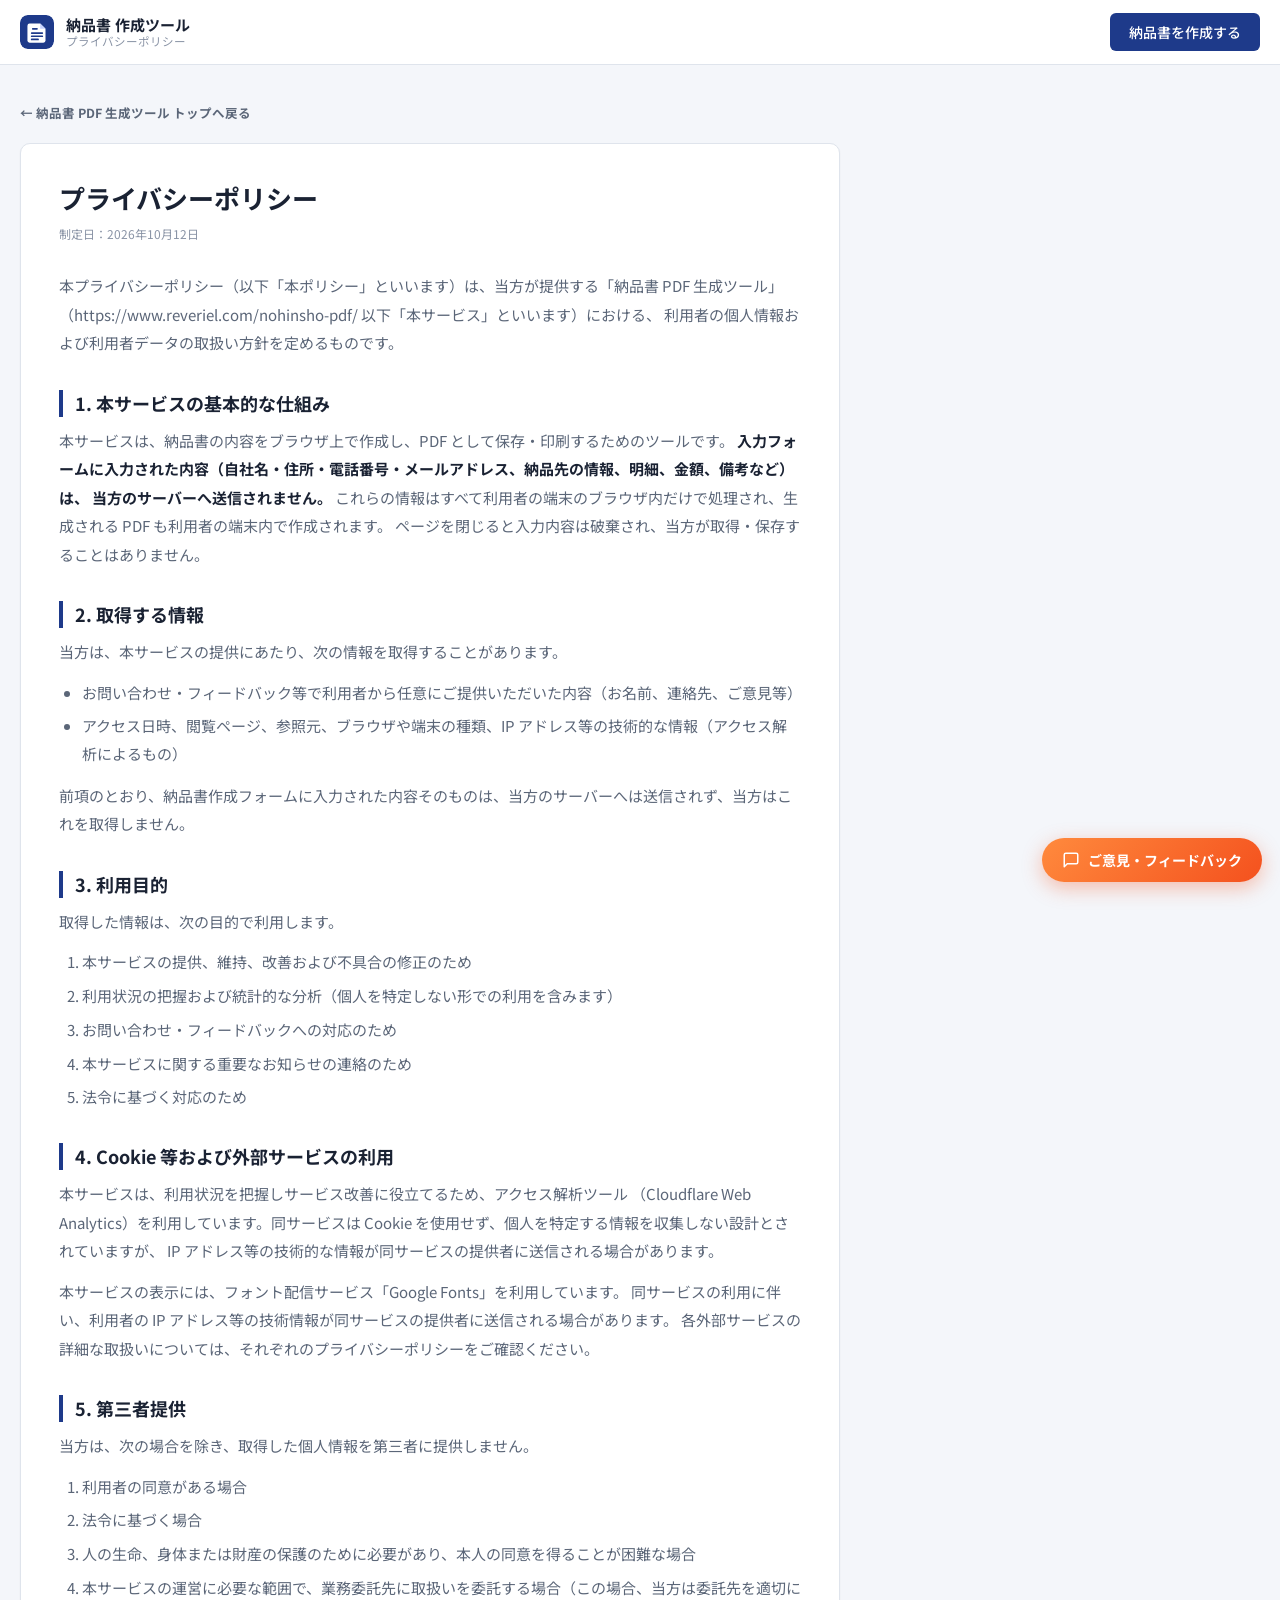
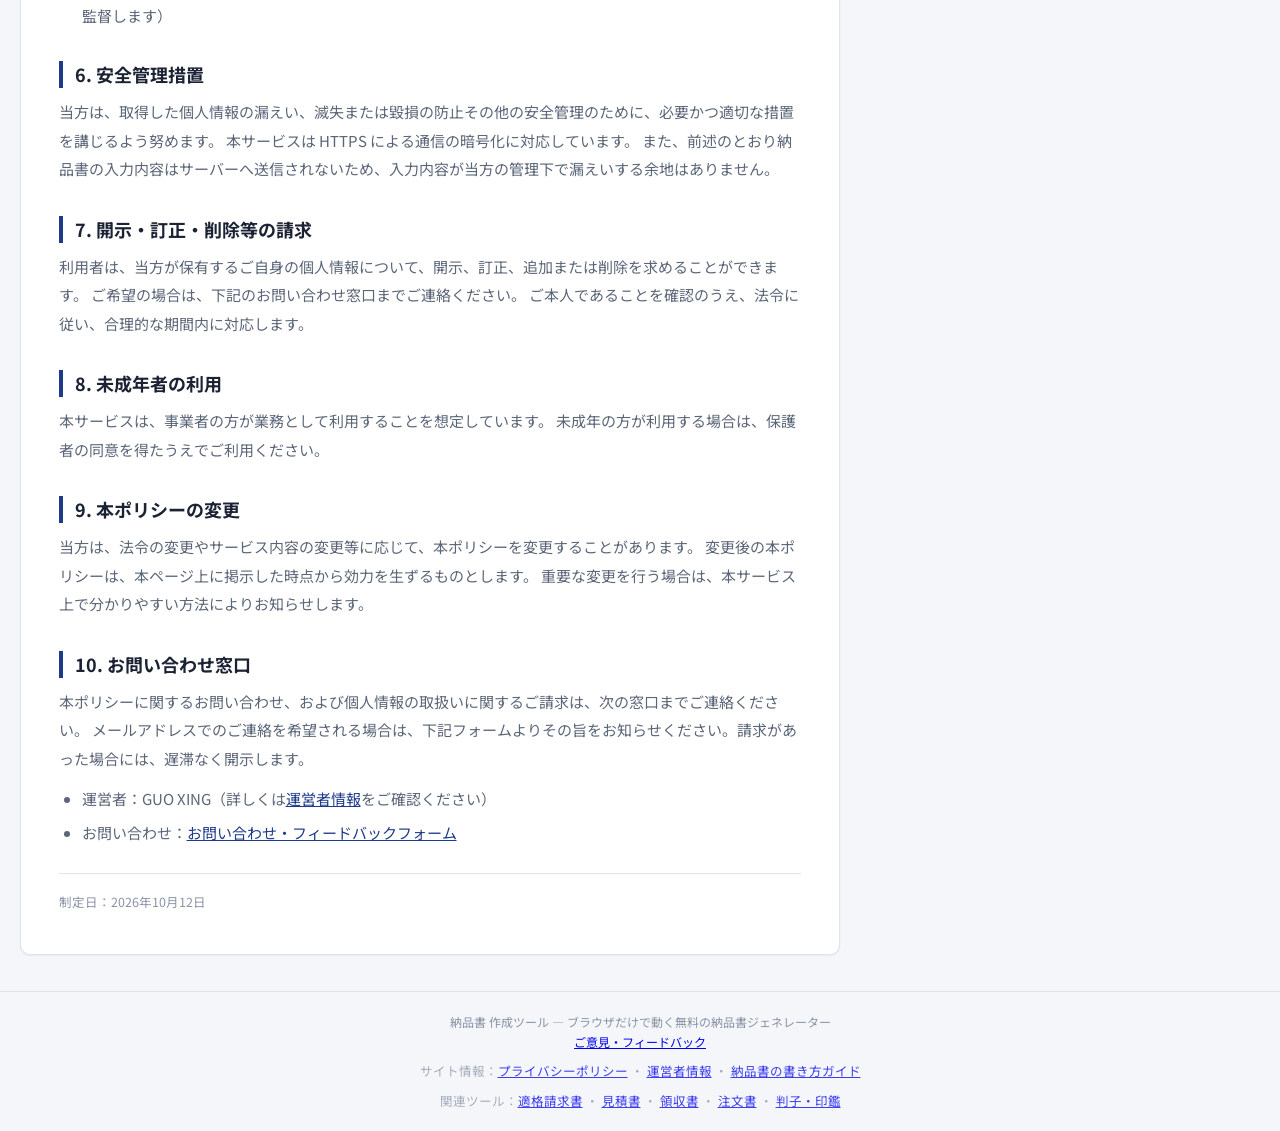
<file: privacy.html>
<!DOCTYPE html>
<html lang="ja">
<head>
<meta charset="UTF-8">
<meta name="viewport" content="width=device-width, initial-scale=1">
<title>プライバシーポリシー｜納品書 PDF 生成ツール</title>
<meta name="description" content="納品書 PDF 生成ツールにおける個人情報の取扱い方針（プライバシーポリシー）です。取得する情報、利用目的、第三者提供、安全管理措置、お問い合わせ窓口について定めます。">
<meta name="robots" content="index, follow">
<link rel="canonical" href="https://www.reveriel.com/nohinsho-pdf/privacy.html">
<meta property="og:type" content="website">
<meta property="og:title" content="プライバシーポリシー｜納品書 PDF 生成ツール">
<meta property="og:description" content="納品書 PDF 生成ツールにおける個人情報の取扱い方針を定めています。">
<meta property="og:locale" content="ja_JP">
<meta property="og:url" content="https://www.reveriel.com/nohinsho-pdf/privacy.html">
<meta property="og:image" content="https://www.reveriel.com/nohinsho-pdf/og-image.png">
<meta name="twitter:card" content="summary_large_image">
<meta name="twitter:image" content="https://www.reveriel.com/nohinsho-pdf/og-image.png">
<link rel="icon" href="data:image/svg+xml,%3Csvg xmlns='http://www.w3.org/2000/svg' viewBox='0 0 32 32'%3E%3Crect width='32' height='32' rx='7' fill='%231e3a8a'/%3E%3Cpath d='M9 8h10l5 5v11a2 2 0 0 1-2 2H9a2 2 0 0 1-2-2V10a2 2 0 0 1 2-2z' fill='%23ffffff'/%3E%3Cpath d='M19 8v5h5' fill='%23c7d2fe'/%3E%3Cg stroke='%231e3a8a' stroke-width='1.6' stroke-linecap='round'%3E%3Cpath d='M12 13h4M11 17h10M11 20h10M11 23h6'/%3E%3C/g%3E%3C/svg%3E">
<link rel="preconnect" href="https://fonts.googleapis.com">
<link rel="preconnect" href="https://fonts.gstatic.com" crossorigin>
<link href="https://fonts.googleapis.com/css2?family=Noto+Sans+JP:wght@400;500;700&display=swap" rel="stylesheet">
<link rel="stylesheet" href="style.css">
<link rel="stylesheet" href="guide.css">
<!-- Cloudflare Web Analytics --><script type='module' src='https://static.cloudflareinsights.com/beacon.min.js' data-cf-beacon='{"token": "6fc01bf3ac5e457ba1bd16b91e5b653e"}'></script><!-- End Cloudflare Web Analytics -->
</head>
<body>

<header class="site-header no-print">
  <div class="wrap header-inner">
    <a class="brand" href="https://www.reveriel.com/nohinsho-pdf/" style="text-decoration:none;color:inherit;">
      <svg class="brand-mark" viewBox="0 0 32 32" aria-hidden="true">
        <rect width="32" height="32" rx="7" fill="currentColor"/>
        <path d="M9 8h10l5 5v11a2 2 0 0 1-2 2H9a2 2 0 0 1-2-2V10a2 2 0 0 1 2-2z" fill="#fff"/>
        <path d="M19 8v5h5" fill="#c7d2fe"/>
        <g stroke="currentColor" stroke-width="1.6" stroke-linecap="round">
          <path d="M12 13h4M11 17h10M11 20h10M11 23h6"/>
        </g>
      </svg>
      <div class="brand-text">
        <strong>納品書 作成ツール</strong>
        <span>プライバシーポリシー</span>
      </div>
    </a>
    <div class="header-actions">
      <a class="btn btn-primary" href="https://www.reveriel.com/nohinsho-pdf/">納品書を作成する</a>
    </div>
  </div>
</header>

<main class="wrap">
  <section class="legal-page">
    <a class="legal-back" href="index.html">← 納品書 PDF 生成ツール トップへ戻る</a>

    <article class="legal">
      <h1>プライバシーポリシー</h1>
      <p class="legal-meta">制定日：2026年10月12日</p>

      <p>
        本プライバシーポリシー（以下「本ポリシー」といいます）は、当方が提供する「納品書 PDF 生成ツール」
        （https://www.reveriel.com/nohinsho-pdf/ 以下「本サービス」といいます）における、
        利用者の個人情報および利用者データの取扱い方針を定めるものです。
      </p>

      <h2>1. 本サービスの基本的な仕組み</h2>
      <p>
        本サービスは、納品書の内容をブラウザ上で作成し、PDF として保存・印刷するためのツールです。
        <strong>入力フォームに入力された内容（自社名・住所・電話番号・メールアドレス、納品先の情報、明細、金額、備考など）は、
        当方のサーバーへ送信されません。</strong>
        これらの情報はすべて利用者の端末のブラウザ内だけで処理され、生成される PDF も利用者の端末内で作成されます。
        ページを閉じると入力内容は破棄され、当方が取得・保存することはありません。
      </p>

      <h2>2. 取得する情報</h2>
      <p>当方は、本サービスの提供にあたり、次の情報を取得することがあります。</p>
      <ul>
        <li>お問い合わせ・フィードバック等で利用者から任意にご提供いただいた内容（お名前、連絡先、ご意見等）</li>
        <li>アクセス日時、閲覧ページ、参照元、ブラウザや端末の種類、IP アドレス等の技術的な情報（アクセス解析によるもの）</li>
      </ul>
      <p>
        前項のとおり、納品書作成フォームに入力された内容そのものは、当方のサーバーへは送信されず、当方はこれを取得しません。
      </p>

      <h2>3. 利用目的</h2>
      <p>取得した情報は、次の目的で利用します。</p>
      <ol>
        <li>本サービスの提供、維持、改善および不具合の修正のため</li>
        <li>利用状況の把握および統計的な分析（個人を特定しない形での利用を含みます）</li>
        <li>お問い合わせ・フィードバックへの対応のため</li>
        <li>本サービスに関する重要なお知らせの連絡のため</li>
        <li>法令に基づく対応のため</li>
      </ol>

      <h2>4. Cookie 等および外部サービスの利用</h2>
      <p>
        本サービスは、利用状況を把握しサービス改善に役立てるため、アクセス解析ツール
        （Cloudflare Web Analytics）を利用しています。同サービスは Cookie を使用せず、個人を特定する情報を収集しない設計とされていますが、
        IP アドレス等の技術的な情報が同サービスの提供者に送信される場合があります。
      </p>
      <p>
        本サービスの表示には、フォント配信サービス「Google Fonts」を利用しています。
        同サービスの利用に伴い、利用者の IP アドレス等の技術情報が同サービスの提供者に送信される場合があります。
        各外部サービスの詳細な取扱いについては、それぞれのプライバシーポリシーをご確認ください。
      </p>

      <h2>5. 第三者提供</h2>
      <p>当方は、次の場合を除き、取得した個人情報を第三者に提供しません。</p>
      <ol>
        <li>利用者の同意がある場合</li>
        <li>法令に基づく場合</li>
        <li>人の生命、身体または財産の保護のために必要があり、本人の同意を得ることが困難な場合</li>
        <li>本サービスの運営に必要な範囲で、業務委託先に取扱いを委託する場合（この場合、当方は委託先を適切に監督します）</li>
      </ol>

      <h2>6. 安全管理措置</h2>
      <p>
        当方は、取得した個人情報の漏えい、滅失または毀損の防止その他の安全管理のために、必要かつ適切な措置を講じるよう努めます。
        本サービスは HTTPS による通信の暗号化に対応しています。
        また、前述のとおり納品書の入力内容はサーバーへ送信されないため、入力内容が当方の管理下で漏えいする余地はありません。
      </p>

      <h2>7. 開示・訂正・削除等の請求</h2>
      <p>
        利用者は、当方が保有するご自身の個人情報について、開示、訂正、追加または削除を求めることができます。
        ご希望の場合は、下記のお問い合わせ窓口までご連絡ください。
        ご本人であることを確認のうえ、法令に従い、合理的な期間内に対応します。
      </p>

      <h2>8. 未成年者の利用</h2>
      <p>
        本サービスは、事業者の方が業務として利用することを想定しています。
        未成年の方が利用する場合は、保護者の同意を得たうえでご利用ください。
      </p>

      <h2>9. 本ポリシーの変更</h2>
      <p>
        当方は、法令の変更やサービス内容の変更等に応じて、本ポリシーを変更することがあります。
        変更後の本ポリシーは、本ページ上に掲示した時点から効力を生ずるものとします。
        重要な変更を行う場合は、本サービス上で分かりやすい方法によりお知らせします。
      </p>

      <h2>10. お問い合わせ窓口</h2>
      <p>
        本ポリシーに関するお問い合わせ、および個人情報の取扱いに関するご請求は、次の窓口までご連絡ください。
        メールアドレスでのご連絡を希望される場合は、下記フォームよりその旨をお知らせください。請求があった場合には、遅滞なく開示します。
      </p>
      <ul>
        <li>運営者：GUO XING（詳しくは<a href="company.html">運営者情報</a>をご確認ください）</li>
        <li>お問い合わせ：<a href="https://docs.google.com/forms/d/e/1FAIpQLSfHGUfgAlViT3TFiVtJi_EpJ4ioUpd9oGyaJ7rehEV-gBH_PA/viewform?usp=pp_url&amp;entry.1745177199=%E7%B4%8D%E5%93%81%E6%9B%B8" target="_blank" rel="noopener">お問い合わせ・フィードバックフォーム</a></li>
      </ul>

      <div class="legal-contact">
        <p>制定日：2026年10月12日</p>
      </div>
    </article>
  </section>
</main>

<footer class="site-footer no-print">
  <div class="wrap">
    <p>納品書 作成ツール — ブラウザだけで動く無料の納品書ジェネレーター</p>
    <p><a href="https://docs.google.com/forms/d/e/1FAIpQLSfHGUfgAlViT3TFiVtJi_EpJ4ioUpd9oGyaJ7rehEV-gBH_PA/viewform?usp=pp_url&amp;entry.1745177199=%E7%B4%8D%E5%93%81%E6%9B%B8" target="_blank" rel="noopener">ご意見・フィードバック</a></p>
    <p style="margin-top:8px;font-size:12.5px;opacity:.75;">サイト情報：<a href="privacy.html">プライバシーポリシー</a> ・ <a href="company.html">運営者情報</a> ・ <a href="kakikata.html">納品書の書き方ガイド</a></p>
    <p style="margin-top:8px;font-size:12.5px;opacity:.75;">関連ツール：<a href="https://www.reveriel.com/japan-invoice-pdf/">適格請求書</a> ・ <a href="https://www.reveriel.com/mitsumori-pdf/">見積書</a> ・ <a href="https://www.reveriel.com/ryoshusho-pdf/">領収書</a> ・ <a href="https://www.reveriel.com/chumonsho-pdf/">注文書</a> ・ <a href="https://www.reveriel.com/hanko-generator/">判子・印鑑</a></p>
  </div>
</footer>

<!-- フィードバックFAB（右下固定・常時表示） -->
<a href="https://docs.google.com/forms/d/e/1FAIpQLSfHGUfgAlViT3TFiVtJi_EpJ4ioUpd9oGyaJ7rehEV-gBH_PA/viewform?usp=pp_url&amp;entry.1745177199=%E7%B4%8D%E5%93%81%E6%9B%B8" target="_blank" rel="noopener" class="feedback-fab" aria-label="ご意見・フィードバックを送る">
  <svg viewBox="0 0 24 24" fill="none" stroke="currentColor" stroke-width="2" stroke-linecap="round" stroke-linejoin="round" aria-hidden="true"><path d="M21 15a2 2 0 0 1-2 2H7l-4 4V5a2 2 0 0 1 2-2h14a2 2 0 0 1 2 2z"/></svg>
  <span>ご意見・フィードバック</span>
</a>

</body>
</html>
</file>
<file: style.css>
/* =========================================================
   納品書 作成ツール — style.css
   （見積書・適格請求書ツールと同じ配色・A4 排版を踏襲）
   ========================================================= */

:root {
  --c-bg:            #f4f6fa;
  --c-surface:       #ffffff;
  --c-surface-2:     #f8fafc;
  --c-border:        #dfe4ec;
  --c-border-strong: #c3cad6;
  --c-text:          #1a2233;
  --c-text-muted:    #5b6678;
  --c-text-faint:    #8a94a6;
  --c-accent:        #1e3a8a;
  --c-accent-soft:   #e8edf9;
  --c-accent-hover:  #16295f;
  --c-danger:        #b42318;
  --c-danger-soft:   #fef3f2;
  --c-success:       #067647;
  --c-focus:         #4f7cf7;

  --paper-bg:        #ffffff;
  --paper-ink:       #111827;
  --paper-line:      #d7dce5;
  --paper-line-soft: #eaedf3;
  --paper-accent:    #1e3a8a;

  --radius:    10px;
  --radius-sm: 6px;
  --shadow-sm: 0 1px 2px rgba(16, 24, 40, .06);
  --shadow-lg: 0 4px 24px rgba(16, 24, 40, .10);

  --font: "Noto Sans JP", -apple-system, BlinkMacSystemFont, "Hiragino Kaku Gothic ProN",
          "Hiragino Sans", "Yu Gothic", Meiryo, sans-serif;
}

@media (prefers-color-scheme: dark) {
  :root {
    --c-bg:            #10141c;
    --c-surface:       #18202c;
    --c-surface-2:     #1e2733;
    --c-border:        #2c3644;
    --c-border-strong: #3d4a5c;
    --c-text:          #e8ecf3;
    --c-text-muted:    #a2adbe;
    --c-text-faint:    #7d8899;
    --c-accent:        #7f9bf5;
    --c-accent-soft:   #1e2a45;
    --c-accent-hover:  #9db3f8;
    --c-danger:        #f4746a;
    --c-danger-soft:   #33191a;
    --c-success:       #4ec98b;
    --shadow-sm: 0 1px 2px rgba(0, 0, 0, .4);
    --shadow-lg: 0 4px 24px rgba(0, 0, 0, .5);
  }
}

* { box-sizing: border-box; }

/* `hidden` 属性は UA スタイルの [hidden]{display:none} に依存するため、
   作者スタイルで display を指定した要素では無効になる。確実に効かせる。 */
[hidden] { display: none !important; }

html { -webkit-text-size-adjust: 100%; }

body {
  margin: 0;
  background: var(--c-bg);
  color: var(--c-text);
  font-family: var(--font);
  font-size: 15px;
  line-height: 1.7;
  font-feature-settings: "palt" 0;
}

.wrap {
  width: 100%;
  max-width: 1440px;
  margin-inline: auto;
  padding-inline: 20px;
}

.ic { width: 1.1em; height: 1.1em; flex: none; }

/* ---------------- ヘッダー ---------------- */

.site-header {
  position: sticky;
  top: 0;
  z-index: 30;
  background: var(--c-surface);
  border-bottom: 1px solid var(--c-border);
  backdrop-filter: saturate(180%) blur(8px);
}

.header-inner {
  display: flex;
  align-items: center;
  justify-content: space-between;
  gap: 16px;
  min-height: 64px;
  flex-wrap: wrap;
  padding-block: 10px;
}

.brand { display: flex; align-items: center; gap: 12px; }

.brand-mark {
  width: 34px; height: 34px; flex: none;
  color: var(--c-accent);
  border-radius: 8px;
}

.brand-text { display: flex; flex-direction: column; line-height: 1.3; }
.brand-text strong { font-size: 15px; font-weight: 700; letter-spacing: .01em; }
.brand-text span { font-size: 11.5px; color: var(--c-text-faint); }

.header-actions { display: flex; align-items: center; gap: 8px; }

/* ---------------- ボタン ---------------- */

.btn {
  display: inline-flex;
  align-items: center;
  justify-content: center;
  gap: 7px;
  padding: 10px 18px;
  font-family: inherit;
  font-size: 14px;
  font-weight: 500;
  line-height: 1.2;
  border: 1px solid transparent;
  border-radius: var(--radius-sm);
  cursor: pointer;
  text-decoration: none;
  transition: background-color .15s, border-color .15s, color .15s;
  white-space: nowrap;
}

.btn:focus-visible { outline: 2px solid var(--c-focus); outline-offset: 2px; }

.btn-primary { background: var(--c-accent); color: #fff; }
.btn-primary:hover { background: var(--c-accent-hover); }
@media (prefers-color-scheme: dark) { .btn-primary { color: #0d1220; } }

.btn-ghost {
  background: transparent;
  color: var(--c-text-muted);
  border-color: var(--c-border);
}
.btn-ghost:hover { background: var(--c-surface-2); color: var(--c-text); }

.btn-outline {
  background: var(--c-surface);
  color: var(--c-accent);
  border-color: var(--c-border-strong);
}
.btn-outline:hover { background: var(--c-accent-soft); border-color: var(--c-accent); }

.btn-sm { padding: 7px 13px; font-size: 13px; }

.btn-icon {
  padding: 6px;
  width: 30px; height: 30px;
  background: transparent;
  border-color: transparent;
  color: var(--c-text-faint);
  border-radius: var(--radius-sm);
}
.btn-icon:hover { color: var(--c-danger); background: var(--c-danger-soft); }

/* ---------------- レイアウト ---------------- */

.layout {
  display: grid;
  grid-template-columns: minmax(380px, 1fr) minmax(0, 1.25fr);
  gap: 26px;
  align-items: start;
  padding-block: 26px 40px;
}

@media (max-width: 980px) {
  /* minmax(0,1fr) にしないと、中の要素の min-content 幅で
     グリッドが横に広がってしまう（横スクロールの原因） */
  .layout { grid-template-columns: minmax(0, 1fr); gap: 20px; }
}

.pane { min-width: 0; }

.form-pane { display: flex; flex-direction: column; gap: 14px; }

.pane-head h2 { margin: 0 0 4px; font-size: 17px; font-weight: 700; }
.pane-head .hint { margin: 0; }

/* ---------------- フォーム ---------------- */

.card {
  background: var(--c-surface);
  border: 1px solid var(--c-border);
  border-radius: var(--radius);
  padding: 18px;
  margin: 0 0 14px;
  box-shadow: var(--shadow-sm);
}

.card legend {
  padding: 0 6px;
  font-size: 13.5px;
  font-weight: 700;
  color: var(--c-text);
}

.field { margin-bottom: 14px; }
.field:last-child { margin-bottom: 0; }

.field label {
  display: block;
  font-size: 13px;
  font-weight: 500;
  color: var(--c-text-muted);
  margin-bottom: 5px;
}

.req {
  display: inline-block;
  margin-left: 6px;
  font-size: 10.5px;
  font-weight: 500;
  color: var(--c-danger);
  border: 1px solid currentColor;
  border-radius: 3px;
  padding: 0 4px;
  line-height: 1.5;
  vertical-align: 1px;
}

.grid-2 {
  display: grid;
  grid-template-columns: 1fr 1fr;
  gap: 12px;
}

@media (max-width: 560px) {
  .grid-2 { grid-template-columns: 1fr; gap: 0; }
}

/* 書式（字体・太字・日付）のセグメント風ラジオ */
.seg-field { margin-bottom: 14px; }
.seg-field:last-of-type { margin-bottom: 10px; }

.seg-label {
  display: block;
  font-size: 13px;
  font-weight: 500;
  color: var(--c-text-muted);
  margin-bottom: 5px;
}

.seg-group { display: flex; flex-wrap: wrap; gap: 8px; }

.seg { position: relative; display: inline-flex; }

.seg input {
  position: absolute;
  width: 1px;
  height: 1px;
  margin: 0;
  opacity: 0;
  pointer-events: none;
}

.seg span {
  display: inline-flex;
  align-items: center;
  justify-content: center;
  min-width: 92px;
  padding: 8px 16px;
  font-size: 13px;
  font-weight: 500;
  color: var(--c-text-muted);
  background: var(--c-surface-2);
  border: 1px solid var(--c-border);
  border-radius: var(--radius-sm);
  cursor: pointer;
  transition: background-color .15s, border-color .15s, color .15s;
}

.seg:hover span { border-color: var(--c-border-strong); color: var(--c-text); }

.seg input:checked + span {
  background: var(--c-accent-soft);
  border-color: var(--c-accent);
  color: var(--c-accent);
  font-weight: 600;
}

.seg input:focus-visible + span {
  outline: 2px solid var(--c-focus);
  outline-offset: 2px;
}

input[type="text"],
input[type="date"],
select,
textarea {
  width: 100%;
  padding: 9px 11px;
  font-family: inherit;
  font-size: 14px;
  color: var(--c-text);
  background: var(--c-surface-2);
  border: 1px solid var(--c-border);
  border-radius: var(--radius-sm);
  transition: border-color .15s, box-shadow .15s, background-color .15s;
}

textarea { resize: vertical; line-height: 1.6; }

input:focus, select:focus, textarea:focus {
  outline: none;
  background: var(--c-surface);
  border-color: var(--c-accent);
  box-shadow: 0 0 0 3px var(--c-accent-soft);
}

.help {
  margin: 5px 0 0;
  font-size: 11.5px;
  color: var(--c-text-faint);
  line-height: 1.5;
}

.hint {
  font-size: 12px;
  color: var(--c-text-faint);
  line-height: 1.6;
}

/* ---------------- 明細行 ---------------- */

.rows-head,
.row {
  display: grid;
  grid-template-columns: minmax(0, 1fr) 56px 52px 96px 58px 30px;
  gap: 7px;
  align-items: center;
}

/* グリッド項目の min-width:auto を解除して、狭い画面でも潰れず縮むようにする */
.rows-head > *,
.row > * { min-width: 0; }

@media (max-width: 560px) {
  .rows-head,
  .row { grid-template-columns: minmax(0, 1fr) 40px 40px 74px 54px 26px; gap: 4px; }
  .row input { padding: 6px 6px; font-size: 12.5px; }
  .rows-head { font-size: 10px; }
}

.rows-head {
  padding: 0 0 5px;
  font-size: 11px;
  color: var(--c-text-faint);
  font-weight: 500;
}

.rows { display: flex; flex-direction: column; gap: 7px; }

.row input { padding: 7px 9px; font-size: 13.5px; }
.row .num { text-align: right; font-variant-numeric: tabular-nums; }

.rows-head .c-qty,
.rows-head .c-unit,
.rows-head .c-price { text-align: right; }

.rows-actions {
  display: flex;
  align-items: center;
  gap: 12px;
  flex-wrap: wrap;
  margin-top: 12px;
}
.rows-actions .hint { margin: 0; flex: 1 1 200px; }

/* ---------------- プレビュー ---------------- */

.preview-pane {
  position: sticky;
  top: 88px;
  align-self: start;
  max-height: calc(100vh - 104px);
  overflow-y: auto;
  padding: 2px 4px 16px;
  scrollbar-gutter: stable;
}

@media (max-width: 980px) {
  .preview-pane {
    position: static;
    max-height: none;
    overflow: visible;
    padding: 0;
  }
}

.preview-bar {
  display: flex;
  align-items: center;
  gap: 7px;
  font-size: 12px;
  color: var(--c-text-faint);
  margin-bottom: 8px;
  padding-left: 2px;
}

.preview-bar .dot {
  width: 7px; height: 7px;
  border-radius: 50%;
  background: var(--c-success);
  box-shadow: 0 0 0 3px color-mix(in srgb, var(--c-success) 20%, transparent);
}

.paper-wrap { overflow-x: auto; }

.paper {
  width: 100%;
  max-width: 210mm;
  min-height: 297mm;
  margin-inline: auto;
  padding: 14mm 15mm;
  background: var(--paper-bg);
  color: var(--paper-ink);
  border: 1px solid var(--c-border);
  border-radius: 4px;
  box-shadow: var(--shadow-lg);
  font-family: var(--doc-font, inherit);
  font-size: 12.5px;
  line-height: 1.65;
}

/* 書式設定: 字体（明朝 / ゴシック）
   既定は class なし＝従来どおり本文のフォントを継承する */
.paper.font-mincho {
  --doc-font: "Hiragino Mincho ProN", "Yu Mincho", "Noto Serif JP", serif;
}
.paper.font-gothic {
  --doc-font: "Hiragino Kaku Gothic ProN", "Yu Gothic", "Noto Sans JP", sans-serif;
}

/* 書式設定: 太字（通常 400 / 太字 700）
   .paper の font-weight を継承させたうえで、細字指定の主要項目も 700 に揃える */
.paper.weight-bold { font-weight: 700; }
.paper.weight-bold .doc-meta-line > span:last-child,
.paper.weight-bold .honorific,
.paper.weight-bold .total-label,
.paper.weight-bold .items-table thead th,
.paper.weight-bold .foot-title { font-weight: 700; }

/* 書類タイトル */
.doc-title {
  margin: 0 0 20px;
  font-size: 24px;
  font-weight: 700;
  letter-spacing: .14em;
  text-align: center;
  color: var(--paper-ink);
}

/* 宛先・発行者 */
.doc-head {
  display: flex;
  justify-content: space-between;
  align-items: flex-start;
  gap: 20px;
  margin-bottom: 18px;
}

.doc-head-left { flex: 1 1 auto; min-width: 0; }
.doc-head-right { flex: none; text-align: right; max-width: 45%; }

.doc-to {
  margin: 0 0 8px;
  font-size: 17px;
  font-weight: 600;
  line-height: 1.45;
  border-bottom: 1px solid var(--paper-line);
  padding-bottom: 6px;
}

.client-name { word-break: break-word; }

.honorific {
  margin-left: 6px;
  font-size: 13px;
  font-weight: 500;
  color: #4b5563;
}

.doc-contact {
  margin: -4px 0 6px;
  font-size: 12.5px;
  color: #374151;
  word-break: break-word;
}

.doc-address {
  margin: 0 0 8px;
  font-size: 11.5px;
  color: #4b5563;
  line-height: 1.5;
  white-space: pre-line;
  word-break: break-word;
}

.doc-subject {
  margin: 0 0 8px;
  font-size: 13px;
  font-weight: 600;
  color: #374151;
  word-break: break-word;
}

.doc-meta-line {
  margin: 0 0 3px;
  font-size: 12.5px;
  display: flex;
  gap: 10px;
}

.meta-label {
  color: #6b7280;
  flex: none;
  min-width: 5.6em;
}

.doc-meta-line > span:last-child {
  font-variant-numeric: tabular-nums;
  font-weight: 500;
}

.issuer-name {
  margin: 0 0 3px;
  font-size: 15px;
  font-weight: 600;
  line-height: 1.4;
  word-break: break-word;
}

.issuer-meta {
  margin: 0;
  font-size: 11.5px;
  color: #374151;
  line-height: 1.5;
  white-space: pre-line;
  word-break: break-word;
}

/* お見積金額 */
.total-banner {
  display: flex;
  align-items: baseline;
  justify-content: space-between;
  gap: 16px;
  background: #f1f4fa;
  border: 1px solid var(--paper-line);
  border-left: 4px solid var(--paper-accent);
  border-radius: 3px;
  padding: 11px 16px;
  margin-bottom: 18px;
}

.total-label { font-size: 13px; font-weight: 600; color: #374151; }

.total-value {
  font-size: 24px;
  font-weight: 700;
  letter-spacing: .01em;
  font-variant-numeric: tabular-nums;
  white-space: nowrap;
}

/* 明細テーブル */
.items-table {
  width: 100%;
  border-collapse: collapse;
  font-variant-numeric: tabular-nums;
  margin-bottom: 6px;
}

.items-table th,
.items-table td {
  border-bottom: 1px solid var(--paper-line-soft);
  padding: 7px 8px;
  vertical-align: top;
  text-align: left;
}

.items-table thead th {
  background: #f3f5f9;
  border-top: 1px solid var(--paper-line);
  border-bottom: 1px solid var(--paper-line);
  font-size: 11.5px;
  font-weight: 600;
  color: #4b5563;
  white-space: nowrap;
}

.items-table tbody tr:last-child td { border-bottom: 1px solid var(--paper-line); }

.items-table .th-qty,  .items-table .td-qty,
.items-table .th-unit, .items-table .td-unit,
.items-table .th-price, .items-table .td-price,
.items-table .th-amount, .items-table .td-amount { text-align: right; }

.th-name { width: auto; min-width: 42%; }
.th-qty { width: 9%; }
.th-unit { width: 9%; }
.th-price { width: 18%; }
.th-amount { width: 22%; }

.item-name { word-break: break-word; }

/* 内訳 + 合計 */
.summary {
  display: grid;
  grid-template-columns: 1fr minmax(200px, 15.5em);
  gap: 18px;
  align-items: start;
  margin-bottom: 20px;
}

@media (max-width: 560px) {
  .summary { grid-template-columns: 1fr; gap: 12px; }
}

.summary-lead {
  margin: 0;
  font-size: 12.5px;
  color: #374151;
  line-height: 1.9;
}

.summary-totals {
  border: 1px solid var(--paper-line);
  border-radius: 3px;
  overflow: hidden;
}

.sum-row {
  display: flex;
  justify-content: space-between;
  align-items: baseline;
  gap: 12px;
  padding: 7px 12px;
  font-size: 12.5px;
  border-bottom: 1px solid var(--paper-line-soft);
}

.sum-row:last-child { border-bottom: 0; }

.sum-row .num { font-variant-numeric: tabular-nums; white-space: nowrap; }

.sum-grand {
  background: #f1f4fa;
  border-top: 1px solid var(--paper-line);
  font-size: 15px;
  font-weight: 700;
  padding-block: 10px;
}

.sum-grand .num { font-size: 17px; }

/* 備考・条件 */
.doc-foot {
  display: grid;
  gap: 12px;
  margin-top: 4px;
}

.foot-block { border-top: 1px solid var(--paper-line-soft); padding-top: 9px; }

.foot-title {
  margin: 0 0 4px;
  font-size: 11.5px;
  font-weight: 700;
  color: #4b5563;
  letter-spacing: .04em;
}

.foot-body {
  margin: 0;
  font-size: 12px;
  white-space: pre-wrap;
  word-break: break-word;
  line-height: 1.65;
}

.paper-footnote {
  margin: 22px 0 0;
  padding-top: 8px;
  border-top: 1px solid var(--paper-line-soft);
  font-size: 10.5px;
  color: #6b7280;
}

/* プレースホルダ・未入力表示（画面上のみ。印刷時は非表示） */
.ph { color: #9aa3b2; font-weight: 400; }

.empty-cell {
  color: #9aa3b2;
  text-align: center !important;
  padding: 14px 8px !important;
}

/* ---------------- プライバシー注記 ---------------- */

.privacy-note {
  display: flex;
  align-items: flex-start;
  gap: 8px;
  margin: 0;
  padding: 11px 14px;
  font-size: 12px;
  color: var(--c-text-muted);
  background: var(--c-surface-2);
  border: 1px solid var(--c-border);
  border-radius: var(--radius);
  line-height: 1.6;
}

.privacy-note .ic { color: var(--c-success); margin-top: .2em; }

/* ---------------- SEO セクション ---------------- */

.seo {
  grid-column: 1 / -1;
  background: var(--c-surface);
  border: 1px solid var(--c-border);
  border-radius: var(--radius);
  padding: 28px 30px;
  box-shadow: var(--shadow-sm);
}

@media (max-width: 640px) {
  .seo { padding: 22px 18px; }
}

.seo h2 { margin: 0 0 12px; font-size: 19px; font-weight: 700; }

.seo h3 {
  margin: 26px 0 10px;
  font-size: 15px;
  font-weight: 700;
  padding-left: 10px;
  border-left: 3px solid var(--c-accent);
}

.seo p {
  margin: 0 0 12px;
  color: var(--c-text-muted);
  max-width: 82ch;
}

.seo strong { color: var(--c-text); font-weight: 700; }

.seo-list {
  margin: 0 0 8px;
  padding-left: 1.3em;
  color: var(--c-text-muted);
  max-width: 82ch;
}

.seo-list li { margin-bottom: 7px; }

.faq { margin: 0; max-width: 82ch; }
.faq dt {
  font-weight: 700;
  color: var(--c-text);
  margin-top: 14px;
  font-size: 14px;
}
.faq dd {
  margin: 4px 0 0;
  color: var(--c-text-muted);
}

.disclaimer {
  margin-top: 24px !important;
  padding-top: 14px;
  border-top: 1px solid var(--c-border);
  font-size: 12px;
  color: var(--c-text-faint) !important;
}

/* ---------------- フッター ---------------- */

.site-footer {
  border-top: 1px solid var(--c-border);
  padding-block: 20px;
  margin-top: 10px;
}

.site-footer p {
  margin: 0;
  font-size: 12px;
  color: var(--c-text-faint);
  text-align: center;
}

/* =========================================================
   印刷 / PDF 出力
   ========================================================= */

@page {
  size: A4 portrait;
  margin: 14mm 15mm;
}

@media print {
  :root {
    --c-bg: #fff;
    --c-surface: #fff;
  }

  html, body {
    background: #fff !important;
    color: #000;
    font-size: 11pt;
  }

  /* 印刷対象（プレビュー）を素直に流すためのリセット。
     注意: `.pane` はここに含めないこと。`.form-pane` も `.pane` を持つため、
     後方の display:block !important が非表示指定を打ち消してしまう。 */
  .wrap,
  .layout,
  .preview-pane,
  .preview-pane .paper-wrap {
    display: block !important;
    width: auto !important;
    max-width: none !important;
    margin: 0 !important;
    padding: 0 !important;
    gap: 0 !important;
    position: static !important;
    overflow: visible !important;
    max-height: none !important;
    box-shadow: none !important;
    border: 0 !important;
    background: transparent !important;
  }

  /* 印刷しない要素。上のリセットより必ず後に置く。 */
  .no-print,
  .feedback-fab,
  .site-header,
  .form-pane,
  .seo,
  .site-footer,
  .preview-bar {
    display: none !important;
  }

  .paper {
    width: 100% !important;
    max-width: none !important;
    min-height: 0 !important;
    margin: 0 !important;
    padding: 0 !important;
    border: 0 !important;
    border-radius: 0 !important;
    box-shadow: none !important;
    background: #fff !important;
    color: #000 !important;
    font-size: 10pt;
    line-height: 1.5;
  }

  .items-table thead { display: table-header-group; }
  .items-table tr,
  .foot-block,
  .total-banner,
  .summary,
  .doc-head {
    break-inside: avoid;
    page-break-inside: avoid;
  }

  .doc-title { break-after: avoid; page-break-after: avoid; }
  .doc-title { font-size: 18pt; margin-bottom: 11mm; }
  .items-table thead th,
  .total-banner,
  .sum-grand { -webkit-print-color-adjust: exact; print-color-adjust: exact; }
  .items-table thead th { background: #f0f0f0 !important; }
  .total-banner,
  .sum-grand { background: #f2f2f2 !important; }

  .doc-foot { break-inside: auto; }
  a[href]::after { content: none !important; }

  /* 画面用のヒント表示は紙に出さない */
  .ph { display: none !important; }
  .empty-cell { color: #6b7280 !important; }
}

/* =========================================================
   シェア（バイラル導線） — 印刷時は .no-print で非表示
   ========================================================= */
.share-block {
  grid-column: 1 / -1;
  background: var(--c-surface);
  border: 1px solid var(--c-border);
  border-radius: var(--radius);
  padding: 20px 22px;
  box-shadow: var(--shadow-sm);
}
.share-block-title {
  display: flex;
  align-items: center;
  gap: 8px;
  margin: 0 0 14px;
  font-size: 14px;
  font-weight: 700;
  color: var(--c-text);
}
.share-block-title svg { width: 16px; height: 16px; color: var(--c-accent); flex-shrink: 0; }
.share-row { display: flex; flex-wrap: wrap; gap: 10px; }
.share-btn { flex: 1 1 150px; min-width: 0; }
.share-btn .share-logo { width: 18px; height: 18px; flex-shrink: 0; }
.share-x { background: #0f1419; color: #fff; border-color: #0f1419; }
.share-x:hover { background: #2a3036; border-color: #2a3036; }
.share-line { background: #06c755; color: #fff; border-color: #06c755; }
.share-line:hover { background: #05b34c; border-color: #05b34c; }
.share-copy { background: transparent; color: var(--c-text-muted); border-color: var(--c-border); }
.share-copy:hover { background: var(--c-surface-2); color: var(--c-text); }
.share-url { margin: 12px 0 0; font-size: 12px; color: var(--c-text-faint); word-break: break-all; }
@media (max-width: 560px) {
  .share-block { padding: 18px 16px; }
  .share-row { gap: 8px; }
  .share-btn { flex: 1 1 calc(50% - 4px); font-size: 13px; padding: 10px 10px; }
  .share-btn span { white-space: normal; }
}

/* ===== フィードバックFAB（右下固定・常時表示） ===== */
.feedback-fab {
  position: fixed;
  right: 18px;
  bottom: 18px;
  z-index: 10000;
  display: inline-flex;
  align-items: center;
  gap: 8px;
  padding: 13px 20px;
  background: linear-gradient(135deg, #ff8a3d, #f4511e);
  color: #fff !important;
  border-radius: 999px;
  box-shadow: 0 6px 20px rgba(244, 81, 30, 0.35);
  font-size: 14px;
  font-weight: 700;
  line-height: 1;
  text-decoration: none !important;
  transition: transform 0.15s ease, box-shadow 0.15s ease;
}
.feedback-fab:hover {
  transform: translateY(-3px);
  box-shadow: 0 10px 28px rgba(244, 81, 30, 0.45);
  color: #fff !important;
}
.feedback-fab:focus-visible { outline: 3px solid rgba(244, 81, 30, 0.5); outline-offset: 2px; }
.feedback-fab svg { width: 18px; height: 18px; flex: none; }
@media (max-width: 600px) {
  .feedback-fab { right: 14px; bottom: 14px; padding: 11px 16px; font-size: 13px; }
  .feedback-fab svg { width: 16px; height: 16px; }
}

/* ===== 【PR】アフィリエイト（会計ソフト） ===== */
.pr-affiliate { margin-block: 26px 10px; }
.pr-box {
  position: relative;
  padding: 20px 22px 18px;
  background: var(--c-surface-2);
  border: 1px solid var(--c-border);
  border-radius: 12px;
}
.pr-badge {
  display: inline-block; margin: 0 0 10px; padding: 2px 8px;
  font-size: 11.5px; font-weight: 700; letter-spacing: .04em;
  color: var(--c-accent); background: var(--c-accent-soft);
  border: 1px solid #c9d4ef; border-radius: 999px;
}
.pr-title { font-size: 16px; margin: 0 0 8px; color: var(--c-text); }
.pr-lead { margin: 0 0 14px; font-size: 13.5px; line-height: 1.75; color: var(--c-text-muted); }
.pr-actions { display: flex; flex-wrap: wrap; gap: 10px; }
.pr-note { margin: 12px 0 0; font-size: 11.5px; line-height: 1.6; color: var(--c-text-faint); }
.pr-pixel { position: absolute; left: -9999px; }
@media print { .pr-affiliate { display: none !important; } }

/* ===== モバイル：入力欄のフォントを16pxに（iOSの自動ズーム防止） ===== */
@media (max-width: 720px) {
  input, select, textarea { font-size: 16px !important; }
}

/* ===== 行ごとの税率 ===== */
.i-rate {
  width: 100%;
  padding: 7px 4px;
  font-size: 12.5px;
  color: var(--c-text);
  background: var(--c-surface);
  border: 1px solid var(--c-border);
  border-radius: 6px;
}
.tax-break {
  margin: 4px 0 0;
  font-size: 11.5px;
  line-height: 1.6;
  color: var(--c-text-muted);
}
</file>
<file: guide.css>
/* =========================================================
   書き方ガイド（SEO 記事ページ）共通スタイル
   style.css の CSS 変数を継承し、ブランドの色味を保つ。
   ========================================================= */

.guide-col { max-width: 880px; margin-inline: auto; }

/* ---------------- パンくず ---------------- */
.breadcrumb {
  padding-block: 16px 0;
  font-size: 12.5px;
  color: var(--c-text-faint, #8592a8);
}
.breadcrumb ol { list-style: none; display: flex; flex-wrap: wrap; gap: 4px; margin: 0; padding: 0; }
.breadcrumb li { display: inline-flex; align-items: center; gap: 4px; }
.breadcrumb a { color: var(--c-accent, #1d4e89); text-decoration: none; }
.breadcrumb a:hover { text-decoration: underline; }
.breadcrumb li + li::before { content: "\203A"; color: var(--c-text-faint, #8592a8); }

/* ---------------- 記事本体 ---------------- */
.guide {
  background: var(--c-surface, #fff);
  border: 1px solid var(--c-border, #dde3ec);
  border-radius: var(--radius, 10px);
  box-shadow: var(--shadow-sm, 0 1px 2px rgba(0, 0, 0, .06));
  margin-block: 16px 8px;
  padding: 34px 38px 40px;
}
@media (max-width: 640px) { .guide { padding: 22px 18px 26px; } }

.guide h1 {
  margin: 0 0 12px;
  font-size: 26px;
  line-height: 1.5;
  letter-spacing: .01em;
  color: var(--c-text, #131a26);
}
.guide .guide-meta { margin: 0 0 16px; font-size: 12px; color: var(--c-text-faint, #8592a8); }
.guide-lead { margin: 0 0 8px; font-size: 15.5px; line-height: 1.85; color: var(--c-text-muted, #55617a); }
.guide h2 {
  margin: 38px 0 14px;
  padding-left: 12px;
  font-size: 20px;
  line-height: 1.5;
  border-left: 4px solid var(--c-accent, #1d4e89);
  color: var(--c-text, #131a26);
}
.guide h2:first-of-type { margin-top: 30px; }
.guide h3 { margin: 26px 0 10px; font-size: 16.5px; line-height: 1.5; color: var(--c-text, #131a26); }
.guide p { margin: 0 0 14px; color: var(--c-text-muted, #55617a); }
.guide strong { color: var(--c-text, #131a26); font-weight: 700; }
.guide ul, .guide ol { margin: 0 0 16px; padding-left: 1.5em; color: var(--c-text-muted, #55617a); }
.guide li { margin-bottom: 7px; }
.guide a:not(.btn) { color: var(--c-accent, #1d4e89); }

.guide-example {
  margin: 0 0 16px;
  padding: 16px 18px;
  background: var(--c-surface-2, #f6f8fb);
  border: 1px solid var(--c-border, #dde3ec);
  border-radius: var(--radius-sm, 6px);
  font-family: "Noto Serif JP", "Hiragino Mincho ProN", "Yu Mincho", YuMincho, serif;
  font-size: 14px;
  line-height: 1.95;
  color: var(--c-text, #131a26);
  white-space: pre-wrap;
}
.guide-note {
  margin: 0 0 16px;
  padding: 12px 16px;
  background: var(--c-warn-soft, #fff7e8);
  border: 1px solid var(--c-warn-border, #f0cf94);
  border-radius: var(--radius-sm, 6px);
  font-size: 13px;
  line-height: 1.75;
  color: var(--c-warn, #8a5300);
}
.guide-table { width: 100%; margin: 0 0 16px; border-collapse: collapse; font-size: 13.5px; }
.guide-table th, .guide-table td {
  padding: 10px 12px;
  text-align: left;
  border: 1px solid var(--c-border, #dde3ec);
  color: var(--c-text-muted, #55617a);
  vertical-align: top;
}
.guide-table th { background: var(--c-surface-2, #f6f8fb); color: var(--c-text, #131a26); font-weight: 700; white-space: nowrap; }

/* ---------------- 上部 CTA ---------------- */
.guide-cta-box {
  display: flex;
  flex-wrap: wrap;
  align-items: center;
  justify-content: space-between;
  gap: 14px;
  margin: 4px 0 26px;
  padding: 18px 20px;
  background: var(--c-accent-soft, #e5eefb);
  border: 1px solid var(--c-border, #dde3ec);
  border-radius: var(--radius, 10px);
}
.guide-cta-box p { flex: 1 1 240px; margin: 0; font-size: 13.5px; line-height: 1.7; color: var(--c-text-muted, #55617a); }
.guide-cta-box strong { color: var(--c-text, #131a26); }
.guide-cta-box .btn { flex: none; }

/* ---------------- FAQ ---------------- */
.guide-faq { margin-top: 40px; }
.guide-faq dl { margin: 0; }
.guide-faq dt { margin-top: 16px; font-size: 14.5px; font-weight: 700; color: var(--c-text, #131a26); }
.guide-faq dd { margin: 6px 0 0; color: var(--c-text-muted, #55617a); }

/* ---------------- 下部 CTA ---------------- */
.guide-cta-foot {
  margin-top: 36px;
  padding: 26px 22px;
  text-align: center;
  background: var(--c-surface-2, #f6f8fb);
  border: 1px solid var(--c-border, #dde3ec);
  border-radius: var(--radius, 10px);
}
.guide-cta-foot h2 { margin: 0 0 8px; padding: 0; border: 0; font-size: 18px; }
.guide-cta-foot p { margin: 0 0 16px; font-size: 13.5px; }
.guide-cta-foot .btn { font-size: 15px; padding: 12px 26px; }

/* ---------------- 関連ガイド ---------------- */
.guide-related {
  background: var(--c-surface, #fff);
  border: 1px solid var(--c-border, #dde3ec);
  border-radius: var(--radius, 10px);
  box-shadow: var(--shadow-sm, 0 1px 2px rgba(0, 0, 0, .06));
  margin-block: 18px;
  padding: 22px 24px;
}
.guide-related h2 { margin: 0 0 14px; font-size: 16px; color: var(--c-text, #131a26); }
.guide-related ul { list-style: none; display: grid; gap: 12px; margin: 0; padding: 0; }
.guide-related a { color: var(--c-accent, #1d4e89); font-weight: 600; text-decoration: none; }
.guide-related a:hover { text-decoration: underline; }
.guide-related .rel-desc { display: block; margin-top: 2px; font-size: 12.5px; font-weight: 400; color: var(--c-text-faint, #8592a8); }

/* トップページの「あわせて読みたい」枠 */
.seo-guide { padding-block: 4px; }

/* =========================================================
   運営者情報 / プライバシーポリシー（法務ページ）
   ========================================================= */

.legal-page { padding-block: 34px 8px; }
.legal-back {
  display: inline-flex;
  align-items: center;
  gap: 6px;
  margin-bottom: 20px;
  font-size: 12.5px;
  font-weight: 700;
  color: var(--c-text-muted, #5b6678);
  text-decoration: none;
}
.legal-back:hover { color: var(--c-accent, #1e3a8a); text-decoration: underline; }

.legal {
  max-width: 820px;
  background: var(--c-surface, #fff);
  border: 1px solid var(--c-border, #dfe4ec);
  border-radius: var(--radius, 10px);
  box-shadow: var(--shadow-sm, 0 1px 2px rgba(16, 24, 40, .06));
  margin-block: 0 18px;
  padding: 34px 38px 40px;
}
@media (max-width: 640px) { .legal { padding: 22px 18px 26px; } }

.legal h1 { margin: 0 0 6px; font-size: 26px; line-height: 1.5; color: var(--c-text, #1a2233); }
.legal .legal-meta { margin: 0 0 26px; font-size: 12px; color: var(--c-text-faint, #8a94a6); }
.legal h2 {
  margin: 32px 0 10px;
  padding-left: 12px;
  font-size: 18px;
  line-height: 1.5;
  border-left: 4px solid var(--c-accent, #1e3a8a);
  color: var(--c-text, #1a2233);
}
.legal h3 { margin: 22px 0 8px; font-size: 15.5px; color: var(--c-text, #1a2233); }
.legal p { margin: 0 0 12px; line-height: 1.9; color: var(--c-text-muted, #5b6678); }
.legal ol, .legal ul { margin: 0 0 14px; padding-left: 1.5em; color: var(--c-text-muted, #5b6678); }
.legal ol { list-style: decimal; }
.legal ul { list-style: disc; }
.legal li { margin-bottom: 6px; line-height: 1.85; }
.legal strong { color: var(--c-text, #1a2233); }
.legal a:not(.btn) { color: var(--c-accent, #1e3a8a); }

.legal-table { width: 100%; margin: 8px 0 18px; border-collapse: collapse; font-size: 13.5px; }
.legal-table th, .legal-table td {
  padding: 12px 14px;
  text-align: left;
  vertical-align: top;
  border-bottom: 1px solid var(--c-border, #dfe4ec);
  color: var(--c-text-muted, #5b6678);
  line-height: 1.8;
}
.legal-table th {
  width: 34%;
  min-width: 140px;
  font-weight: 700;
  color: var(--c-text, #1a2233);
  background: var(--c-surface-2, #f8fafc);
}
.legal-table tr:last-child th,
.legal-table tr:last-child td { border-bottom: 0; }

.legal-contact {
  margin-top: 26px;
  padding-top: 16px;
  border-top: 1px solid var(--c-border, #dfe4ec);
  font-size: 12.5px;
  color: var(--c-text-faint, #8a94a6);
}
.legal-contact p { margin: 0; color: inherit; font-size: inherit; }

@media print {
  .site-header, .site-footer, .feedback-fab, .breadcrumb,
  .guide-cta-box, .guide-cta-foot, .guide-related, .legal-back { display: none !important; }
  .guide, .legal { border: 0; box-shadow: none; padding: 0; }
}
</file>
